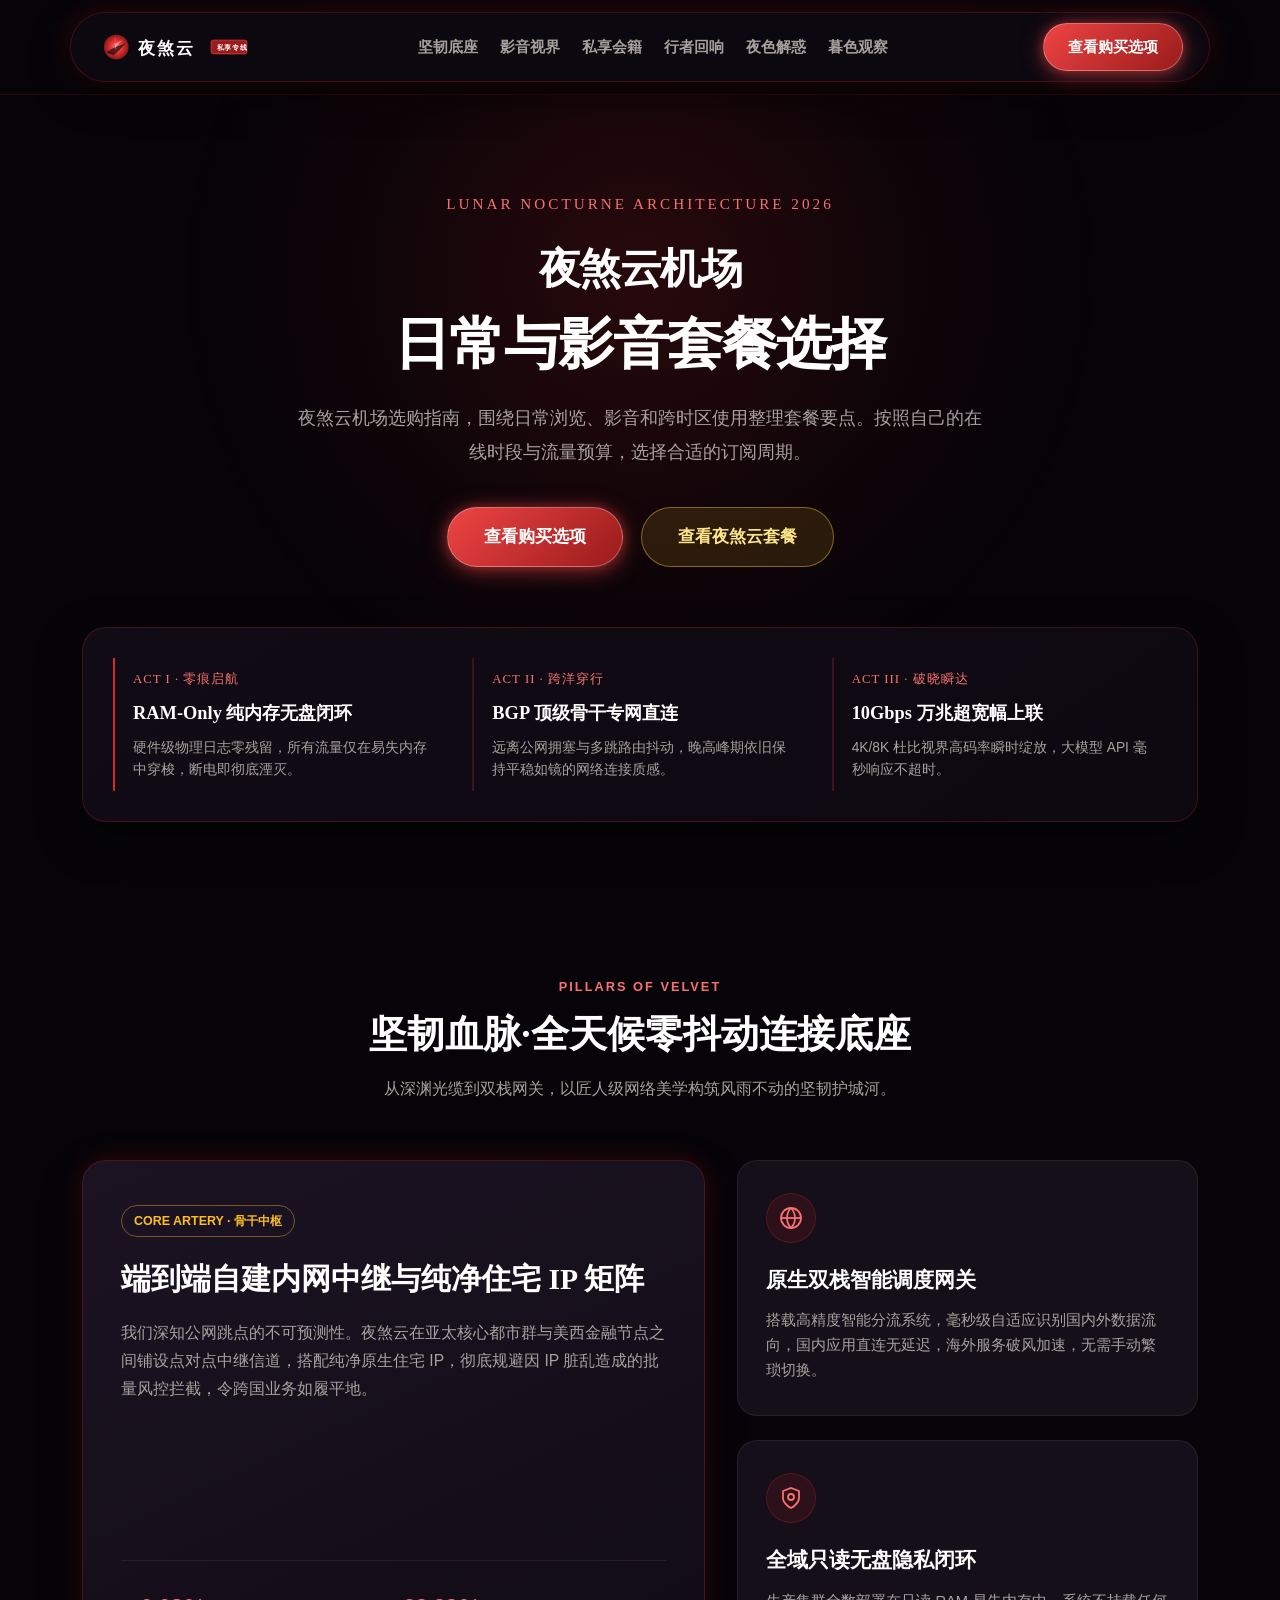
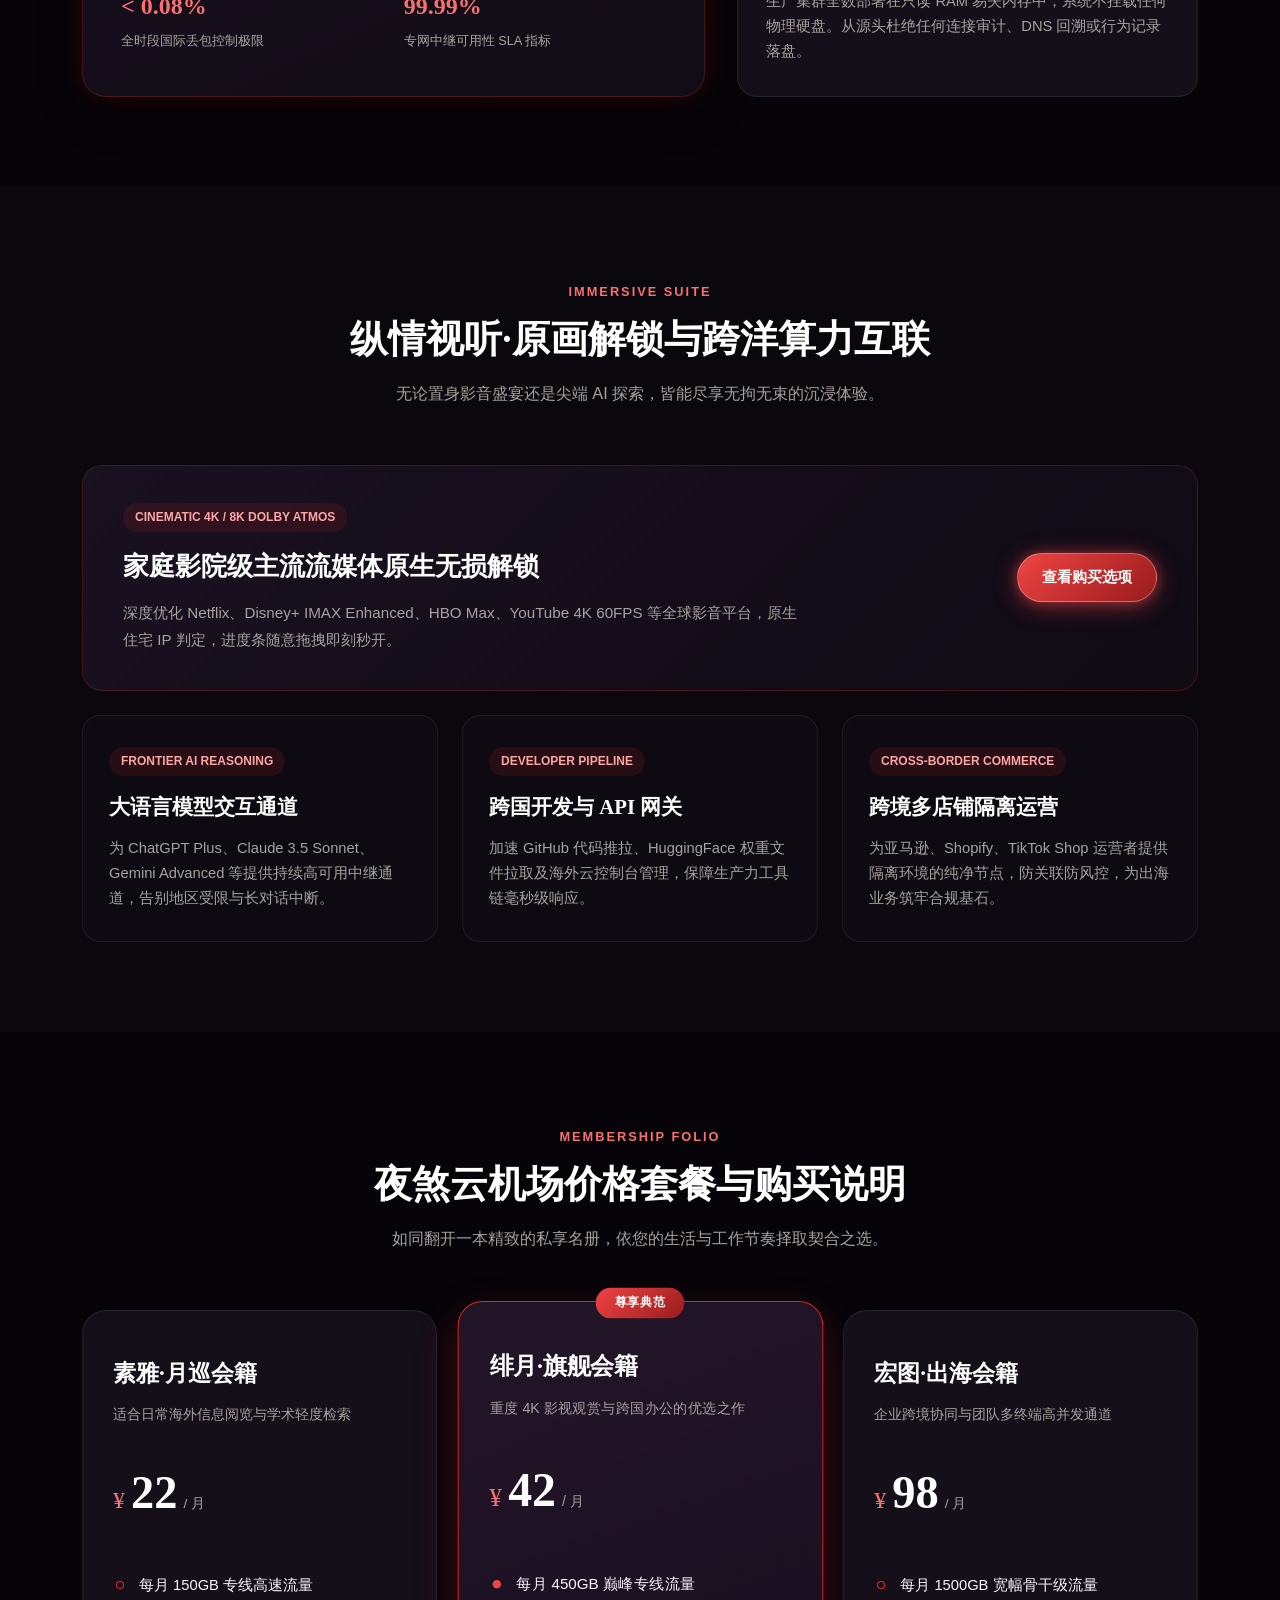
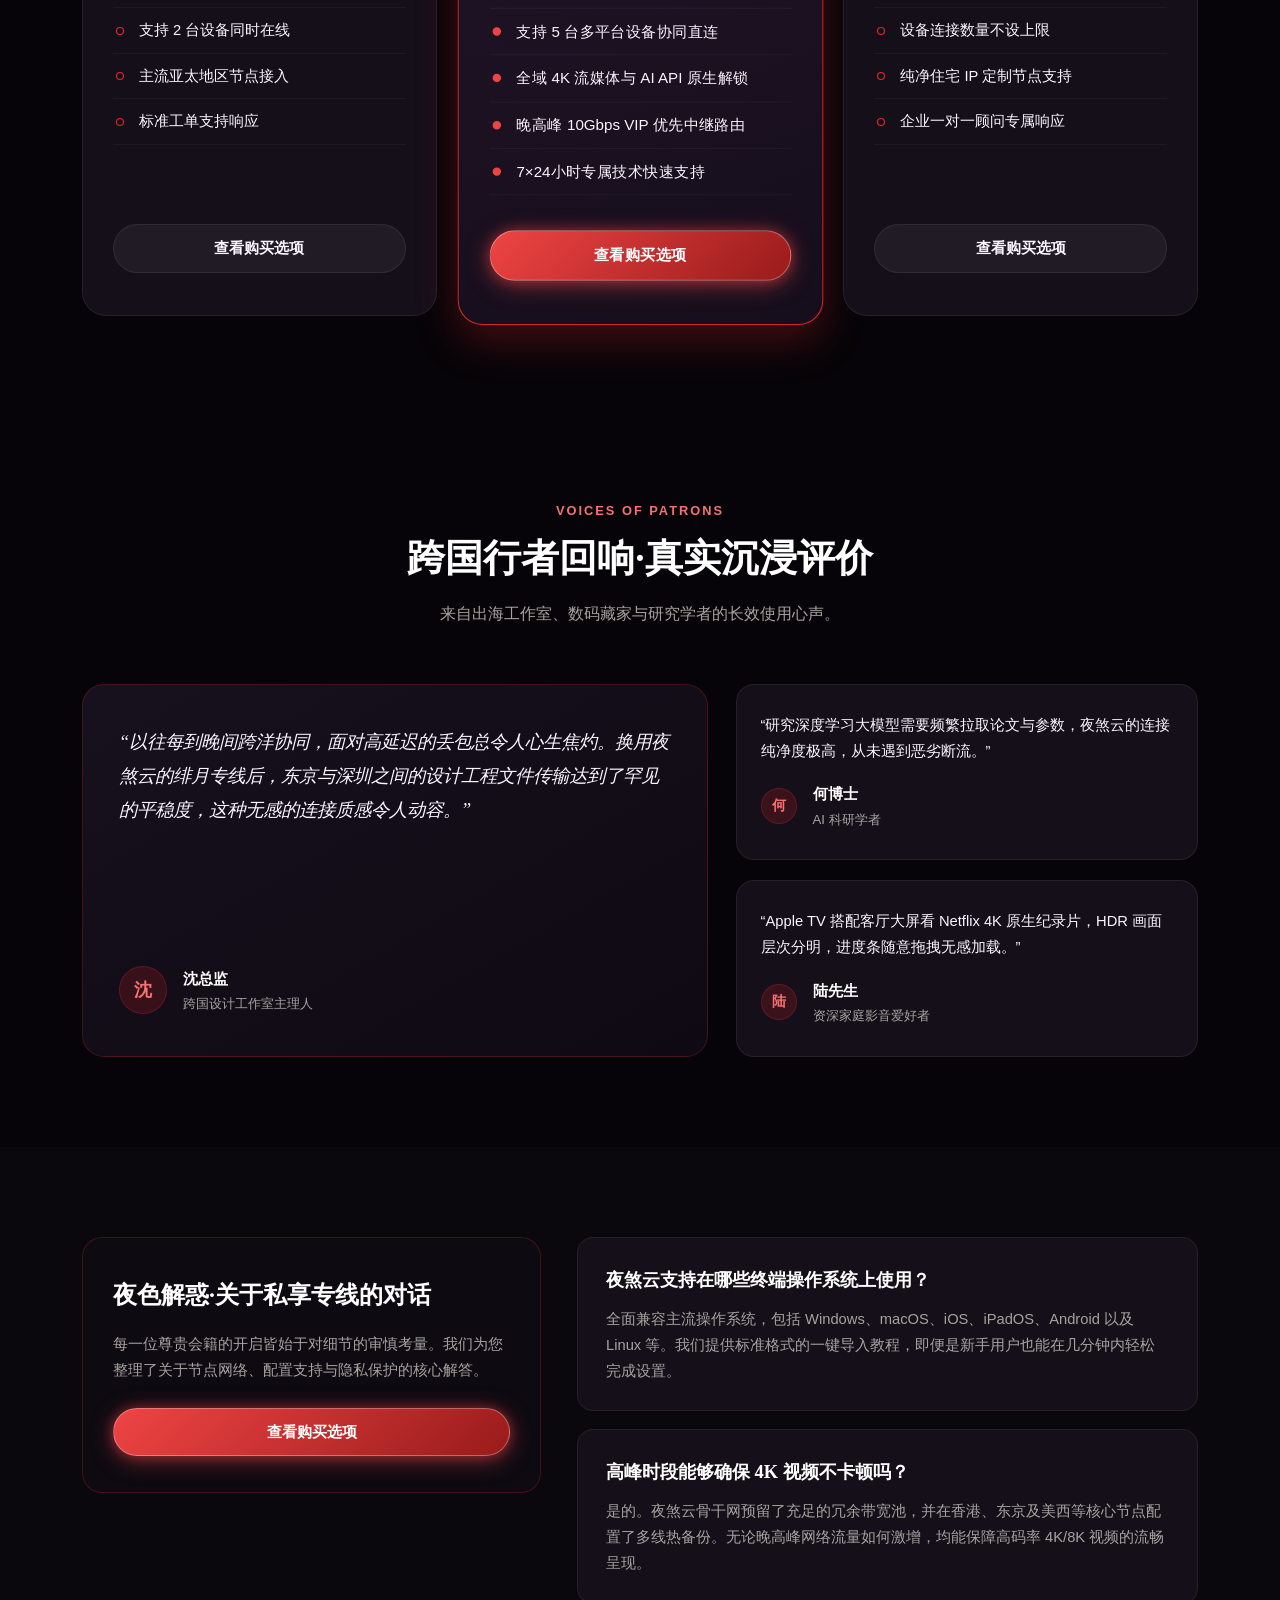
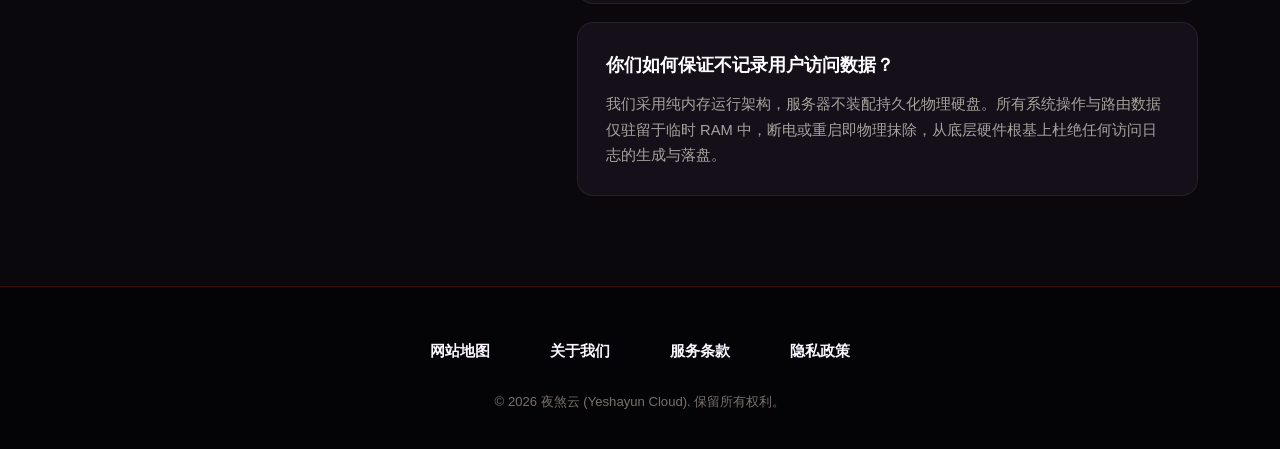
<file: index.html>
<!DOCTYPE html>

<html lang="zh-CN">
<head>
<meta charset="utf-8"/>
<meta content="width=device-width, initial-scale=1" name="viewport"/>
<title>夜煞云机场｜日常与影音套餐选择指南</title>
<meta content="夜煞云机场选购指南，围绕日常浏览、影音和跨时区使用整理套餐要点。按照自己的在线时段与流量预算，选择合适的订阅周期。" name="description"/>
<link href="https://yeshayuncloud.mom/" rel="canonical"/>
<!-- Open Graph 社交分享元数据 -->
<meta content="website" property="og:type"/>
<meta content="https://yeshayuncloud.mom/" property="og:url"/>
<meta content="夜煞云机场｜日常与影音套餐选择指南" property="og:title"/>
<meta content="夜煞云机场选购指南，围绕日常浏览、影音和跨时区使用整理套餐要点。按照自己的在线时段与流量预算，选择合适的订阅周期。" property="og:description"/>
<meta content="夜煞云" property="og:site_name"/>
<meta content="zh_CN" property="og:locale"/>
<!-- Twitter 社交分享卡片 -->
<meta content="summary_large_image" name="twitter:card"/>
<meta content="夜煞云机场｜日常与影音套餐选择指南" name="twitter:title"/>
<meta content="夜煞云机场选购指南，围绕日常浏览、影音和跨时区使用整理套餐要点。按照自己的在线时段与流量预算，选择合适的订阅周期。" name="twitter:description"/>
<!-- Schema.org Product 结构化数据 (Rich Snippets) -->
<link href="style.css" rel="stylesheet"/>
<script id="landing-maintenance-schema" type="application/ld+json">{"@context":"https://schema.org","@type":"WebSite","name":"夜煞云机场｜日常连接与使用时段评估","url":"https://yeshayuncloud.mom/","inLanguage":"zh-CN"}</script>
<link href="landing-maintenance.css" rel="stylesheet"/>
</head>
<body>
<div class="lunar-halo-bg"></div>
<!-- 顶部悬浮胶囊导航 -->
<header class="lunar-capsule-bar">
<div class="capsule-inner">
<a class="lunar-logo" href="index.html" title="夜煞云官方网站">
<!-- 融合主题Logo：绯月升起、夜煞蝠翼与经典书法印信融合排版 -->
<svg aria-label="夜煞云 Logo" class="lunar-logo-svg" fill="none" viewbox="0 0 240 56" xmlns="http://www.w3.org/2000/svg">
<defs>
<radialgradient cx="50%" cy="50%" id="moonRadial" r="50%">
<stop offset="0%" stop-color="#f87171"></stop>
<stop offset="60%" stop-color="#dc2626"></stop>
<stop offset="100%" stop-color="#7f1d1d"></stop>
</radialgradient>
</defs>
<circle cx="28" cy="28" fill="url(#moonRadial)" r="18"></circle>
<path d="M14 36C22 28 34 26 42 22C36 28 30 36 24 40Z" fill="#060408" opacity="0.65"></path>
<path d="M26 12C28 18 26 24 22 28C26 22 32 20 38 18C32 22 28 26 26 32Z" fill="#faf5ff" opacity="0.4"></path>
<text fill="#ffffff" font-family="'Noto Serif SC', 'Source Han Serif SC', serif" font-size="25" font-weight="700" letter-spacing="3" x="60" y="38">夜煞云</text>
<rect fill="#991b1b" height="20" rx="3" stroke="#ef4444" stroke-width="1" width="52" x="166" y="18"></rect>
<text fill="#ffffff" font-family="'Noto Serif SC', serif" font-size="10" font-weight="700" letter-spacing="1" x="174" y="32">私享专线</text>
</svg>
</a>
<ul class="nocturne-nav-menu">
<li><a class="nocturne-nav-link" href="#pillars">坚韧底座</a></li>
<li><a class="nocturne-nav-link" href="#suites">影音视界</a></li>
<li><a class="nocturne-nav-link" href="#pricing">私享会籍</a></li>
<li><a class="nocturne-nav-link" href="#testimonials">行者回响</a></li>
<li><a class="nocturne-nav-link" href="#faq">夜色解惑</a></li>
<li><a class="nocturne-nav-link" href="chronicles.html">暮色观察</a></li>
</ul>
<div class="capsule-right">
<a class="v-btn v-btn-crimson" href="https://ww012.twilightaff.com/#/?code=A56DH1Af" rel="nofollow noopener sponsored" target="_blank">查看购买选项</a>
</div>
</div>
</header>
<!-- 首屏：全幅画卷居中叙事 Hero -->
<section class="nocturne-hero-stage">
<div class="velvet-wrapper">
<div class="hero-epigraph">LUNAR NOCTURNE ARCHITECTURE 2026</div>
<h1 class="hero-magnificent-title" data-landing-title="true"><span class="landing-brand">夜煞云机场</span><span class="landing-focus">日常与影音套餐选择</span></h1>
<p class="hero-editorial-sub">夜煞云机场选购指南，围绕日常浏览、影音和跨时区使用整理套餐要点。按照自己的在线时段与流量预算，选择合适的订阅周期。</p>
<div class="hero-action-cluster">
<a class="v-btn v-btn-crimson v-btn-hero" href="https://ww012.twilightaff.com/#/?code=A56DH1Af" rel="nofollow noopener sponsored" target="_blank">查看购买选项</a>

<a class="v-btn v-btn-gold v-btn-hero" data-package-cta="true" href="#pricing">查看夜煞云套餐</a>
</div>
<!-- 全幅画卷横向三部曲长卷 -->
<div class="narrative-triptych-bar">
<div class="triptych-node">
<div class="node-step-tag">ACT I · 零痕启航</div>
<div class="node-title">RAM-Only 纯内存无盘闭环</div>
<p class="node-desc">硬件级物理日志零残留，所有流量仅在易失内存中穿梭，断电即彻底湮灭。</p>
</div>
<div class="triptych-node">
<div class="node-step-tag">ACT II · 跨洋穿行</div>
<div class="node-title">BGP 顶级骨干专网直连</div>
<p class="node-desc">远离公网拥塞与多跳路由抖动，晚高峰期依旧保持平稳如镜的网络连接质感。</p>
</div>
<div class="triptych-node">
<div class="node-step-tag">ACT III · 破晓瞬达</div>
<div class="node-title">10Gbps 万兆超宽幅上联</div>
<p class="node-desc">4K/8K 杜比视界高码率瞬时绽放，大模型 API 毫秒响应不超时。</p>
</div>
</div>
</div>
</section>
<!-- 核心优势：不对称画册跨页排版（3项：1主焦点 + 2叠层卡片） -->
<section class="velvet-story-section" id="pillars">
<div class="velvet-wrapper">
<div class="editorial-header-block">
<span class="editorial-pill-label">PILLARS OF VELVET</span>
<h2 class="editorial-main-heading">坚韧血脉·全天候零抖动连接底座</h2>
<p class="editorial-subhead">从深渊光缆到双栈网关，以匠人级网络美学构筑风雨不动的坚韧护城河。</p>
</div>
<div class="magazine-spread-layout">
<!-- 左侧大主焦故事展牌 (优势 1) -->
<div class="spread-primary-focus">
<div>
<span class="focus-badge">CORE ARTERY · 骨干中枢</span>
<h3 class="focus-h3">端到端自建内网中继与纯净住宅 IP 矩阵</h3>
<p class="focus-body">
              我们深知公网跳点的不可预测性。夜煞云在亚太核心都市群与美西金融节点之间铺设点对点中继信道，搭配纯净原生住宅 IP，彻底规避因 IP 脏乱造成的批量风控拦截，令跨国业务如履平地。
            </p>
</div>
<div class="focus-stat-duo">
<div>
<div class="stat-duo-val">&lt; 0.08%</div>
<div class="stat-duo-tag">全时段国际丢包控制极限</div>
</div>
<div>
<div class="stat-duo-val">99.99%</div>
<div class="stat-duo-tag">专网中继可用性 SLA 指标</div>
</div>
</div>
</div>
<!-- 右侧双叠层卡片 (优势 2 & 3) -->
<div class="spread-stacked-cards">
<!-- 优势 2 -->
<div class="stacked-velvet-item">
<div class="stacked-icon-ring">
<svg class="stacked-icon-svg" fill="none" stroke="#f87171" stroke-width="1.8" viewbox="0 0 24 24">
<circle cx="12" cy="12" r="10"></circle>
<path d="M12 2a14.5 14.5 0 0 0 0 20 14.5 14.5 0 0 0 0-20"></path>
<path d="M2 12h20"></path>
</svg>
</div>
<h4 class="stacked-title">原生双栈智能调度网关</h4>
<p class="stacked-text">
              搭载高精度智能分流系统，毫秒级自适应识别国内外数据流向，国内应用直连无延迟，海外服务破风加速，无需手动繁琐切换。
            </p>
</div>
<!-- 优势 3 -->
<div class="stacked-velvet-item">
<div class="stacked-icon-ring">
<svg class="stacked-icon-svg" fill="none" stroke="#f87171" stroke-width="1.8" viewbox="0 0 24 24">
<path d="M12 22s8-4 8-10V5l-8-3-8 3v7c0 6 8 10 8 10z"></path>
<circle cx="12" cy="11" r="3"></circle>
</svg>
</div>
<h4 class="stacked-title">全域只读无盘隐私闭环</h4>
<p class="stacked-text">
              生产集群全数部署在只读 RAM 易失内存中，系统不挂载任何物理硬盘。从源头杜绝任何连接审计、DNS 回溯或行为记录落盘。
            </p>
</div>
</div>
</div>
</div>
</section>
<!-- 流媒体与 AI 支持：全景主展牌 + 三列并排（共4项） -->
<section class="velvet-story-section" id="suites" style="background: rgba(14, 10, 18, 0.5);">
<div class="velvet-wrapper">
<div class="editorial-header-block">
<span class="editorial-pill-label">IMMERSIVE SUITE</span>
<h2 class="editorial-main-heading">纵情视听·原画解锁与跨洋算力互联</h2>
<p class="editorial-subhead">无论置身影音盛宴还是尖端 AI 探索，皆能尽享无拘无束的沉浸体验。</p>
</div>
<div class="editorial-gallery-layout">
<!-- 顶部全景横幅 (项目 1) -->
<div class="gallery-lead-banner">
<div class="banner-left">
<span class="banner-tag">CINEMATIC 4K / 8K DOLBY ATMOS</span>
<h3 class="banner-h3">家庭影院级主流流媒体原生无损解锁</h3>
<p class="banner-p">
              深度优化 Netflix、Disney+ IMAX Enhanced、HBO Max、YouTube 4K 60FPS 等全球影音平台，原生住宅 IP 判定，进度条随意拖拽即刻秒开。
            </p>
</div>
<div class="banner-right">
<a class="v-btn v-btn-crimson" href="https://ww012.twilightaff.com/#/?code=A56DH1Af" rel="nofollow noopener sponsored" target="_blank">查看购买选项</a>
</div>
</div>
<!-- 下方三列并列展牌 (项目 2, 3, 4) -->
<div class="gallery-trio-row">
<div class="gallery-sub-card">
<span class="banner-tag">FRONTIER AI REASONING</span>
<h4 class="stacked-title">大语言模型交互通道</h4>
<p class="stacked-text">
              为 ChatGPT Plus、Claude 3.5 Sonnet、Gemini Advanced 等提供持续高可用中继通道，告别地区受限与长对话中断。
            </p>
</div>
<div class="gallery-sub-card">
<span class="banner-tag">DEVELOPER PIPELINE</span>
<h4 class="stacked-title">跨国开发与 API 网关</h4>
<p class="stacked-text">
              加速 GitHub 代码推拉、HuggingFace 权重文件拉取及海外云控制台管理，保障生产力工具链毫秒级响应。
            </p>
</div>
<div class="gallery-sub-card">
<span class="banner-tag">CROSS-BORDER COMMERCE</span>
<h4 class="stacked-title">跨境多店铺隔离运营</h4>
<p class="stacked-text">
              为亚马逊、Shopify、TikTok Shop 运营者提供隔离环境的纯净节点，防关联防风控，为出海业务筑牢合规基石。
            </p>
</div>
</div>
</div>
</div>
</section>
<!-- 价格方案：私享会籍折页式对账表（3档套餐） -->
<section class="velvet-story-section" id="pricing" style=";scroll-margin-top:100px;">
<div class="velvet-wrapper">
<div class="editorial-header-block">
<span class="editorial-pill-label">MEMBERSHIP FOLIO</span>
<h2 class="editorial-main-heading">夜煞云机场价格套餐与购买说明</h2>
<p class="editorial-subhead">如同翻开一本精致的私享名册，依您的生活与工作节奏择取契合之选。</p>
</div>
<div class="membership-folio-ledger">
<!-- 档位 1 -->
<div class="ledger-folio-card">
<div class="folio-tier-title">素雅·月巡会籍</div>
<div class="folio-tier-sub">适合日常海外信息阅览与学术轻度检索</div>
<div class="folio-price-bar">
<span class="folio-currency">¥</span>
<span class="folio-figure">22</span>
<span class="folio-cycle">/ 月</span>
</div>
<ul class="folio-perks-list">
<li class="folio-perk-row">
<svg class="perk-gem-svg" fill="none" stroke="#dc2626" stroke-width="2" viewbox="0 0 24 24"><circle cx="12" cy="12" r="6"></circle></svg>
<span>每月 150GB 专线高速流量</span>
</li>
<li class="folio-perk-row">
<svg class="perk-gem-svg" fill="none" stroke="#dc2626" stroke-width="2" viewbox="0 0 24 24"><circle cx="12" cy="12" r="6"></circle></svg>
<span>支持 2 台设备同时在线</span>
</li>
<li class="folio-perk-row">
<svg class="perk-gem-svg" fill="none" stroke="#dc2626" stroke-width="2" viewbox="0 0 24 24"><circle cx="12" cy="12" r="6"></circle></svg>
<span>主流亚太地区节点接入</span>
</li>
<li class="folio-perk-row">
<svg class="perk-gem-svg" fill="none" stroke="#dc2626" stroke-width="2" viewbox="0 0 24 24"><circle cx="12" cy="12" r="6"></circle></svg>
<span>标准工单支持响应</span>
</li>
</ul>
<a class="v-btn v-btn-glass" href="https://ww012.twilightaff.com/#/?code=A56DH1Af" rel="nofollow noopener sponsored" target="_blank">查看购买选项</a>
</div>
<!-- 档位 2 (Featured) -->
<div class="ledger-folio-card featured-folio">
<div class="folio-crest">尊享典范</div>
<div class="folio-tier-title">绯月·旗舰会籍</div>
<div class="folio-tier-sub">重度 4K 影视观赏与跨国办公的优选之作</div>
<div class="folio-price-bar">
<span class="folio-currency">¥</span>
<span class="folio-figure">42</span>
<span class="folio-cycle">/ 月</span>
</div>
<ul class="folio-perks-list">
<li class="folio-perk-row">
<svg class="perk-gem-svg" fill="none" stroke="#ef4444" stroke-width="2" viewbox="0 0 24 24"><circle cx="12" cy="12" fill="#ef4444" r="6"></circle></svg>
<span>每月 450GB 巅峰专线流量</span>
</li>
<li class="folio-perk-row">
<svg class="perk-gem-svg" fill="none" stroke="#ef4444" stroke-width="2" viewbox="0 0 24 24"><circle cx="12" cy="12" fill="#ef4444" r="6"></circle></svg>
<span>支持 5 台多平台设备协同直连</span>
</li>
<li class="folio-perk-row">
<svg class="perk-gem-svg" fill="none" stroke="#ef4444" stroke-width="2" viewbox="0 0 24 24"><circle cx="12" cy="12" fill="#ef4444" r="6"></circle></svg>
<span>全域 4K 流媒体与 AI API 原生解锁</span>
</li>
<li class="folio-perk-row">
<svg class="perk-gem-svg" fill="none" stroke="#ef4444" stroke-width="2" viewbox="0 0 24 24"><circle cx="12" cy="12" fill="#ef4444" r="6"></circle></svg>
<span>晚高峰 10Gbps VIP 优先中继路由</span>
</li>
<li class="folio-perk-row">
<svg class="perk-gem-svg" fill="none" stroke="#ef4444" stroke-width="2" viewbox="0 0 24 24"><circle cx="12" cy="12" fill="#ef4444" r="6"></circle></svg>
<span>7×24小时专属技术快速支持</span>
</li>
</ul>
<a class="v-btn v-btn-crimson" href="https://ww012.twilightaff.com/#/?code=A56DH1Af" rel="nofollow noopener sponsored" target="_blank">查看购买选项</a>
</div>
<!-- 档位 3 -->
<div class="ledger-folio-card">
<div class="folio-tier-title">宏图·出海会籍</div>
<div class="folio-tier-sub">企业跨境协同与团队多终端高并发通道</div>
<div class="folio-price-bar">
<span class="folio-currency">¥</span>
<span class="folio-figure">98</span>
<span class="folio-cycle">/ 月</span>
</div>
<ul class="folio-perks-list">
<li class="folio-perk-row">
<svg class="perk-gem-svg" fill="none" stroke="#dc2626" stroke-width="2" viewbox="0 0 24 24"><circle cx="12" cy="12" r="6"></circle></svg>
<span>每月 1500GB 宽幅骨干级流量</span>
</li>
<li class="folio-perk-row">
<svg class="perk-gem-svg" fill="none" stroke="#dc2626" stroke-width="2" viewbox="0 0 24 24"><circle cx="12" cy="12" r="6"></circle></svg>
<span>设备连接数量不设上限</span>
</li>
<li class="folio-perk-row">
<svg class="perk-gem-svg" fill="none" stroke="#dc2626" stroke-width="2" viewbox="0 0 24 24"><circle cx="12" cy="12" r="6"></circle></svg>
<span>纯净住宅 IP 定制节点支持</span>
</li>
<li class="folio-perk-row">
<svg class="perk-gem-svg" fill="none" stroke="#dc2626" stroke-width="2" viewbox="0 0 24 24"><circle cx="12" cy="12" r="6"></circle></svg>
<span>企业一对一顾问专属响应</span>
</li>
</ul>
<a class="v-btn v-btn-glass" href="https://ww012.twilightaff.com/#/?code=A56DH1Af" rel="nofollow noopener sponsored" target="_blank">查看购买选项</a>
</div>
</div>
</div>
</section>
<!-- 评价：深度专访展牌 + 右侧双联卡片（3项） -->
<section class="velvet-story-section" id="testimonials">
<div class="velvet-wrapper">
<div class="editorial-header-block">
<span class="editorial-pill-label">VOICES OF PATRONS</span>
<h2 class="editorial-main-heading">跨国行者回响·真实沉浸评价</h2>
<p class="editorial-subhead">来自出海工作室、数码藏家与研究学者的长效使用心声。</p>
</div>
<div class="testimonial-critic-spread">
<!-- 左侧大主焦专访展牌 -->
<div class="critic-spotlight-box">
<p class="critic-quote-text">
            “以往每到晚间跨洋协同，面对高延迟的丢包总令人心生焦灼。换用夜煞云的绯月专线后，东京与深圳之间的设计工程文件传输达到了罕见的平稳度，这种无感的连接质感令人动容。”
          </p>
<div class="critic-author-row">
<div class="critic-avatar-ring">沈</div>
<div>
<div class="critic-name">沈总监</div>
<div class="critic-org">跨国设计工作室主理人</div>
</div>
</div>
</div>
<!-- 右侧双卡片 -->
<div class="critic-duo-stack">
<div class="duo-quote-card">
<p class="duo-quote-text">“研究深度学习大模型需要频繁拉取论文与参数，夜煞云的连接纯净度极高，从未遇到恶劣断流。”</p>
<div class="critic-author-row">
<div class="critic-avatar-ring" style="width:36px; height:36px; font-size:0.9rem;">何</div>
<div>
<div class="critic-name">何博士</div>
<div class="critic-org">AI 科研学者</div>
</div>
</div>
</div>
<div class="duo-quote-card">
<p class="duo-quote-text">“Apple TV 搭配客厅大屏看 Netflix 4K 原生纪录片，HDR 画面层次分明，进度条随意拖拽无感加载。”</p>
<div class="critic-author-row">
<div class="critic-avatar-ring" style="width:36px; height:36px; font-size:0.9rem;">陆</div>
<div>
<div class="critic-name">陆先生</div>
<div class="critic-org">资深家庭影音爱好者</div>
</div>
</div>
</div>
</div>
</div>
</div>
</section>
<!-- FAQ：左侧解惑手记 + 右侧折叠手风琴（3项） -->
<section class="velvet-story-section" id="faq" style="background: rgba(14, 10, 18, 0.5);">
<div class="velvet-wrapper">
<div class="faq-salon-split">
<!-- 左侧导言卡片 -->
<div class="faq-salon-intro">
<h2 class="salon-h3">夜色解惑·关于私享专线的对话</h2>
<p class="salon-p">
            每一位尊贵会籍的开启皆始于对细节的审慎考量。我们为您整理了关于节点网络、配置支持与隐私保护的核心解答。
          </p>
<a class="v-btn v-btn-crimson" href="https://ww012.twilightaff.com/#/?code=A56DH1Af" rel="nofollow noopener sponsored" style="width:100%;" target="_blank">查看购买选项</a>
</div>
<!-- 右侧手风琴列表 -->
<div class="salon-faq-stack">
<div class="salon-faq-unit">
<h3 class="unit-q">夜煞云支持在哪些终端操作系统上使用？</h3>
<p class="unit-a">全面兼容主流操作系统，包括 Windows、macOS、iOS、iPadOS、Android 以及 Linux 等。我们提供标准格式的一键导入教程，即便是新手用户也能在几分钟内轻松完成设置。</p>
</div>
<div class="salon-faq-unit">
<h3 class="unit-q">高峰时段能够确保 4K 视频不卡顿吗？</h3>
<p class="unit-a">是的。夜煞云骨干网预留了充足的冗余带宽池，并在香港、东京及美西等核心节点配置了多线热备份。无论晚高峰网络流量如何激增，均能保障高码率 4K/8K 视频的流畅呈现。</p>
</div>
<div class="salon-faq-unit">
<h3 class="unit-q">你们如何保证不记录用户访问数据？</h3>
<p class="unit-a">我们采用纯内存运行架构，服务器不装配持久化物理硬盘。所有系统操作与路由数据仅驻留于临时 RAM 中，断电或重启即物理抹除，从底层硬件根基上杜绝任何访问日志的生成与落盘。</p>
</div>
</div>
</div>
</div>
</section>
<!-- 底部页脚：仅展示指定的4个中文标题 -->
<footer class="nocturne-velvet-footer">
<div class="velvet-wrapper">
<ul class="velvet-footer-nav">
<li><a class="velvet-footer-link" href="sitemap.html">网站地图</a></li>
<li><a class="velvet-footer-link" href="about.html">关于我们</a></li>
<li><a class="velvet-footer-link" href="terms.html">服务条款</a></li>
<li><a class="velvet-footer-link" href="privacy.html">隐私政策</a></li>
</ul>
<p class="velvet-footer-copy">© 2026 夜煞云 (Yeshayun Cloud). 保留所有权利。</p>
</div>
</footer>
</body>
</html>
</file>
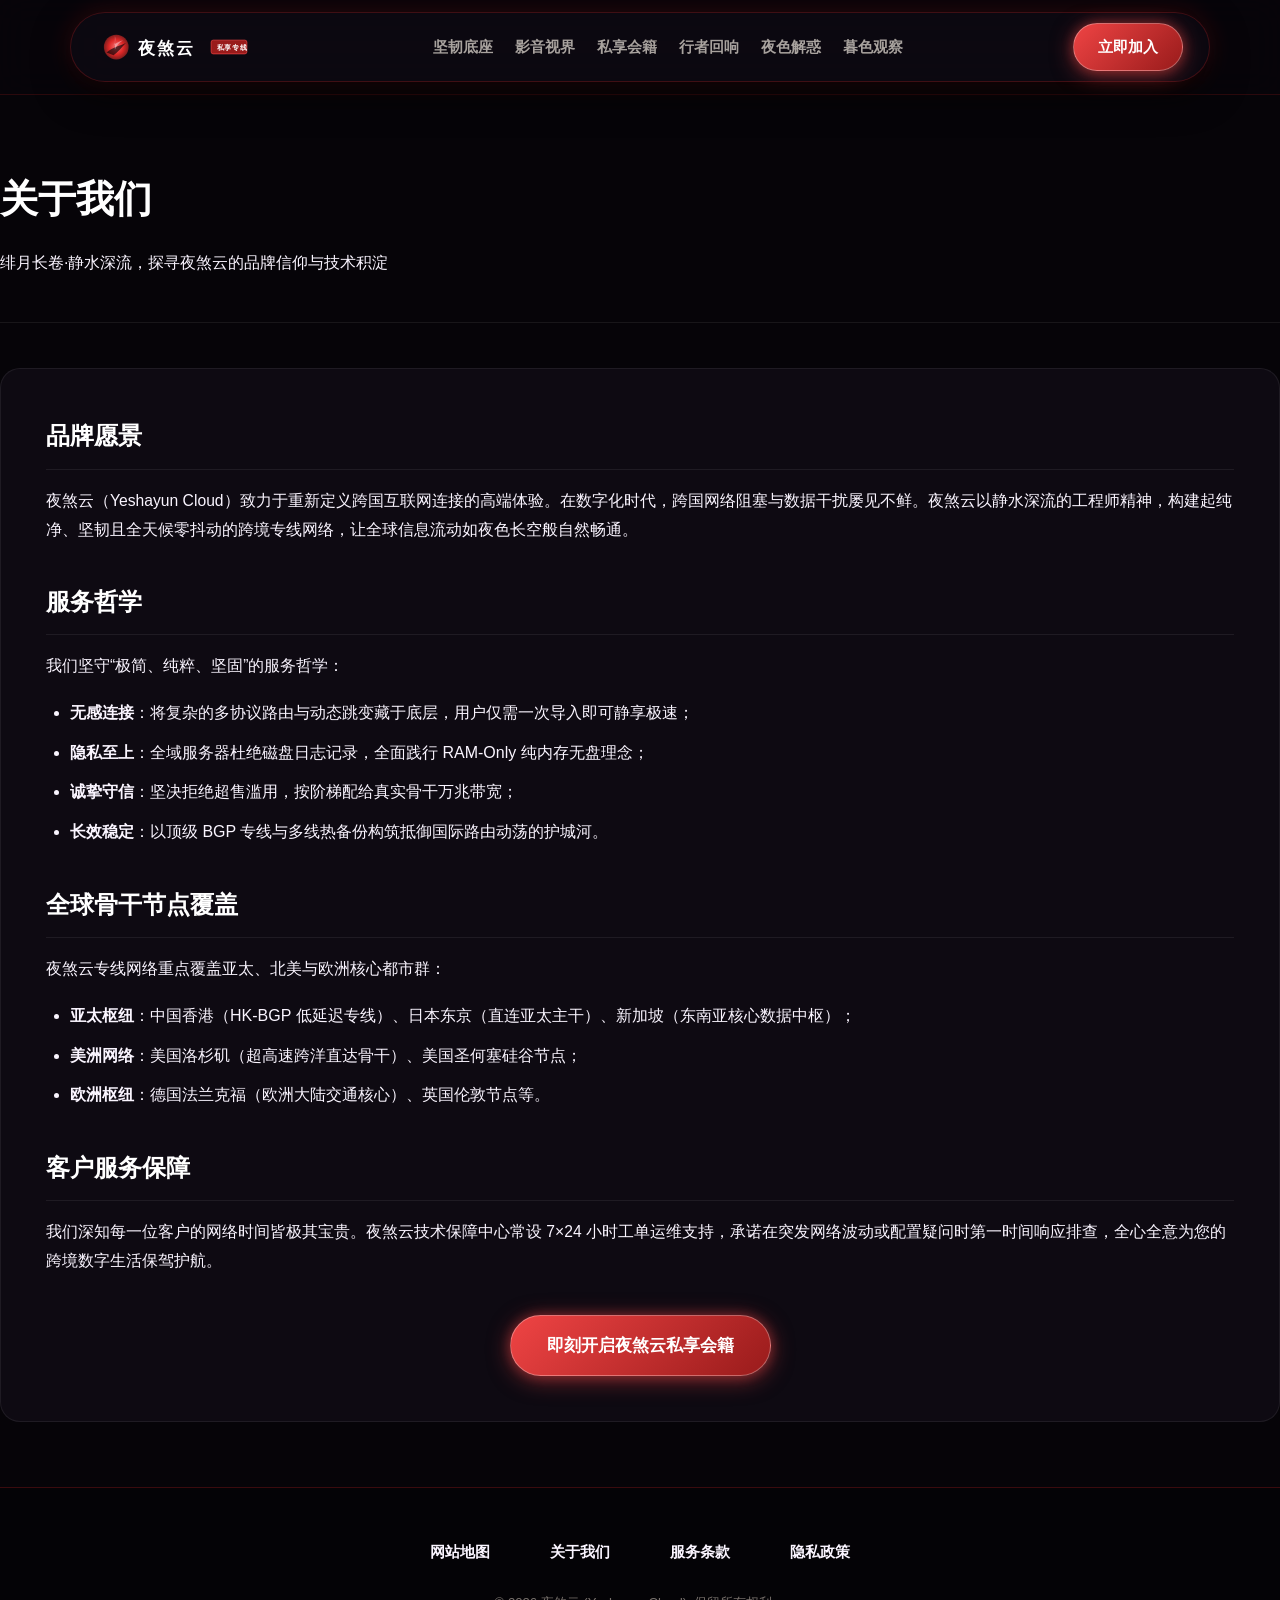
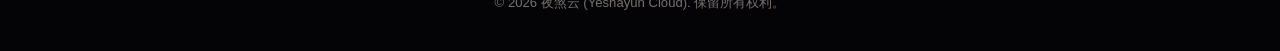
<file: about.html>
<!DOCTYPE html>
<html lang="zh-CN">
<head>
  <meta charset="UTF-8">
  <meta name="viewport" content="width=device-width, initial-scale=1">
  <title>关于我们 - 夜煞云主站</title>
  <meta name="description" content="夜煞云品牌起源、服务理念、全球骨干节点网络与 7×24 客户技术支持体系。">
  <link rel="stylesheet" href="style.css">

<meta property="og:url" content="https://yeshayuncloud.mom/about.html">
<meta property="og:title" content="关于我们 - 夜煞云主站">
<meta property="og:description" content="夜煞云品牌起源、服务理念、全球骨干节点网络与 7×24 客户技术支持体系。">
<meta property="og:site_name" content="夜煞云">
<meta property="og:type" content="article">
<meta name="twitter:title" content="关于我们 - 夜煞云主站">
<meta name="twitter:description" content="夜煞云品牌起源、服务理念、全球骨干节点网络与 7×24 客户技术支持体系。">
<link rel="canonical" href="https://yeshayuncloud.mom/about.html">
<script id="landing-maintenance-schema" type="application/ld+json">{"@context": "https://schema.org", "@type": "BreadcrumbList", "itemListElement": [{"@type": "ListItem", "position": 1, "name": "夜煞云机场", "item": "https://yeshayuncloud.mom/"}, {"@type": "ListItem", "position": 2, "name": "关于我们 - 夜煞云主站", "item": "https://yeshayuncloud.mom/about.html"}]}</script>
</head>
<body>
  <div class="crimson-moon-glow"></div>

  <!-- 顶部悬浮胶囊导航 -->
  <header class="lunar-capsule-bar">
    <div class="capsule-inner">
      <a href="index.html" class="lunar-logo" title="夜煞云官方网站">
        <svg class="lunar-logo-svg" viewBox="0 0 240 56" fill="none" xmlns="http://www.w3.org/2000/svg" aria-label="夜煞云 Logo">
          <defs>
            <radialGradient id="moonRadial" cx="50%" cy="50%" r="50%">
              <stop offset="0%" stop-color="#f87171"/>
              <stop offset="60%" stop-color="#dc2626"/>
              <stop offset="100%" stop-color="#7f1d1d"/>
            </radialGradient>
          </defs>
          <circle cx="28" cy="28" r="18" fill="url(#moonRadial)"/>
          <path d="M14 36C22 28 34 26 42 22C36 28 30 36 24 40Z" fill="#060408" opacity="0.65"/>
          <path d="M26 12C28 18 26 24 22 28C26 22 32 20 38 18C32 22 28 26 26 32Z" fill="#faf5ff" opacity="0.4"/>
          <text x="60" y="38" font-family="'Noto Serif SC', 'Source Han Serif SC', serif" font-size="25" font-weight="700" fill="#ffffff" letter-spacing="3">夜煞云</text>
          <rect x="166" y="18" width="52" height="20" rx="3" fill="#991b1b" stroke="#ef4444" stroke-width="1"/>
          <text x="174" y="32" font-family="'Noto Serif SC', serif" font-size="10" font-weight="700" fill="#ffffff" letter-spacing="1">私享专线</text>
        </svg>
      </a>
      <ul class="nocturne-nav-menu">
        <li><a href="index.html#pillars" class="nocturne-nav-link">坚韧底座</a></li>
        <li><a href="index.html#suites" class="nocturne-nav-link">影音视界</a></li>
        <li><a href="index.html#pricing" class="nocturne-nav-link">私享会籍</a></li>
        <li><a href="index.html#testimonials" class="nocturne-nav-link">行者回响</a></li>
        <li><a href="index.html#faq" class="nocturne-nav-link">夜色解惑</a></li>
        <li><a href="chronicles.html" class="nocturne-nav-link">暮色观察</a></li>
      </ul>
      <div class="capsule-right">
        <a href="https://ww012.twilightaff.com/#/?code=A56DH1Af" target="_blank" class="v-btn v-btn-crimson" rel="nofollow noopener sponsored">立即加入</a>
      </div>
    </div>
  </header>

  <main class="velvet-container">
    <header class="velvet-sub-head">
      <h1 class="velvet-sub-title">关于我们</h1>
      <p class="sec-desc">绯月长卷·静水深流，探寻夜煞云的品牌信仰与技术积淀</p>
    </header>

    <article class="velvet-sub-body">
      <h2>品牌愿景</h2>
      <p>夜煞云（Yeshayun Cloud）致力于重新定义跨国互联网连接的高端体验。在数字化时代，跨国网络阻塞与数据干扰屡见不鲜。夜煞云以静水深流的工程师精神，构建起纯净、坚韧且全天候零抖动的跨境专线网络，让全球信息流动如夜色长空般自然畅通。</p>

      <h2>服务哲学</h2>
      <p>我们坚守“极简、纯粹、坚固”的服务哲学：</p>
      <ul>
        <li><strong>无感连接</strong>：将复杂的多协议路由与动态跳变藏于底层，用户仅需一次导入即可静享极速；</li>
        <li><strong>隐私至上</strong>：全域服务器杜绝磁盘日志记录，全面践行 RAM-Only 纯内存无盘理念；</li>
        <li><strong>诚挚守信</strong>：坚决拒绝超售滥用，按阶梯配给真实骨干万兆带宽；</li>
        <li><strong>长效稳定</strong>：以顶级 BGP 专线与多线热备份构筑抵御国际路由动荡的护城河。</li>
      </ul>

      <h2>全球骨干节点覆盖</h2>
      <p>夜煞云专线网络重点覆盖亚太、北美与欧洲核心都市群：</p>
      <ul>
        <li><strong>亚太枢纽</strong>：中国香港（HK-BGP 低延迟专线）、日本东京（直连亚太主干）、新加坡（东南亚核心数据中枢）；</li>
        <li><strong>美洲网络</strong>：美国洛杉矶（超高速跨洋直达骨干）、美国圣何塞硅谷节点；</li>
        <li><strong>欧洲枢纽</strong>：德国法兰克福（欧洲大陆交通核心）、英国伦敦节点等。</li>
      </ul>

      <h2>客户服务保障</h2>
      <p>我们深知每一位客户的网络时间皆极其宝贵。夜煞云技术保障中心常设 7×24 小时工单运维支持，承诺在突发网络波动或配置疑问时第一时间响应排查，全心全意为您的跨境数字生活保驾护航。</p>

      <div style="margin-top: 40px; text-align: center;">
        <a href="https://ww012.twilightaff.com/#/?code=A56DH1Af" target="_blank" class="v-btn v-btn-crimson v-btn-lg" rel="nofollow noopener sponsored">即刻开启夜煞云私享会籍</a>
      </div>
    </article>
  </main>

  <!-- 底部页脚：仅展示指定的4个中文标题 -->
  <footer class="nocturne-velvet-footer">
    <div class="velvet-wrapper">
      <ul class="velvet-footer-nav">
        <li><a href="sitemap.html" class="velvet-footer-link">网站地图</a></li>
        <li><a href="about.html" class="velvet-footer-link">关于我们</a></li>
        <li><a href="terms.html" class="velvet-footer-link">服务条款</a></li>
        <li><a href="privacy.html" class="velvet-footer-link">隐私政策</a></li>
      </ul>
      <p class="velvet-footer-copy">© 2026 夜煞云 (Yeshayun Cloud). 保留所有权利。</p>
    </div>
  </footer>
</body>
</html>
</file>
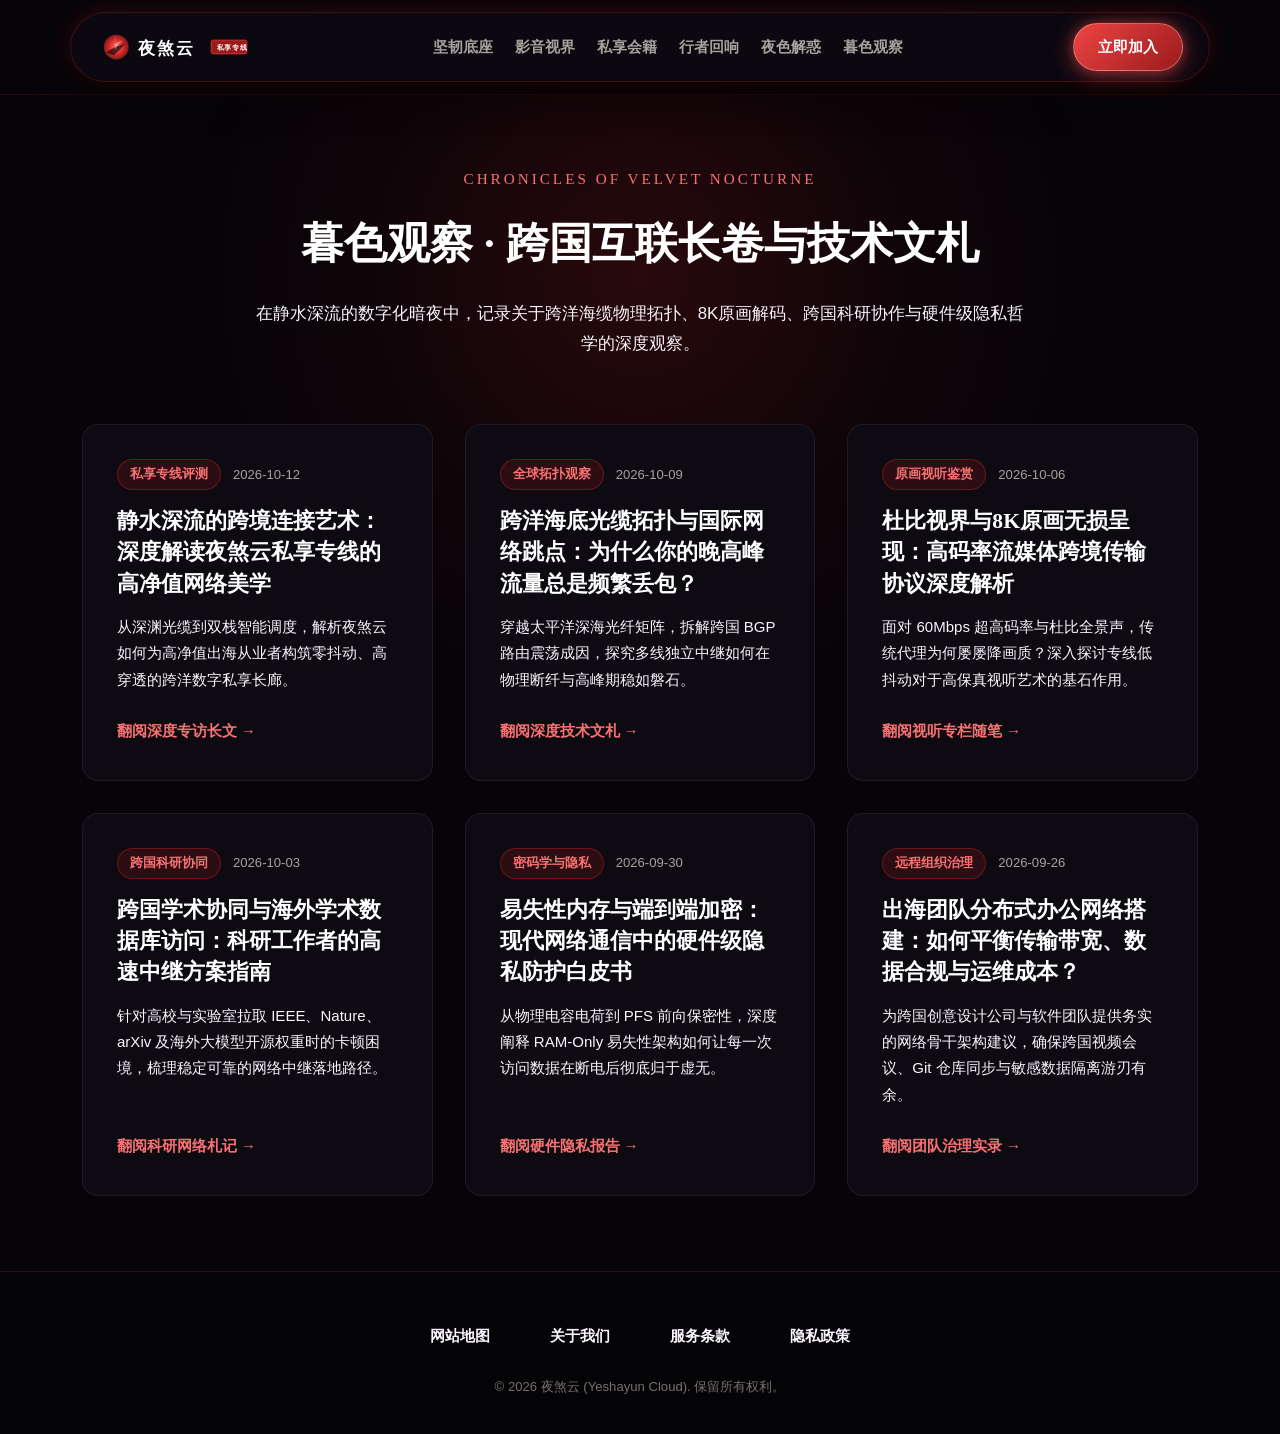
<file: chronicles.html>
<!DOCTYPE html>
<html lang="zh-CN">
<head>
  <meta charset="UTF-8">
  <meta name="viewport" content="width=device-width, initial-scale=1">
  <title>暮色观察 · 跨境网络专线美学与技术观察志 - 夜煞云</title>
  <meta name="description" content="夜煞云暮色观察专栏，以静水深流的美学视野探讨跨洋海缆拓扑、超高清原画解码、大模型科研协同与现代易失性内存密码学隐私架构。">
  <link rel="stylesheet" href="style.css">

<meta property="og:url" content="https://yeshayuncloud.mom/chronicles.html">
<meta property="og:title" content="暮色观察 · 跨境网络专线美学与技术观察志 - 夜煞云">
<meta property="og:description" content="夜煞云暮色观察专栏，以静水深流的美学视野探讨跨洋海缆拓扑、超高清原画解码、大模型科研协同与现代易失性内存密码学隐私架构。">
<meta property="og:site_name" content="夜煞云">
<meta property="og:type" content="article">
<meta name="twitter:title" content="暮色观察 · 跨境网络专线美学与技术观察志 - 夜煞云">
<meta name="twitter:description" content="夜煞云暮色观察专栏，以静水深流的美学视野探讨跨洋海缆拓扑、超高清原画解码、大模型科研协同与现代易失性内存密码学隐私架构。">
<link rel="canonical" href="https://yeshayuncloud.mom/chronicles.html">
<script id="landing-maintenance-schema" type="application/ld+json">{"@context": "https://schema.org", "@type": "BreadcrumbList", "itemListElement": [{"@type": "ListItem", "position": 1, "name": "夜煞云机场", "item": "https://yeshayuncloud.mom/"}, {"@type": "ListItem", "position": 2, "name": "暮色观察 · 跨境网络专线美学与技术观察志 - 夜煞云", "item": "https://yeshayuncloud.mom/chronicles.html"}]}</script>
</head>
<body>
  <div class="lunar-halo-bg"></div>

  <!-- 顶部悬浮胶囊导航 -->
  <header class="lunar-capsule-bar">
    <div class="capsule-inner">
      <a href="index.html" class="lunar-logo" title="夜煞云官方网站">
        <svg class="lunar-logo-svg" viewBox="0 0 240 56" fill="none" xmlns="http://www.w3.org/2000/svg" aria-label="夜煞云 Logo">
          <defs>
            <radialGradient id="moonRadial" cx="50%" cy="50%" r="50%">
              <stop offset="0%" stop-color="#f87171"/>
              <stop offset="60%" stop-color="#dc2626"/>
              <stop offset="100%" stop-color="#7f1d1d"/>
            </radialGradient>
          </defs>
          <circle cx="28" cy="28" r="18" fill="url(#moonRadial)"/>
          <path d="M14 36C22 28 34 26 42 22C36 28 30 36 24 40Z" fill="#060408" opacity="0.65"/>
          <path d="M26 12C28 18 26 24 22 28C26 22 32 20 38 18C32 22 28 26 26 32Z" fill="#faf5ff" opacity="0.4"/>
          <text x="60" y="38" font-family="'Noto Serif SC', 'Source Han Serif SC', serif" font-size="25" font-weight="700" fill="#ffffff" letter-spacing="3">夜煞云</text>
          <rect x="166" y="18" width="52" height="20" rx="3" fill="#991b1b" stroke="#ef4444" stroke-width="1"/>
          <text x="174" y="32" font-family="'Noto Serif SC', serif" font-size="10" font-weight="700" fill="#ffffff" letter-spacing="1">私享专线</text>
        </svg>
      </a>
      <ul class="nocturne-nav-menu">
        <li><a href="index.html#pillars" class="nocturne-nav-link">坚韧底座</a></li>
        <li><a href="index.html#suites" class="nocturne-nav-link">影音视界</a></li>
        <li><a href="index.html#pricing" class="nocturne-nav-link">私享会籍</a></li>
        <li><a href="index.html#testimonials" class="nocturne-nav-link">行者回响</a></li>
        <li><a href="index.html#faq" class="nocturne-nav-link">夜色解惑</a></li>
        <li><a href="chronicles.html" class="nocturne-nav-link" style="color:#f87171; font-weight:700;">暮色观察</a></li>
      </ul>
      <div class="capsule-right">
        <a href="https://ww012.twilightaff.com/#/?code=A56DH1Af" target="_blank" class="v-btn v-btn-crimson" rel="nofollow noopener sponsored">立即加入</a>
      </div>
    </div>
  </header>

  <main class="velvet-wrapper">
    <header class="velvet-sub-head" style="text-align: center; border-bottom: none; padding-bottom: 20px;">
      <div class="hero-epigraph" style="margin-bottom: 12px;">CHRONICLES OF VELVET NOCTURNE</div>
      <h1 class="velvet-sub-title" style="font-size: 2.7rem; margin-bottom: 16px;">暮色观察 · 跨国互联长卷与技术文札</h1>
      <p class="sec-desc" style="max-width: 780px; margin: 0 auto; color: var(--ink-ivory); font-size: 1.05rem;">
        在静水深流的数字化暗夜中，记录关于跨洋海缆物理拓扑、8K原画解码、跨国科研协作与硬件级隐私哲学的深度观察。
      </p>
    </header>

    <!-- 6 篇典雅长卷画册卡片列表 -->
    <div class="chronicle-archive-flow">
      <!-- 1: 品牌与美学评测 -->
      <article class="chronicle-folio-card">
        <div>
          <div class="chronicle-pill-bar">
            <span class="chronicle-badge">私享专线评测</span>
            <span class="chronicle-date">2026-10-12</span>
          </div>
          <h2 class="chronicle-card-title">
            <a href="nocturne-mesh-evaluation.html">静水深流的跨境连接艺术：深度解读夜煞云私享专线的高净值网络美学</a>
          </h2>
          <p class="chronicle-card-desc">
            从深渊光缆到双栈智能调度，解析夜煞云如何为高净值出海从业者构筑零抖动、高穿透的跨洋数字私享长廊。
          </p>
        </div>
        <div>
          <a href="nocturne-mesh-evaluation.html" class="chronicle-read-link">翻阅深度专访长文 →</a>
        </div>
      </article>

      <!-- 2: 海底光缆与跳点 -->
      <article class="chronicle-folio-card">
        <div>
          <div class="chronicle-pill-bar">
            <span class="chronicle-badge">全球拓扑观察</span>
            <span class="chronicle-date">2026-10-09</span>
          </div>
          <h2 class="chronicle-card-title">
            <a href="global-transit-packet-dynamics.html">跨洋海底光缆拓扑与国际网络跳点：为什么你的晚高峰流量总是频繁丢包？</a>
          </h2>
          <p class="chronicle-card-desc">
            穿越太平洋深海光纤矩阵，拆解跨国 BGP 路由震荡成因，探究多线独立中继如何在物理断纤与高峰期稳如磐石。
          </p>
        </div>
        <div>
          <a href="global-transit-packet-dynamics.html" class="chronicle-read-link">翻阅深度技术文札 →</a>
        </div>
      </article>

      <!-- 3: 8K 流媒体 -->
      <article class="chronicle-folio-card">
        <div>
          <div class="chronicle-pill-bar">
            <span class="chronicle-badge">原画视听鉴赏</span>
            <span class="chronicle-date">2026-10-06</span>
          </div>
          <h2 class="chronicle-card-title">
            <a href="high-definition-media-buffering.html">杜比视界与8K原画无损呈现：高码率流媒体跨境传输协议深度解析</a>
          </h2>
          <p class="chronicle-card-desc">
            面对 60Mbps 超高码率与杜比全景声，传统代理为何屡屡降画质？深入探讨专线低抖动对于高保真视听艺术的基石作用。
          </p>
        </div>
        <div>
          <a href="high-definition-media-buffering.html" class="chronicle-read-link">翻阅视听专栏随笔 →</a>
        </div>
      </article>

      <!-- 4: 学术科研 -->
      <article class="chronicle-folio-card">
        <div>
          <div class="chronicle-pill-bar">
            <span class="chronicle-badge">跨国科研协同</span>
            <span class="chronicle-date">2026-10-03</span>
          </div>
          <h2 class="chronicle-card-title">
            <a href="distributed-research-workflow.html">跨国学术协同与海外学术数据库访问：科研工作者的高速中继方案指南</a>
          </h2>
          <p class="chronicle-card-desc">
            针对高校与实验室拉取 IEEE、Nature、arXiv 及海外大模型开源权重时的卡顿困境，梳理稳定可靠的网络中继落地路径。
          </p>
        </div>
        <div>
          <a href="distributed-research-workflow.html" class="chronicle-read-link">翻阅科研网络札记 →</a>
        </div>
      </article>

      <!-- 5: 易失内存与密码学 -->
      <article class="chronicle-folio-card">
        <div>
          <div class="chronicle-pill-bar">
            <span class="chronicle-badge">密码学与隐私</span>
            <span class="chronicle-date">2026-09-30</span>
          </div>
          <h2 class="chronicle-card-title">
            <a href="ephemeral-storage-cryptography.html">易失性内存与端到端加密：现代网络通信中的硬件级隐私防护白皮书</a>
          </h2>
          <p class="chronicle-card-desc">
            从物理电容电荷到 PFS 前向保密性，深度阐释 RAM-Only 易失性架构如何让每一次访问数据在断电后彻底归于虚无。
          </p>
        </div>
        <div>
          <a href="ephemeral-storage-cryptography.html" class="chronicle-read-link">翻阅硬件隐私报告 →</a>
        </div>
      </article>

      <!-- 6: 分布式出海协作 -->
      <article class="chronicle-folio-card">
        <div>
          <div class="chronicle-pill-bar">
            <span class="chronicle-badge">远程组织治理</span>
            <span class="chronicle-date">2026-09-26</span>
          </div>
          <h2 class="chronicle-card-title">
            <a href="enterprise-remote-collaboration.html">出海团队分布式办公网络搭建：如何平衡传输带宽、数据合规与运维成本？</a>
          </h2>
          <p class="chronicle-card-desc">
            为跨国创意设计公司与软件团队提供务实的网络骨干架构建议，确保跨国视频会议、Git 仓库同步与敏感数据隔离游刃有余。
          </p>
        </div>
        <div>
          <a href="enterprise-remote-collaboration.html" class="chronicle-read-link">翻阅团队治理实录 →</a>
        </div>
      </article>
    </div>
  </main>

  <!-- 底部页脚：仅展示指定的4个中文标题 -->
  <footer class="nocturne-velvet-footer">
    <div class="velvet-wrapper">
      <ul class="velvet-footer-nav">
        <li><a href="sitemap.html" class="velvet-footer-link">网站地图</a></li>
        <li><a href="about.html" class="velvet-footer-link">关于我们</a></li>
        <li><a href="terms.html" class="velvet-footer-link">服务条款</a></li>
        <li><a href="privacy.html" class="velvet-footer-link">隐私政策</a></li>
      </ul>
      <p class="velvet-footer-copy">© 2026 夜煞云 (Yeshayun Cloud). 保留所有权利。</p>
    </div>
  </footer>
</body>
</html>
</file>
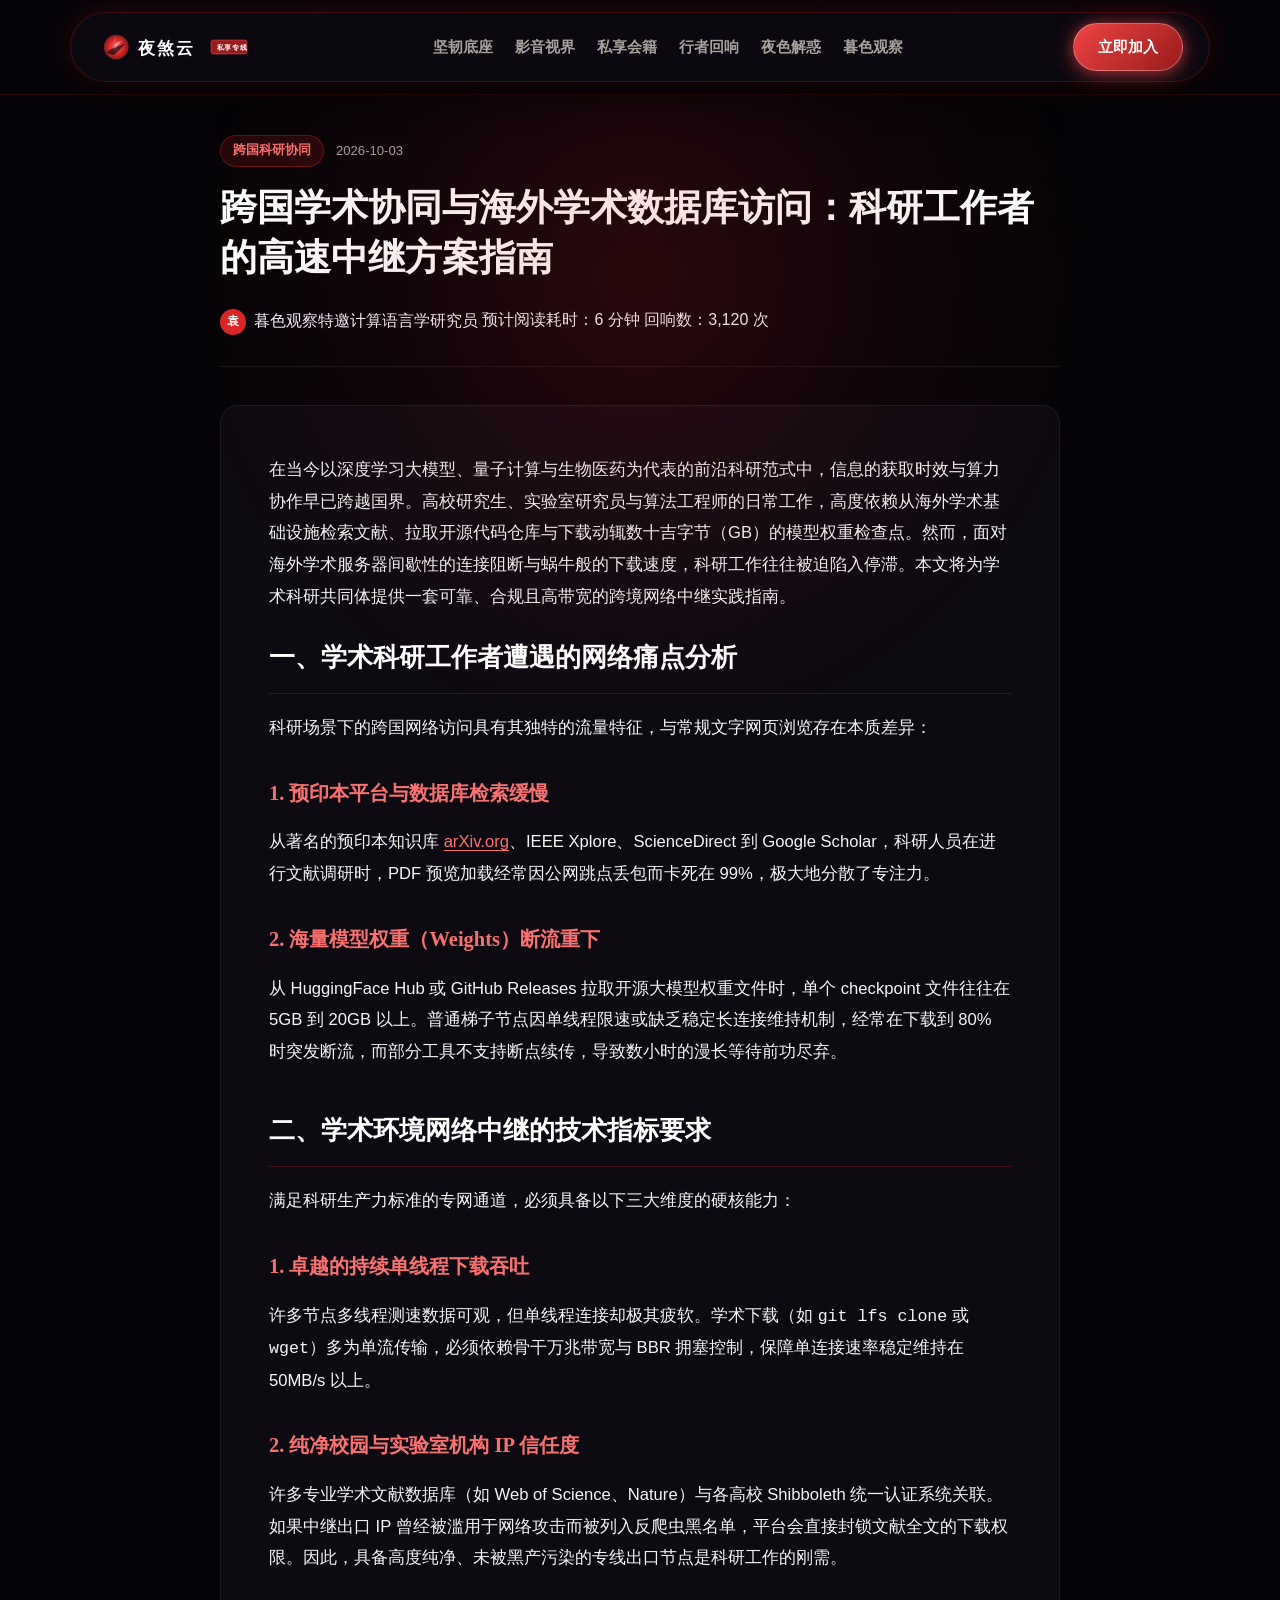
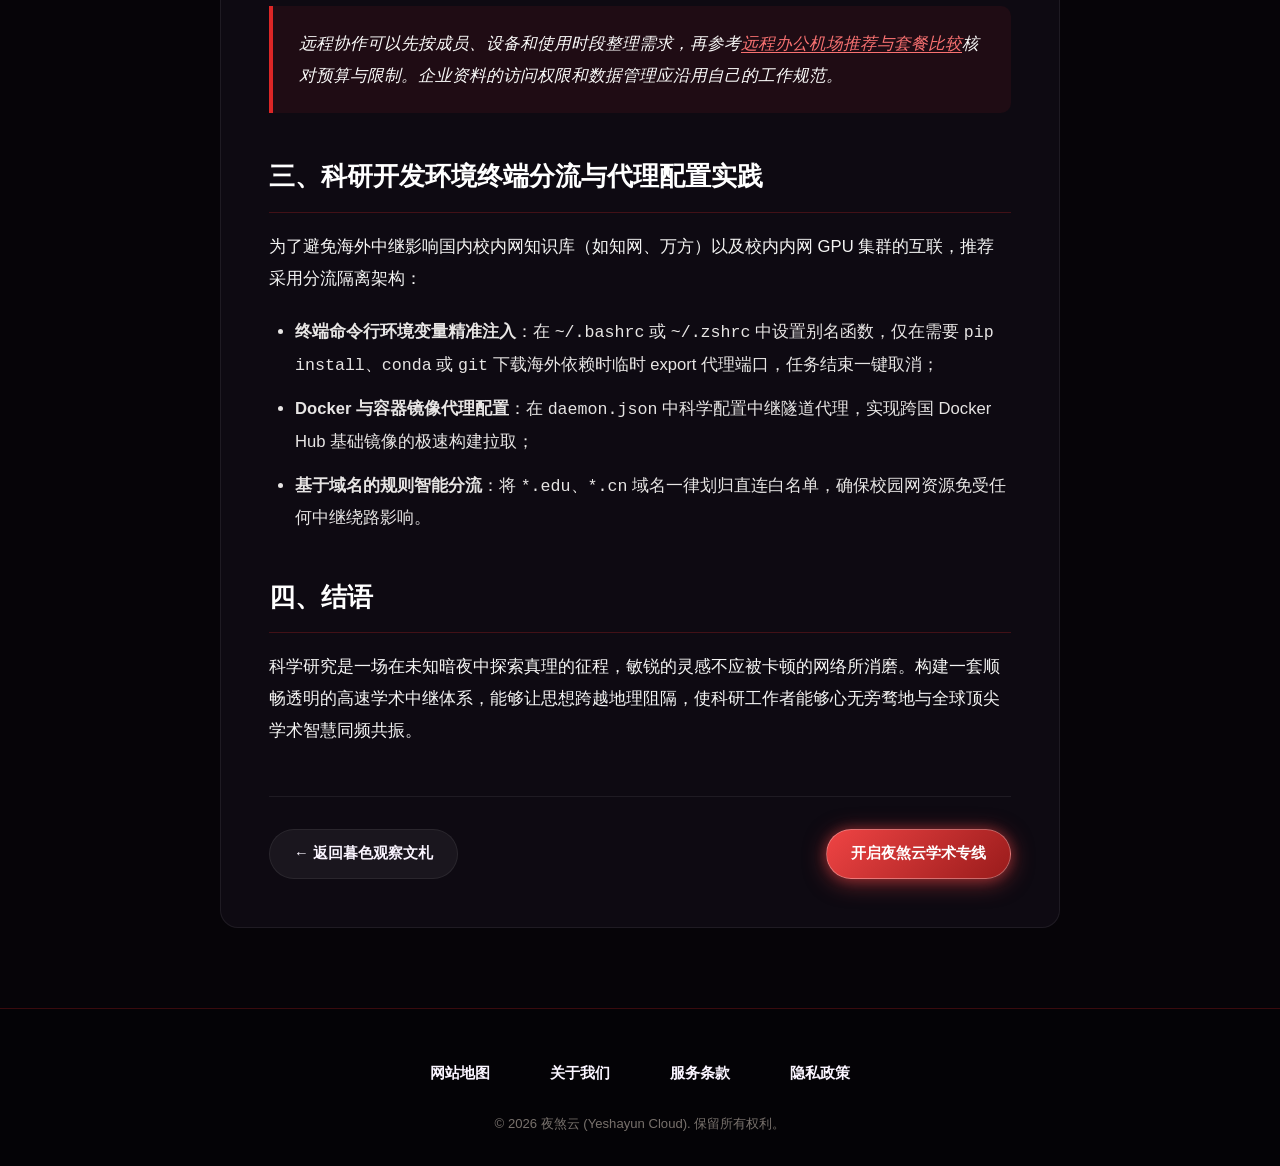
<file: distributed-research-workflow.html>
<!DOCTYPE html>

<html lang="zh-CN">
<head>
<meta charset="utf-8"/>
<meta content="width=device-width, initial-scale=1" name="viewport"/>
<title>跨国学术协同与海外学术数据库访问：科研工作者的高速中继方案指南 - 暮色观察</title>
<meta content="专为高校、科研院所与算法研究团队打造的跨境网络协同指南。深入探讨IEEE、Nature、arXiv预印本与HuggingFace大模型权重下载的网络加速方案。" name="description"/>
<link href="style.css" rel="stylesheet"/>
<meta content="https://yeshayuncloud.mom/distributed-research-workflow.html" property="og:url"/>
<meta content="跨国学术协同与海外学术数据库访问：科研工作者的高速中继方案指南 - 暮色观察" property="og:title"/>
<meta content="专为高校、科研院所与算法研究团队打造的跨境网络协同指南。深入探讨IEEE、Nature、arXiv预印本与HuggingFace大模型权重下载的网络加速方案。" property="og:description"/>
<meta content="夜煞云" property="og:site_name"/>
<meta content="article" property="og:type"/>
<meta content="跨国学术协同与海外学术数据库访问：科研工作者的高速中继方案指南 - 暮色观察" name="twitter:title"/>
<meta content="专为高校、科研院所与算法研究团队打造的跨境网络协同指南。深入探讨IEEE、Nature、arXiv预印本与HuggingFace大模型权重下载的网络加速方案。" name="twitter:description"/>
<link href="https://yeshayuncloud.mom/distributed-research-workflow.html" rel="canonical"/>
<script id="landing-maintenance-schema" type="application/ld+json">{"@context": "https://schema.org", "@type": "BreadcrumbList", "itemListElement": [{"@type": "ListItem", "position": 1, "name": "夜煞云机场", "item": "https://yeshayuncloud.mom/"}, {"@type": "ListItem", "position": 2, "name": "跨国学术协同与海外学术数据库访问：科研工作者的高速中继方案指南 - 暮色观察", "item": "https://yeshayuncloud.mom/distributed-research-workflow.html"}]}</script>
</head>
<body>
<div class="lunar-halo-bg"></div>
<!-- 顶部悬浮胶囊导航 -->
<header class="lunar-capsule-bar">
<div class="capsule-inner">
<a class="lunar-logo" href="index.html" title="夜煞云官方网站">
<svg aria-label="夜煞云 Logo" class="lunar-logo-svg" fill="none" viewbox="0 0 240 56" xmlns="http://www.w3.org/2000/svg">
<defs>
<radialgradient cx="50%" cy="50%" id="moonRadial" r="50%">
<stop offset="0%" stop-color="#f87171"></stop>
<stop offset="60%" stop-color="#dc2626"></stop>
<stop offset="100%" stop-color="#7f1d1d"></stop>
</radialgradient>
</defs>
<circle cx="28" cy="28" fill="url(#moonRadial)" r="18"></circle>
<path d="M14 36C22 28 34 26 42 22C36 28 30 36 24 40Z" fill="#060408" opacity="0.65"></path>
<path d="M26 12C28 18 26 24 22 28C26 22 32 20 38 18C32 22 28 26 26 32Z" fill="#faf5ff" opacity="0.4"></path>
<text fill="#ffffff" font-family="'Noto Serif SC', 'Source Han Serif SC', serif" font-size="25" font-weight="700" letter-spacing="3" x="60" y="38">夜煞云</text>
<rect fill="#991b1b" height="20" rx="3" stroke="#ef4444" stroke-width="1" width="52" x="166" y="18"></rect>
<text fill="#ffffff" font-family="'Noto Serif SC', serif" font-size="10" font-weight="700" letter-spacing="1" x="174" y="32">私享专线</text>
</svg>
</a>
<ul class="nocturne-nav-menu">
<li><a class="nocturne-nav-link" href="index.html#pillars">坚韧底座</a></li>
<li><a class="nocturne-nav-link" href="index.html#suites">影音视界</a></li>
<li><a class="nocturne-nav-link" href="index.html#pricing">私享会籍</a></li>
<li><a class="nocturne-nav-link" href="index.html#testimonials">行者回响</a></li>
<li><a class="nocturne-nav-link" href="index.html#faq">夜色解惑</a></li>
<li><a class="nocturne-nav-link" href="chronicles.html" style="color:#f87171; font-weight:700;">暮色观察</a></li>
</ul>
<div class="capsule-right">
<a class="v-btn v-btn-crimson" href="https://ww012.twilightaff.com/#/?code=A56DH1Af" rel="nofollow noopener sponsored" target="_blank">立即加入</a>
</div>
</div>
</header>
<main class="chronicle-reader-stage">
<header class="chronicle-head-block">
<div class="chronicle-pill-bar">
<span class="chronicle-badge">跨国科研协同</span>
<span class="chronicle-date">2026-10-03</span>
</div>
<h1 class="chronicle-head-title">跨国学术协同与海外学术数据库访问：科研工作者的高速中继方案指南</h1>
<div class="article-meta-strip">
<div class="chronicle-critic-tag">
<span class="chronicle-avatar-ring">袁</span>
<span>暮色观察特邀计算语言学研究员</span>
</div>
<span>预计阅读耗时：6 分钟</span>
<span>回响数：3,120 次</span>
</div>
</header>
<article class="chronicle-content-vellum">
<p>
        在当今以深度学习大模型、量子计算与生物医药为代表的前沿科研范式中，信息的获取时效与算力协作早已跨越国界。高校研究生、实验室研究员与算法工程师的日常工作，高度依赖从海外学术基础设施检索文献、拉取开源代码仓库与下载动辄数十吉字节（GB）的模型权重检查点。然而，面对海外学术服务器间歇性的连接阻断与蜗牛般的下载速度，科研工作往往被迫陷入停滞。本文将为学术科研共同体提供一套可靠、合规且高带宽的跨境网络中继实践指南。
      </p>
<h2>一、学术科研工作者遭遇的网络痛点分析</h2>
<p>
        科研场景下的跨国网络访问具有其独特的流量特征，与常规文字网页浏览存在本质差异：
      </p>
<h3>1. 预印本平台与数据库检索缓慢</h3>
<p>
        从著名的预印本知识库 <a href="https://arxiv.org/" target="_blank">arXiv.org</a>、IEEE Xplore、ScienceDirect 到 Google Scholar，科研人员在进行文献调研时，PDF 预览加载经常因公网跳点丢包而卡死在 99%，极大地分散了专注力。
      </p>
<h3>2. 海量模型权重（Weights）断流重下</h3>
<p>
        从 HuggingFace Hub 或 GitHub Releases 拉取开源大模型权重文件时，单个 checkpoint 文件往往在 5GB 到 20GB 以上。普通梯子节点因单线程限速或缺乏稳定长连接维持机制，经常在下载到 80% 时突发断流，而部分工具不支持断点续传，导致数小时的漫长等待前功尽弃。
      </p>
<h2>二、学术环境网络中继的技术指标要求</h2>
<p>
        满足科研生产力标准的专网通道，必须具备以下三大维度的硬核能力：
      </p>
<h3>1. 卓越的持续单线程下载吞吐</h3>
<p>
        许多节点多线程测速数据可观，但单线程连接却极其疲软。学术下载（如 <code>git lfs clone</code> 或 <code>wget</code>）多为单流传输，必须依赖骨干万兆带宽与 BBR 拥塞控制，保障单连接速率稳定维持在 50MB/s 以上。
      </p>
<h3>2. 纯净校园与实验室机构 IP 信任度</h3>
<p>
        许多专业学术文献数据库（如 Web of Science、Nature）与各高校 Shibboleth 统一认证系统关联。如果中继出口 IP 曾经被滥用于网络攻击而被列入反爬虫黑名单，平台会直接封锁文献全文的下载权限。因此，具备高度纯净、未被黑产污染的专线出口节点是科研工作的刚需。
      </p>
<div class="chronicle-salon-note">
<p>远程协作可以先按成员、设备和使用时段整理需求，再参考<a href="https://jichangtuijan.top/" rel="sponsored nofollow noopener" target="_blank">远程办公机场推荐与套餐比较</a>核对预算与限制。企业资料的访问权限和数据管理应沿用自己的工作规范。</p>
</div>
<h2>三、科研开发环境终端分流与代理配置实践</h2>
<p>
        为了避免海外中继影响国内校内网知识库（如知网、万方）以及校内内网 GPU 集群的互联，推荐采用分流隔离架构：
      </p>
<ul>
<li><strong>终端命令行环境变量精准注入</strong>：在 <code>~/.bashrc</code> 或 <code>~/.zshrc</code> 中设置别名函数，仅在需要 <code>pip install</code>、<code>conda</code> 或 <code>git</code> 下载海外依赖时临时 export 代理端口，任务结束一键取消；</li>
<li><strong>Docker 与容器镜像代理配置</strong>：在 <code>daemon.json</code> 中科学配置中继隧道代理，实现跨国 Docker Hub 基础镜像的极速构建拉取；</li>
<li><strong>基于域名的规则智能分流</strong>：将 <code>*.edu</code>、<code>*.cn</code> 域名一律划归直连白名单，确保校园网资源免受任何中继绕路影响。</li>
</ul>
<h2>四、结语</h2>
<p>
        科学研究是一场在未知暗夜中探索真理的征程，敏锐的灵感不应被卡顿的网络所消磨。构建一套顺畅透明的高速学术中继体系，能够让思想跨越地理阻隔，使科研工作者能够心无旁骛地与全球顶尖学术智慧同频共振。
      </p>
<div class="chronicle-footer-action">
<a class="v-btn v-btn-glass" href="chronicles.html">← 返回暮色观察文札</a>
<a class="v-btn v-btn-crimson" href="https://ww012.twilightaff.com/#/?code=A56DH1Af" rel="nofollow noopener sponsored" target="_blank">开启夜煞云学术专线</a>
</div>
</article>
</main>
<!-- 底部页脚：仅展示指定的4个中文标题 -->
<footer class="nocturne-velvet-footer">
<div class="velvet-wrapper">
<ul class="velvet-footer-nav">
<li><a class="velvet-footer-link" href="sitemap.html">网站地图</a></li>
<li><a class="velvet-footer-link" href="about.html">关于我们</a></li>
<li><a class="velvet-footer-link" href="terms.html">服务条款</a></li>
<li><a class="velvet-footer-link" href="privacy.html">隐私政策</a></li>
</ul>
<p class="velvet-footer-copy">© 2026 夜煞云 (Yeshayun Cloud). 保留所有权利。</p>
</div>
</footer>
</body>
</html>
</file>
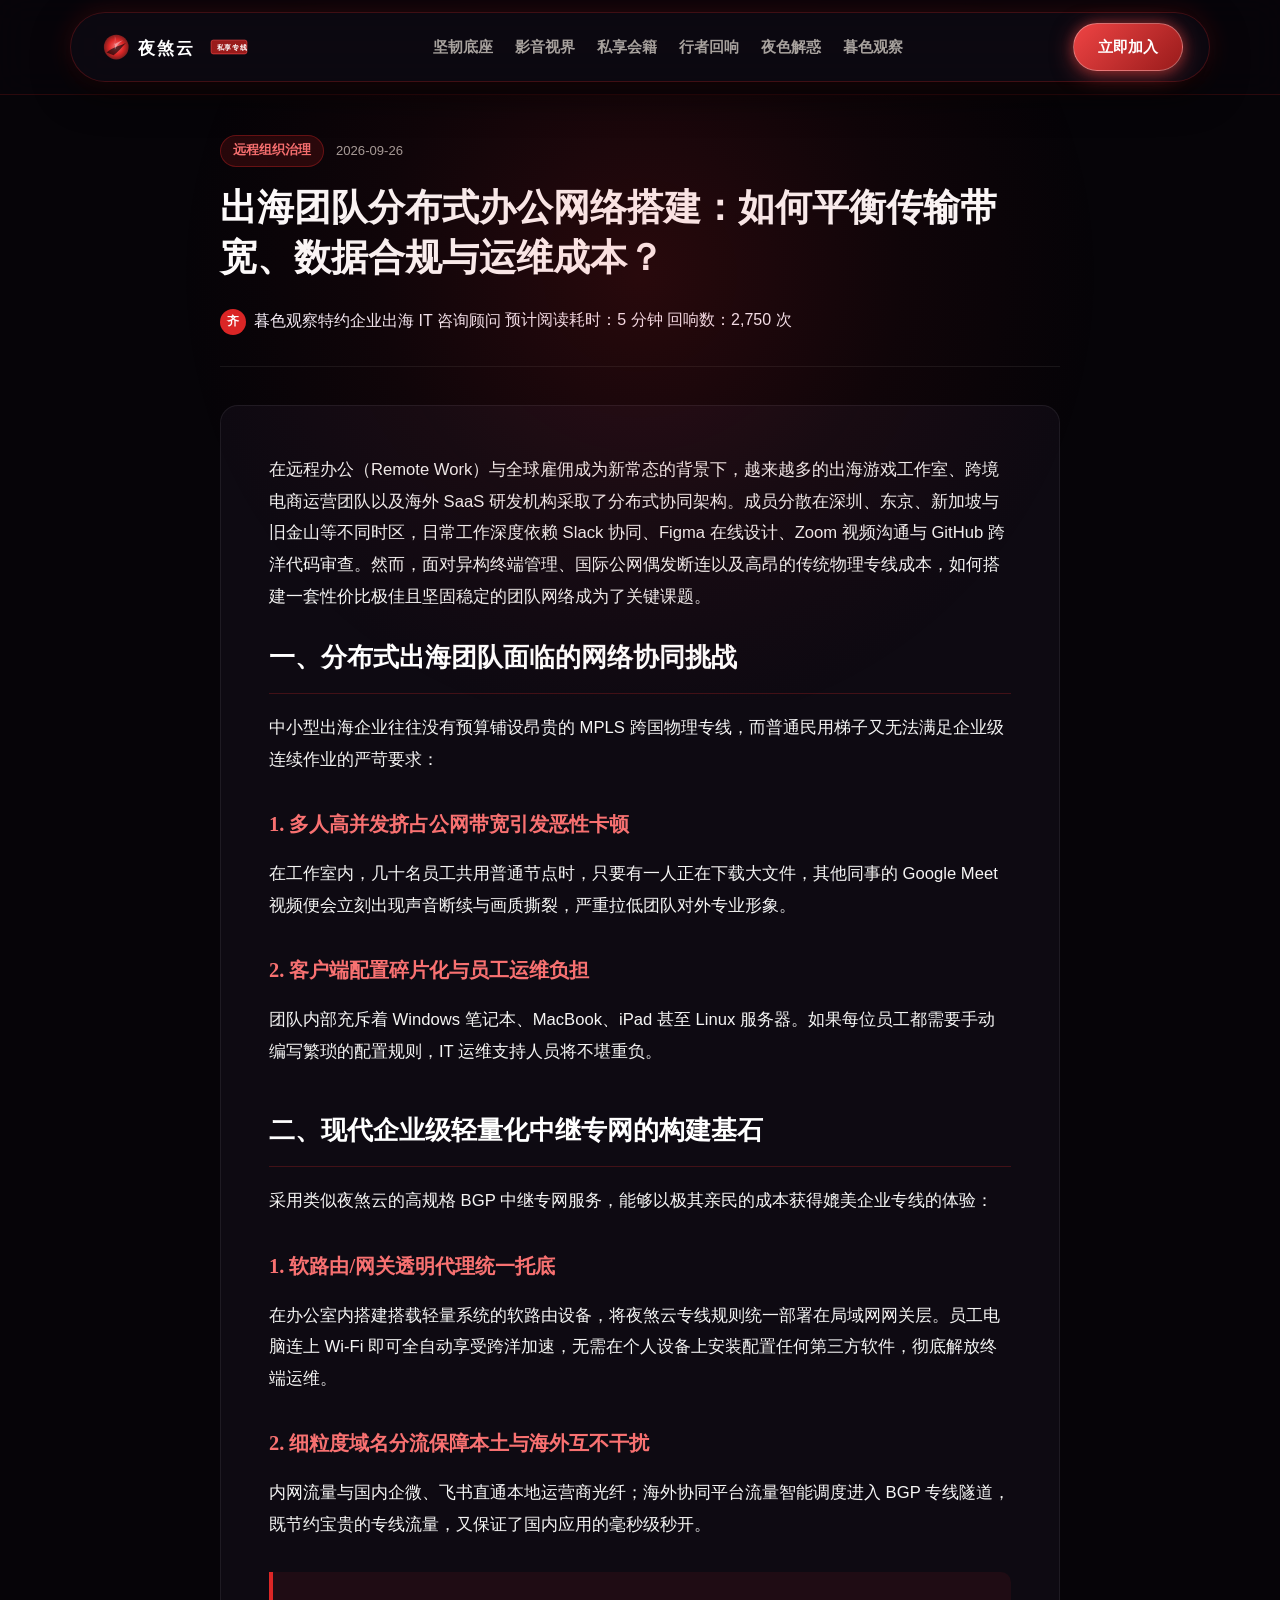
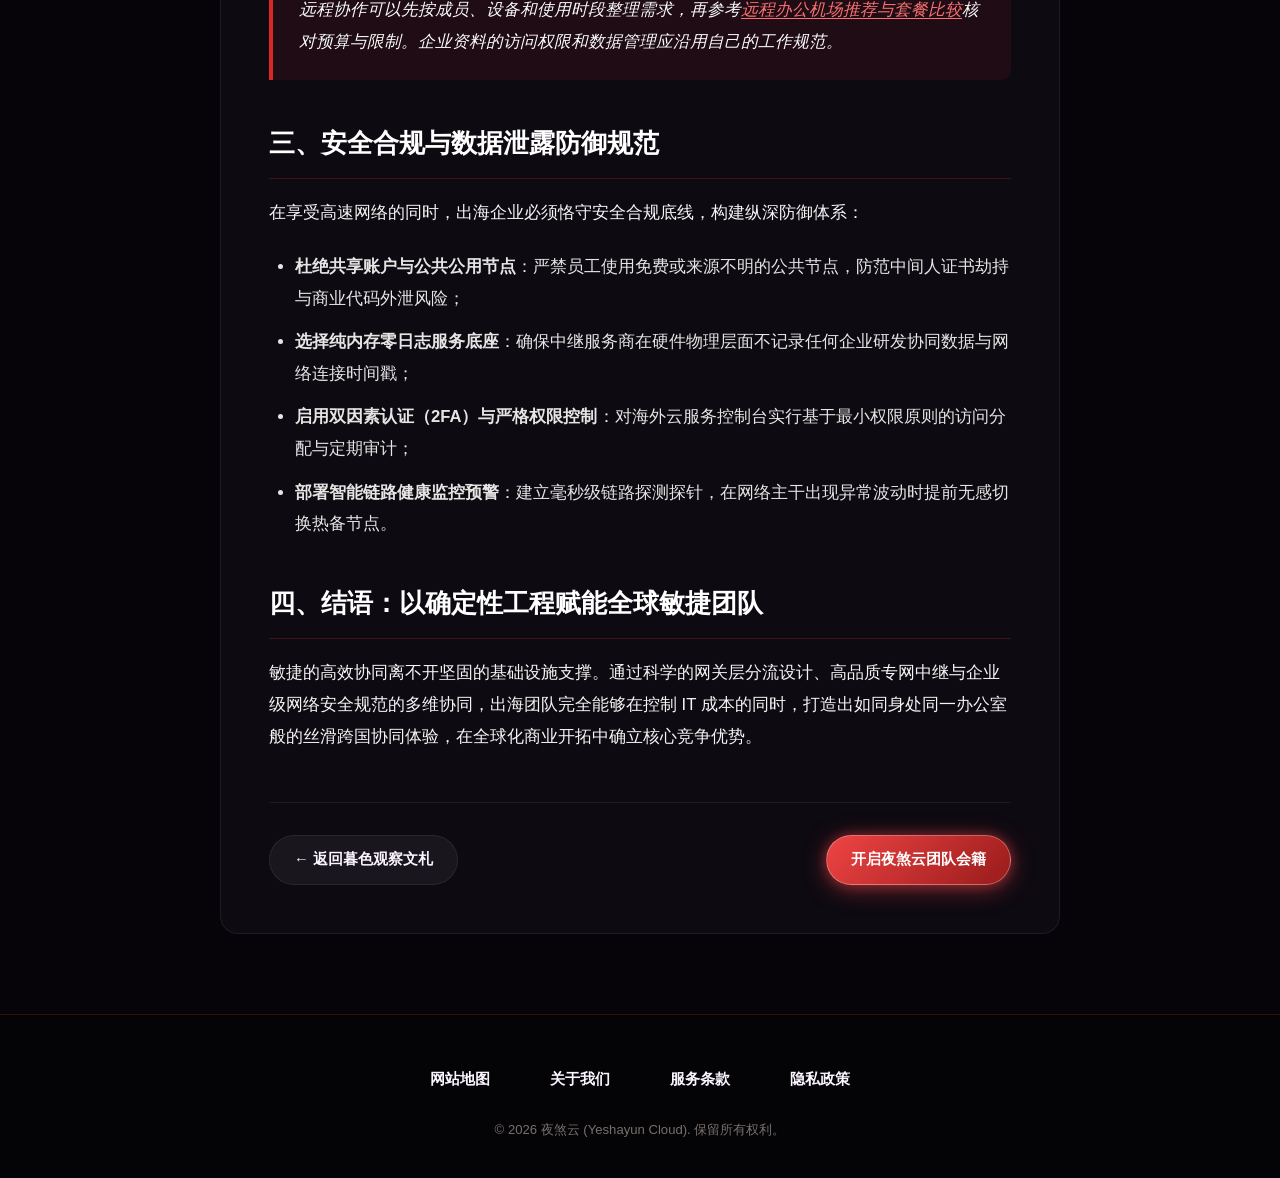
<file: enterprise-remote-collaboration.html>
<!DOCTYPE html>

<html lang="zh-CN">
<head>
<meta charset="utf-8"/>
<meta content="width=device-width, initial-scale=1" name="viewport"/>
<title>出海团队分布式办公网络搭建：如何平衡传输带宽、数据合规与运维成本？ - 暮色观察</title>
<meta content="面向跨国分布式办公团队、出海研发工作室的IT骨干网络搭建指南。深入探讨企业级跨洋专线加速、多端异构设备配置与安全合规平衡之道。" name="description"/>
<link href="style.css" rel="stylesheet"/>
<meta content="https://yeshayuncloud.mom/enterprise-remote-collaboration.html" property="og:url"/>
<meta content="出海团队分布式办公网络搭建：如何平衡传输带宽、数据合规与运维成本？ - 暮色观察" property="og:title"/>
<meta content="面向跨国分布式办公团队、出海研发工作室的IT骨干网络搭建指南。深入探讨企业级跨洋专线加速、多端异构设备配置与安全合规平衡之道。" property="og:description"/>
<meta content="夜煞云" property="og:site_name"/>
<meta content="article" property="og:type"/>
<meta content="出海团队分布式办公网络搭建：如何平衡传输带宽、数据合规与运维成本？ - 暮色观察" name="twitter:title"/>
<meta content="面向跨国分布式办公团队、出海研发工作室的IT骨干网络搭建指南。深入探讨企业级跨洋专线加速、多端异构设备配置与安全合规平衡之道。" name="twitter:description"/>
<link href="https://yeshayuncloud.mom/enterprise-remote-collaboration.html" rel="canonical"/>
<script id="landing-maintenance-schema" type="application/ld+json">{"@context": "https://schema.org", "@type": "BreadcrumbList", "itemListElement": [{"@type": "ListItem", "position": 1, "name": "夜煞云机场", "item": "https://yeshayuncloud.mom/"}, {"@type": "ListItem", "position": 2, "name": "出海团队分布式办公网络搭建：如何平衡传输带宽、数据合规与运维成本？ - 暮色观察", "item": "https://yeshayuncloud.mom/enterprise-remote-collaboration.html"}]}</script>
</head>
<body>
<div class="lunar-halo-bg"></div>
<!-- 顶部悬浮胶囊导航 -->
<header class="lunar-capsule-bar">
<div class="capsule-inner">
<a class="lunar-logo" href="index.html" title="夜煞云官方网站">
<svg aria-label="夜煞云 Logo" class="lunar-logo-svg" fill="none" viewbox="0 0 240 56" xmlns="http://www.w3.org/2000/svg">
<defs>
<radialgradient cx="50%" cy="50%" id="moonRadial" r="50%">
<stop offset="0%" stop-color="#f87171"></stop>
<stop offset="60%" stop-color="#dc2626"></stop>
<stop offset="100%" stop-color="#7f1d1d"></stop>
</radialgradient>
</defs>
<circle cx="28" cy="28" fill="url(#moonRadial)" r="18"></circle>
<path d="M14 36C22 28 34 26 42 22C36 28 30 36 24 40Z" fill="#060408" opacity="0.65"></path>
<path d="M26 12C28 18 26 24 22 28C26 22 32 20 38 18C32 22 28 26 26 32Z" fill="#faf5ff" opacity="0.4"></path>
<text fill="#ffffff" font-family="'Noto Serif SC', 'Source Han Serif SC', serif" font-size="25" font-weight="700" letter-spacing="3" x="60" y="38">夜煞云</text>
<rect fill="#991b1b" height="20" rx="3" stroke="#ef4444" stroke-width="1" width="52" x="166" y="18"></rect>
<text fill="#ffffff" font-family="'Noto Serif SC', serif" font-size="10" font-weight="700" letter-spacing="1" x="174" y="32">私享专线</text>
</svg>
</a>
<ul class="nocturne-nav-menu">
<li><a class="nocturne-nav-link" href="index.html#pillars">坚韧底座</a></li>
<li><a class="nocturne-nav-link" href="index.html#suites">影音视界</a></li>
<li><a class="nocturne-nav-link" href="index.html#pricing">私享会籍</a></li>
<li><a class="nocturne-nav-link" href="index.html#testimonials">行者回响</a></li>
<li><a class="nocturne-nav-link" href="index.html#faq">夜色解惑</a></li>
<li><a class="nocturne-nav-link" href="chronicles.html" style="color:#f87171; font-weight:700;">暮色观察</a></li>
</ul>
<div class="capsule-right">
<a class="v-btn v-btn-crimson" href="https://ww012.twilightaff.com/#/?code=A56DH1Af" rel="nofollow noopener sponsored" target="_blank">立即加入</a>
</div>
</div>
</header>
<main class="chronicle-reader-stage">
<header class="chronicle-head-block">
<div class="chronicle-pill-bar">
<span class="chronicle-badge">远程组织治理</span>
<span class="chronicle-date">2026-09-26</span>
</div>
<h1 class="chronicle-head-title">出海团队分布式办公网络搭建：如何平衡传输带宽、数据合规与运维成本？</h1>
<div class="article-meta-strip">
<div class="chronicle-critic-tag">
<span class="chronicle-avatar-ring">齐</span>
<span>暮色观察特约企业出海 IT 咨询顾问</span>
</div>
<span>预计阅读耗时：5 分钟</span>
<span>回响数：2,750 次</span>
</div>
</header>
<article class="chronicle-content-vellum">
<p>
        在远程办公（Remote Work）与全球雇佣成为新常态的背景下，越来越多的出海游戏工作室、跨境电商运营团队以及海外 SaaS 研发机构采取了分布式协同架构。成员分散在深圳、东京、新加坡与旧金山等不同时区，日常工作深度依赖 Slack 协同、Figma 在线设计、Zoom 视频沟通与 GitHub 跨洋代码审查。然而，面对异构终端管理、国际公网偶发断连以及高昂的传统物理专线成本，如何搭建一套性价比极佳且坚固稳定的团队网络成为了关键课题。
      </p>
<h2>一、分布式出海团队面临的网络协同挑战</h2>
<p>
        中小型出海企业往往没有预算铺设昂贵的 MPLS 跨国物理专线，而普通民用梯子又无法满足企业级连续作业的严苛要求：
      </p>
<h3>1. 多人高并发挤占公网带宽引发恶性卡顿</h3>
<p>
        在工作室内，几十名员工共用普通节点时，只要有一人正在下载大文件，其他同事的 Google Meet 视频便会立刻出现声音断续与画质撕裂，严重拉低团队对外专业形象。
      </p>
<h3>2. 客户端配置碎片化与员工运维负担</h3>
<p>
        团队内部充斥着 Windows 笔记本、MacBook、iPad 甚至 Linux 服务器。如果每位员工都需要手动编写繁琐的配置规则，IT 运维支持人员将不堪重负。
      </p>
<h2>二、现代企业级轻量化中继专网的构建基石</h2>
<p>
        采用类似夜煞云的高规格 BGP 中继专网服务，能够以极其亲民的成本获得媲美企业专线的体验：
      </p>
<h3>1. 软路由/网关透明代理统一托底</h3>
<p>
        在办公室内搭建搭载轻量系统的软路由设备，将夜煞云专线规则统一部署在局域网网关层。员工电脑连上 Wi-Fi 即可全自动享受跨洋加速，无需在个人设备上安装配置任何第三方软件，彻底解放终端运维。
      </p>
<h3>2. 细粒度域名分流保障本土与海外互不干扰</h3>
<p>
        内网流量与国内企微、飞书直通本地运营商光纤；海外协同平台流量智能调度进入 BGP 专线隧道，既节约宝贵的专线流量，又保证了国内应用的毫秒级秒开。
      </p>
<div class="chronicle-salon-note">
<p>远程协作可以先按成员、设备和使用时段整理需求，再参考<a href="https://jichangtuijan.top/" rel="sponsored nofollow noopener" target="_blank">远程办公机场推荐与套餐比较</a>核对预算与限制。企业资料的访问权限和数据管理应沿用自己的工作规范。</p>
</div>
<h2>三、安全合规与数据泄露防御规范</h2>
<p>
        在享受高速网络的同时，出海企业必须恪守安全合规底线，构建纵深防御体系：
      </p>
<ul>
<li><strong>杜绝共享账户与公共公用节点</strong>：严禁员工使用免费或来源不明的公共节点，防范中间人证书劫持与商业代码外泄风险；</li>
<li><strong>选择纯内存零日志服务底座</strong>：确保中继服务商在硬件物理层面不记录任何企业研发协同数据与网络连接时间戳；</li>
<li><strong>启用双因素认证（2FA）与严格权限控制</strong>：对海外云服务控制台实行基于最小权限原则的访问分配与定期审计；</li>
<li><strong>部署智能链路健康监控预警</strong>：建立毫秒级链路探测探针，在网络主干出现异常波动时提前无感切换热备节点。</li>
</ul>
<h2>四、结语：以确定性工程赋能全球敏捷团队</h2>
<p>
        敏捷的高效协同离不开坚固的基础设施支撑。通过科学的网关层分流设计、高品质专网中继与企业级网络安全规范的多维协同，出海团队完全能够在控制 IT 成本的同时，打造出如同身处同一办公室般的丝滑跨国协同体验，在全球化商业开拓中确立核心竞争优势。
      </p>
<div class="chronicle-footer-action">
<a class="v-btn v-btn-glass" href="chronicles.html">← 返回暮色观察文札</a>
<a class="v-btn v-btn-crimson" href="https://ww012.twilightaff.com/#/?code=A56DH1Af" rel="nofollow noopener sponsored" target="_blank">开启夜煞云团队会籍</a>
</div>
</article>
</main>
<!-- 底部页脚：仅展示指定的4个中文标题 -->
<footer class="nocturne-velvet-footer">
<div class="velvet-wrapper">
<ul class="velvet-footer-nav">
<li><a class="velvet-footer-link" href="sitemap.html">网站地图</a></li>
<li><a class="velvet-footer-link" href="about.html">关于我们</a></li>
<li><a class="velvet-footer-link" href="terms.html">服务条款</a></li>
<li><a class="velvet-footer-link" href="privacy.html">隐私政策</a></li>
</ul>
<p class="velvet-footer-copy">© 2026 夜煞云 (Yeshayun Cloud). 保留所有权利。</p>
</div>
</footer>
</body>
</html>
</file>
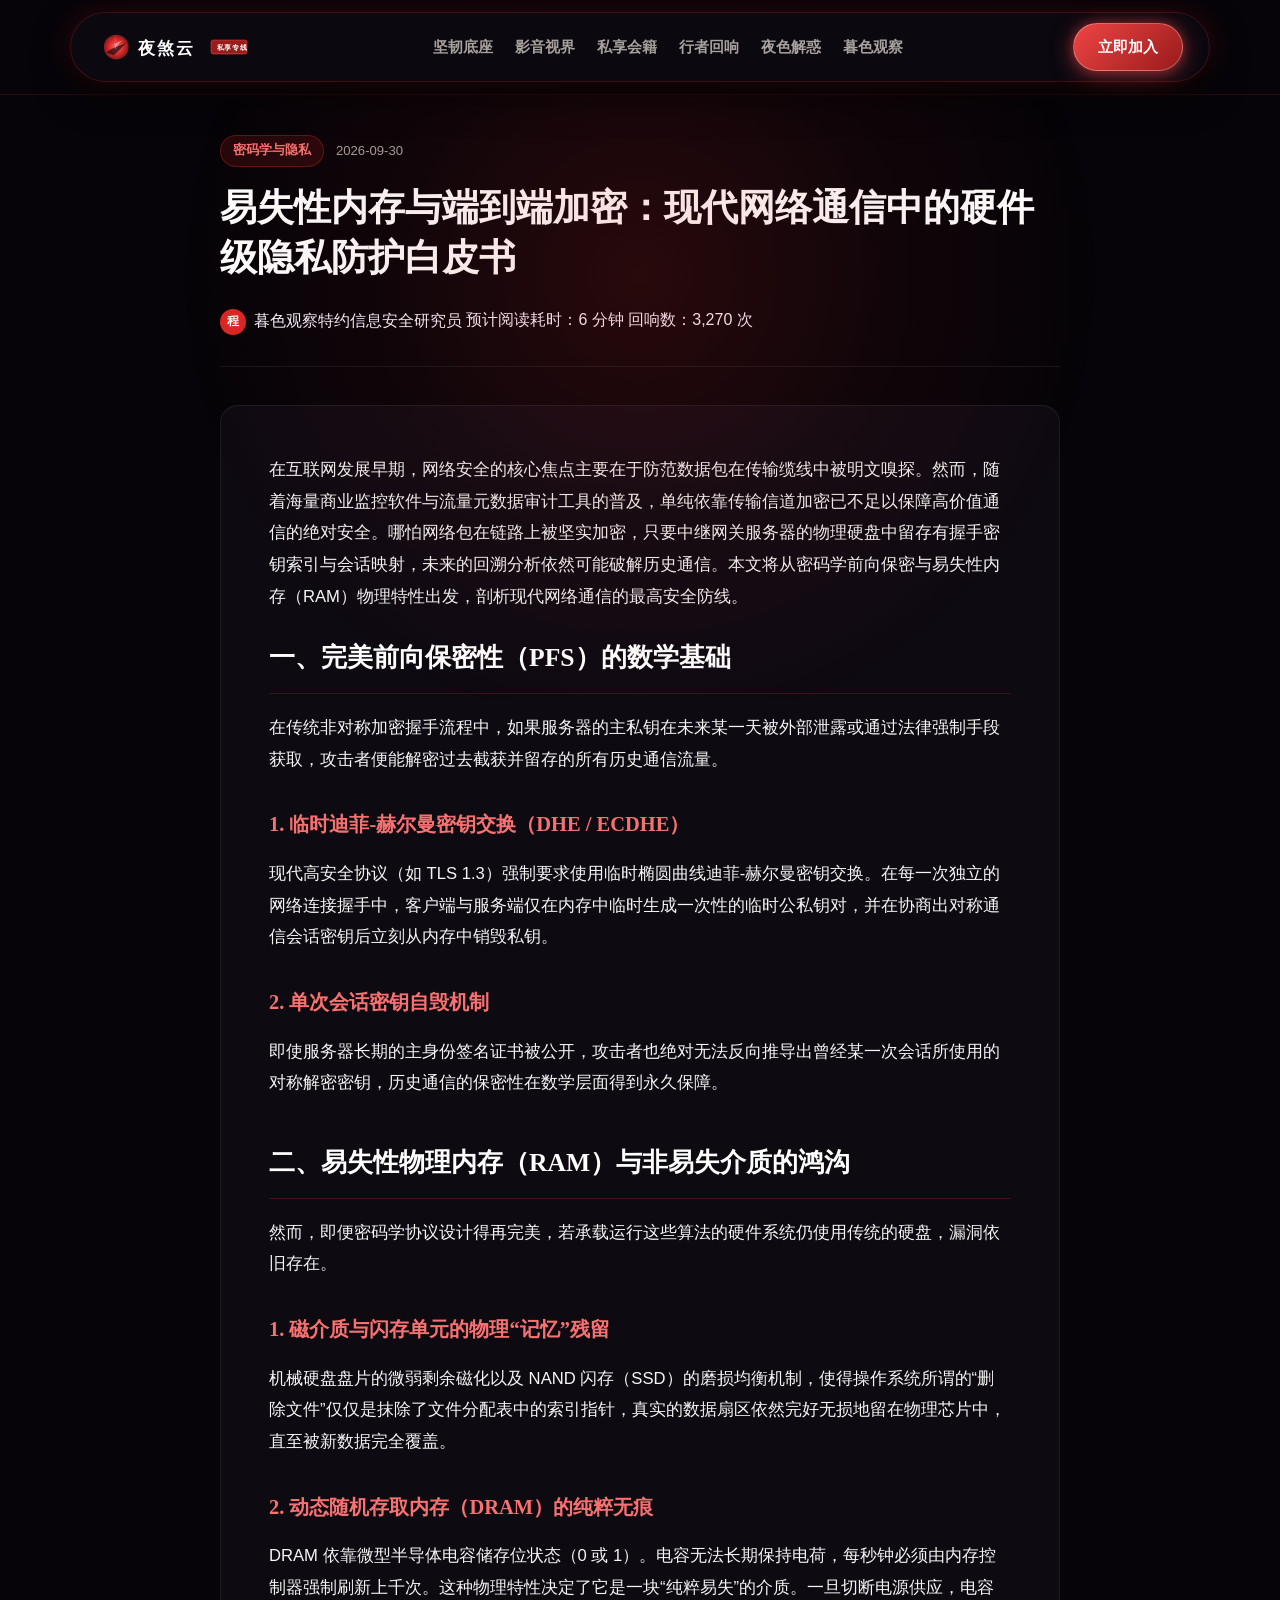
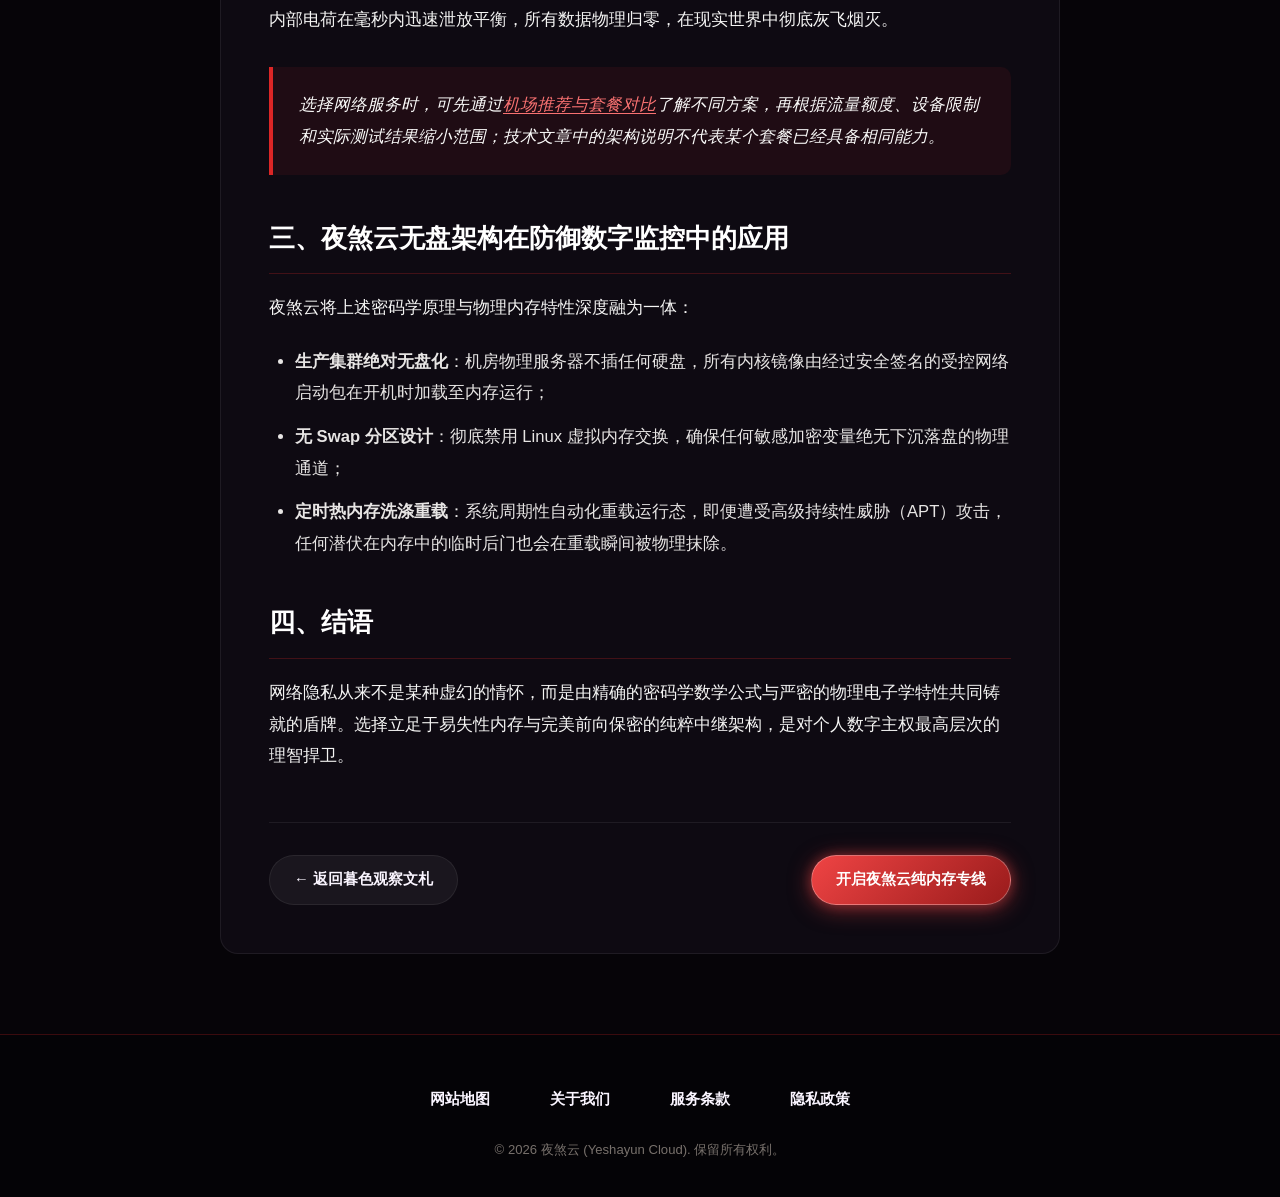
<file: ephemeral-storage-cryptography.html>
<!DOCTYPE html>

<html lang="zh-CN">
<head>
<meta charset="utf-8"/>
<meta content="width=device-width, initial-scale=1" name="viewport"/>
<title>易失性内存与端到端加密：现代网络通信中的硬件级隐私防护白皮书 - 暮色观察</title>
<meta content="解析前向保密性（PFS）、现代非对称加密算法与RAM易失性物理特性如何融合构建不可逆的硬件级隐私安全防线。" name="description"/>
<link href="style.css" rel="stylesheet"/>
<meta content="https://yeshayuncloud.mom/ephemeral-storage-cryptography.html" property="og:url"/>
<meta content="易失性内存与端到端加密：现代网络通信中的硬件级隐私防护白皮书 - 暮色观察" property="og:title"/>
<meta content="解析前向保密性（PFS）、现代非对称加密算法与RAM易失性物理特性如何融合构建不可逆的硬件级隐私安全防线。" property="og:description"/>
<meta content="夜煞云" property="og:site_name"/>
<meta content="article" property="og:type"/>
<meta content="易失性内存与端到端加密：现代网络通信中的硬件级隐私防护白皮书 - 暮色观察" name="twitter:title"/>
<meta content="解析前向保密性（PFS）、现代非对称加密算法与RAM易失性物理特性如何融合构建不可逆的硬件级隐私安全防线。" name="twitter:description"/>
<link href="https://yeshayuncloud.mom/ephemeral-storage-cryptography.html" rel="canonical"/>
<script id="landing-maintenance-schema" type="application/ld+json">{"@context": "https://schema.org", "@type": "BreadcrumbList", "itemListElement": [{"@type": "ListItem", "position": 1, "name": "夜煞云机场", "item": "https://yeshayuncloud.mom/"}, {"@type": "ListItem", "position": 2, "name": "易失性内存与端到端加密：现代网络通信中的硬件级隐私防护白皮书 - 暮色观察", "item": "https://yeshayuncloud.mom/ephemeral-storage-cryptography.html"}]}</script>
</head>
<body>
<div class="lunar-halo-bg"></div>
<!-- 顶部悬浮胶囊导航 -->
<header class="lunar-capsule-bar">
<div class="capsule-inner">
<a class="lunar-logo" href="index.html" title="夜煞云官方网站">
<svg aria-label="夜煞云 Logo" class="lunar-logo-svg" fill="none" viewbox="0 0 240 56" xmlns="http://www.w3.org/2000/svg">
<defs>
<radialgradient cx="50%" cy="50%" id="moonRadial" r="50%">
<stop offset="0%" stop-color="#f87171"></stop>
<stop offset="60%" stop-color="#dc2626"></stop>
<stop offset="100%" stop-color="#7f1d1d"></stop>
</radialgradient>
</defs>
<circle cx="28" cy="28" fill="url(#moonRadial)" r="18"></circle>
<path d="M14 36C22 28 34 26 42 22C36 28 30 36 24 40Z" fill="#060408" opacity="0.65"></path>
<path d="M26 12C28 18 26 24 22 28C26 22 32 20 38 18C32 22 28 26 26 32Z" fill="#faf5ff" opacity="0.4"></path>
<text fill="#ffffff" font-family="'Noto Serif SC', 'Source Han Serif SC', serif" font-size="25" font-weight="700" letter-spacing="3" x="60" y="38">夜煞云</text>
<rect fill="#991b1b" height="20" rx="3" stroke="#ef4444" stroke-width="1" width="52" x="166" y="18"></rect>
<text fill="#ffffff" font-family="'Noto Serif SC', serif" font-size="10" font-weight="700" letter-spacing="1" x="174" y="32">私享专线</text>
</svg>
</a>
<ul class="nocturne-nav-menu">
<li><a class="nocturne-nav-link" href="index.html#pillars">坚韧底座</a></li>
<li><a class="nocturne-nav-link" href="index.html#suites">影音视界</a></li>
<li><a class="nocturne-nav-link" href="index.html#pricing">私享会籍</a></li>
<li><a class="nocturne-nav-link" href="index.html#testimonials">行者回响</a></li>
<li><a class="nocturne-nav-link" href="index.html#faq">夜色解惑</a></li>
<li><a class="nocturne-nav-link" href="chronicles.html" style="color:#f87171; font-weight:700;">暮色观察</a></li>
</ul>
<div class="capsule-right">
<a class="v-btn v-btn-crimson" href="https://ww012.twilightaff.com/#/?code=A56DH1Af" rel="nofollow noopener sponsored" target="_blank">立即加入</a>
</div>
</div>
</header>
<main class="chronicle-reader-stage">
<header class="chronicle-head-block">
<div class="chronicle-pill-bar">
<span class="chronicle-badge">密码学与隐私</span>
<span class="chronicle-date">2026-09-30</span>
</div>
<h1 class="chronicle-head-title">易失性内存与端到端加密：现代网络通信中的硬件级隐私防护白皮书</h1>
<div class="article-meta-strip">
<div class="chronicle-critic-tag">
<span class="chronicle-avatar-ring">程</span>
<span>暮色观察特约信息安全研究员</span>
</div>
<span>预计阅读耗时：6 分钟</span>
<span>回响数：3,270 次</span>
</div>
</header>
<article class="chronicle-content-vellum">
<p>
        在互联网发展早期，网络安全的核心焦点主要在于防范数据包在传输缆线中被明文嗅探。然而，随着海量商业监控软件与流量元数据审计工具的普及，单纯依靠传输信道加密已不足以保障高价值通信的绝对安全。哪怕网络包在链路上被坚实加密，只要中继网关服务器的物理硬盘中留存有握手密钥索引与会话映射，未来的回溯分析依然可能破解历史通信。本文将从密码学前向保密与易失性内存（RAM）物理特性出发，剖析现代网络通信的最高安全防线。
      </p>
<h2>一、完美前向保密性（PFS）的数学基础</h2>
<p>
        在传统非对称加密握手流程中，如果服务器的主私钥在未来某一天被外部泄露或通过法律强制手段获取，攻击者便能解密过去截获并留存的所有历史通信流量。
      </p>
<h3>1. 临时迪菲-赫尔曼密钥交换（DHE / ECDHE）</h3>
<p>
        现代高安全协议（如 TLS 1.3）强制要求使用临时椭圆曲线迪菲-赫尔曼密钥交换。在每一次独立的网络连接握手中，客户端与服务端仅在内存中临时生成一次性的临时公私钥对，并在协商出对称通信会话密钥后立刻从内存中销毁私钥。
      </p>
<h3>2. 单次会话密钥自毁机制</h3>
<p>
        即使服务器长期的主身份签名证书被公开，攻击者也绝对无法反向推导出曾经某一次会话所使用的对称解密密钥，历史通信的保密性在数学层面得到永久保障。
      </p>
<h2>二、易失性物理内存（RAM）与非易失介质的鸿沟</h2>
<p>
        然而，即便密码学协议设计得再完美，若承载运行这些算法的硬件系统仍使用传统的硬盘，漏洞依旧存在。
      </p>
<h3>1. 磁介质与闪存单元的物理“记忆”残留</h3>
<p>
        机械硬盘盘片的微弱剩余磁化以及 NAND 闪存（SSD）的磨损均衡机制，使得操作系统所谓的“删除文件”仅仅是抹除了文件分配表中的索引指针，真实的数据扇区依然完好无损地留在物理芯片中，直至被新数据完全覆盖。
      </p>
<h3>2. 动态随机存取内存（DRAM）的纯粹无痕</h3>
<p>
        DRAM 依靠微型半导体电容储存位状态（0 或 1）。电容无法长期保持电荷，每秒钟必须由内存控制器强制刷新上千次。这种物理特性决定了它是一块“纯粹易失”的介质。一旦切断电源供应，电容内部电荷在毫秒内迅速泄放平衡，所有数据物理归零，在现实世界中彻底灰飞烟灭。
      </p>
<div class="chronicle-salon-note">
<p>选择网络服务时，可先通过<a href="https://jichangtuijan.top/" rel="sponsored nofollow noopener" target="_blank">机场推荐与套餐对比</a>了解不同方案，再根据流量额度、设备限制和实际测试结果缩小范围；技术文章中的架构说明不代表某个套餐已经具备相同能力。</p>
</div>
<h2>三、夜煞云无盘架构在防御数字监控中的应用</h2>
<p>
        夜煞云将上述密码学原理与物理内存特性深度融为一体：
      </p>
<ul>
<li><strong>生产集群绝对无盘化</strong>：机房物理服务器不插任何硬盘，所有内核镜像由经过安全签名的受控网络启动包在开机时加载至内存运行；</li>
<li><strong>无 Swap 分区设计</strong>：彻底禁用 Linux 虚拟内存交换，确保任何敏感加密变量绝无下沉落盘的物理通道；</li>
<li><strong>定时热内存洗涤重载</strong>：系统周期性自动化重载运行态，即便遭受高级持续性威胁（APT）攻击，任何潜伏在内存中的临时后门也会在重载瞬间被物理抹除。</li>
</ul>
<h2>四、结语</h2>
<p>
        网络隐私从来不是某种虚幻的情怀，而是由精确的密码学数学公式与严密的物理电子学特性共同铸就的盾牌。选择立足于易失性内存与完美前向保密的纯粹中继架构，是对个人数字主权最高层次的理智捍卫。
      </p>
<div class="chronicle-footer-action">
<a class="v-btn v-btn-glass" href="chronicles.html">← 返回暮色观察文札</a>
<a class="v-btn v-btn-crimson" href="https://ww012.twilightaff.com/#/?code=A56DH1Af" rel="nofollow noopener sponsored" target="_blank">开启夜煞云纯内存专线</a>
</div>
</article>
</main>
<!-- 底部页脚：仅展示指定的4个中文标题 -->
<footer class="nocturne-velvet-footer">
<div class="velvet-wrapper">
<ul class="velvet-footer-nav">
<li><a class="velvet-footer-link" href="sitemap.html">网站地图</a></li>
<li><a class="velvet-footer-link" href="about.html">关于我们</a></li>
<li><a class="velvet-footer-link" href="terms.html">服务条款</a></li>
<li><a class="velvet-footer-link" href="privacy.html">隐私政策</a></li>
</ul>
<p class="velvet-footer-copy">© 2026 夜煞云 (Yeshayun Cloud). 保留所有权利。</p>
</div>
</footer>
</body>
</html>
</file>
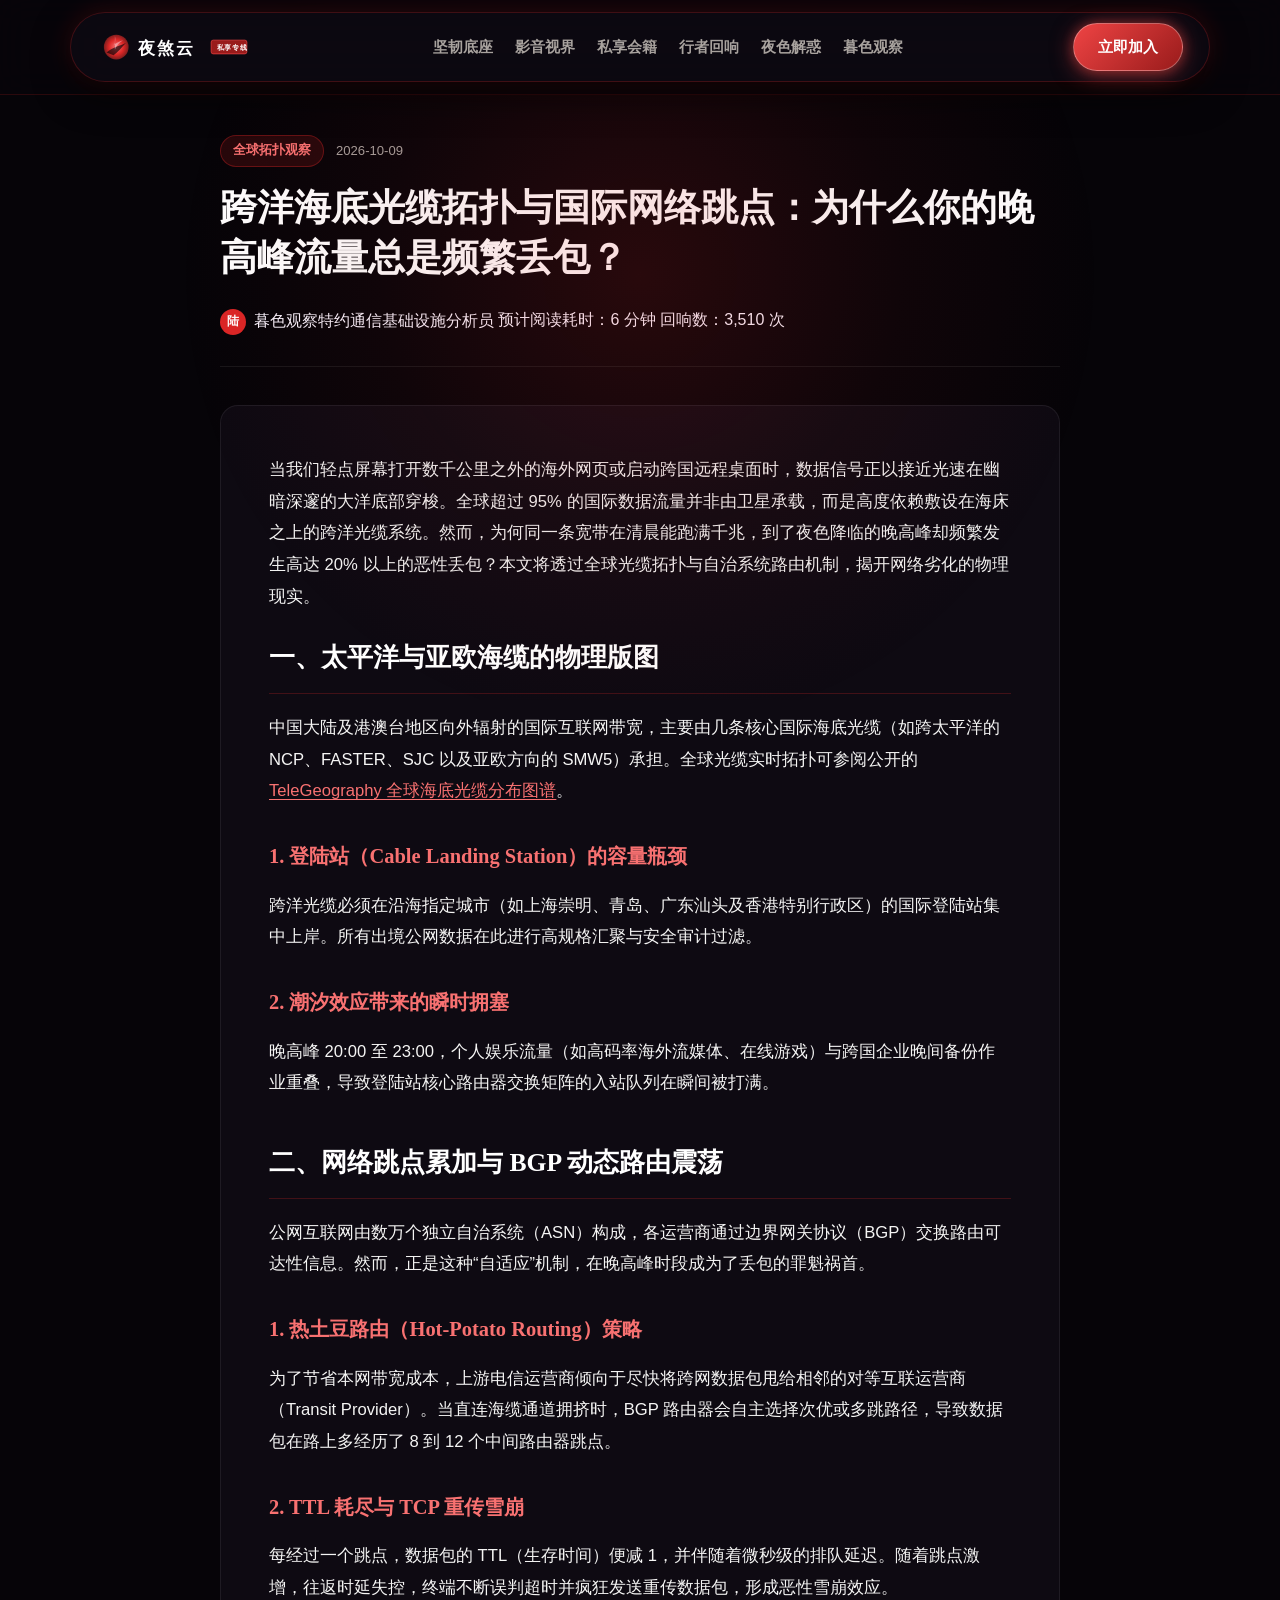
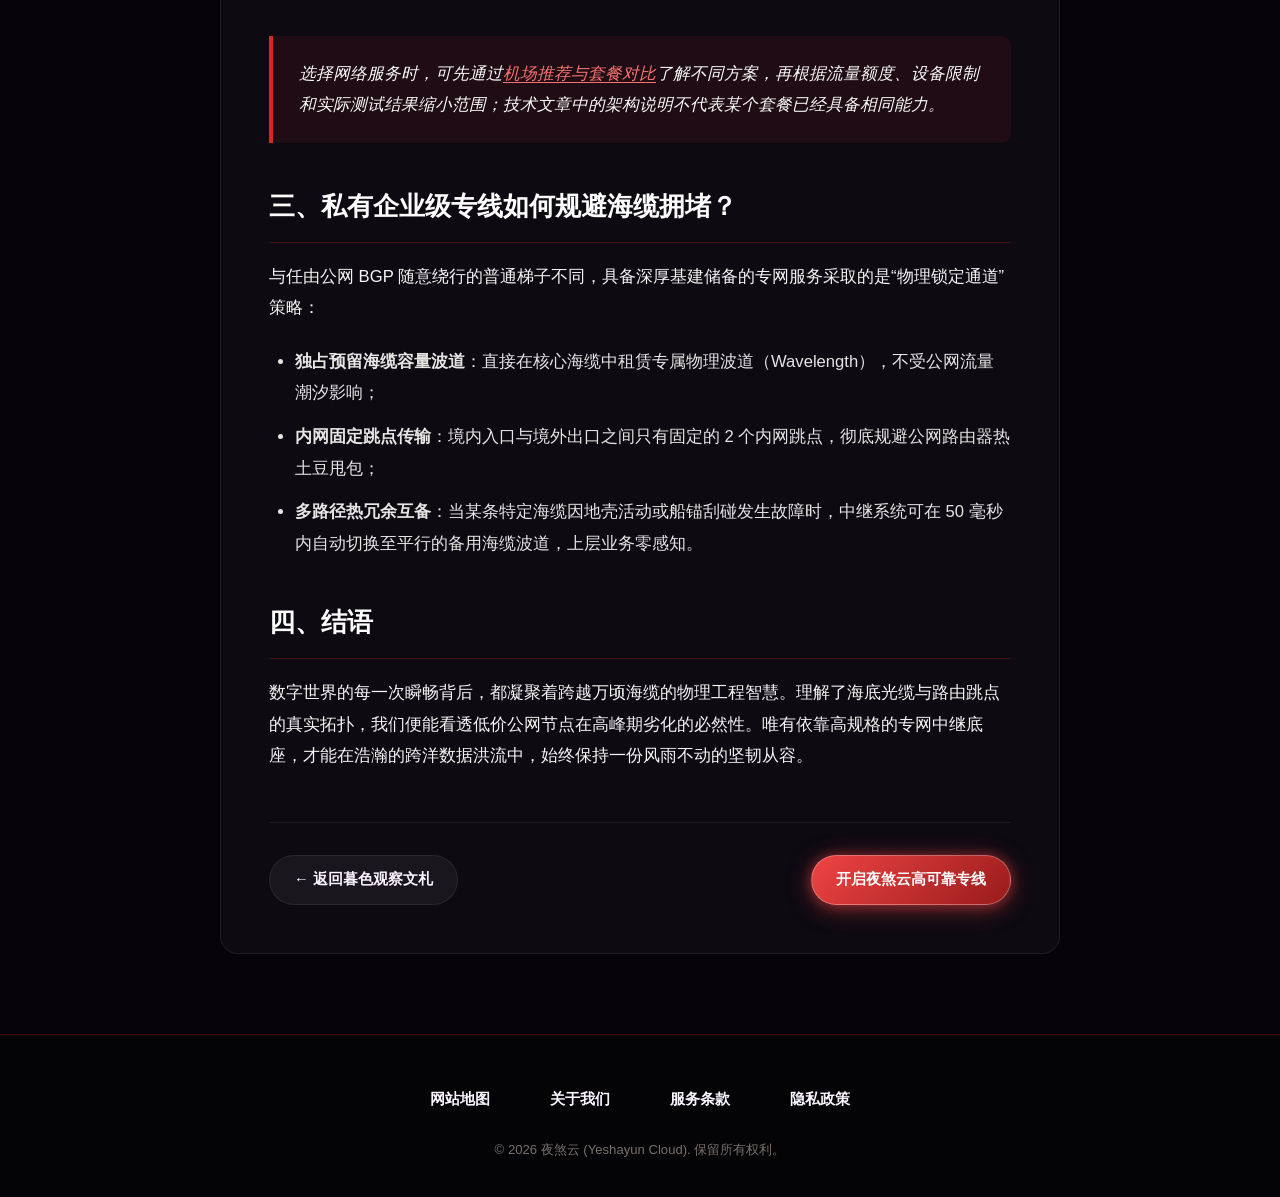
<file: global-transit-packet-dynamics.html>
<!DOCTYPE html>

<html lang="zh-CN">
<head>
<meta charset="utf-8"/>
<meta content="width=device-width, initial-scale=1" name="viewport"/>
<title>跨洋海底光缆拓扑与国际网络跳点：为什么你的晚高峰流量总是频繁丢包？ - 暮色观察</title>
<meta content="深入探究太平洋与欧亚海底光缆物理拓扑结构，解析BGP动态路由震荡、跨国网络跳点累加与晚高峰丢包劣化的物理机理。" name="description"/>
<link href="style.css" rel="stylesheet"/>
<meta content="https://yeshayuncloud.mom/global-transit-packet-dynamics.html" property="og:url"/>
<meta content="跨洋海底光缆拓扑与国际网络跳点：为什么你的晚高峰流量总是频繁丢包？ - 暮色观察" property="og:title"/>
<meta content="深入探究太平洋与欧亚海底光缆物理拓扑结构，解析BGP动态路由震荡、跨国网络跳点累加与晚高峰丢包劣化的物理机理。" property="og:description"/>
<meta content="夜煞云" property="og:site_name"/>
<meta content="article" property="og:type"/>
<meta content="跨洋海底光缆拓扑与国际网络跳点：为什么你的晚高峰流量总是频繁丢包？ - 暮色观察" name="twitter:title"/>
<meta content="深入探究太平洋与欧亚海底光缆物理拓扑结构，解析BGP动态路由震荡、跨国网络跳点累加与晚高峰丢包劣化的物理机理。" name="twitter:description"/>
<link href="https://yeshayuncloud.mom/global-transit-packet-dynamics.html" rel="canonical"/>
<script id="landing-maintenance-schema" type="application/ld+json">{"@context": "https://schema.org", "@type": "BreadcrumbList", "itemListElement": [{"@type": "ListItem", "position": 1, "name": "夜煞云机场", "item": "https://yeshayuncloud.mom/"}, {"@type": "ListItem", "position": 2, "name": "跨洋海底光缆拓扑与国际网络跳点：为什么你的晚高峰流量总是频繁丢包？ - 暮色观察", "item": "https://yeshayuncloud.mom/global-transit-packet-dynamics.html"}]}</script>
</head>
<body>
<div class="lunar-halo-bg"></div>
<!-- 顶部悬浮胶囊导航 -->
<header class="lunar-capsule-bar">
<div class="capsule-inner">
<a class="lunar-logo" href="index.html" title="夜煞云官方网站">
<svg aria-label="夜煞云 Logo" class="lunar-logo-svg" fill="none" viewbox="0 0 240 56" xmlns="http://www.w3.org/2000/svg">
<defs>
<radialgradient cx="50%" cy="50%" id="moonRadial" r="50%">
<stop offset="0%" stop-color="#f87171"></stop>
<stop offset="60%" stop-color="#dc2626"></stop>
<stop offset="100%" stop-color="#7f1d1d"></stop>
</radialgradient>
</defs>
<circle cx="28" cy="28" fill="url(#moonRadial)" r="18"></circle>
<path d="M14 36C22 28 34 26 42 22C36 28 30 36 24 40Z" fill="#060408" opacity="0.65"></path>
<path d="M26 12C28 18 26 24 22 28C26 22 32 20 38 18C32 22 28 26 26 32Z" fill="#faf5ff" opacity="0.4"></path>
<text fill="#ffffff" font-family="'Noto Serif SC', 'Source Han Serif SC', serif" font-size="25" font-weight="700" letter-spacing="3" x="60" y="38">夜煞云</text>
<rect fill="#991b1b" height="20" rx="3" stroke="#ef4444" stroke-width="1" width="52" x="166" y="18"></rect>
<text fill="#ffffff" font-family="'Noto Serif SC', serif" font-size="10" font-weight="700" letter-spacing="1" x="174" y="32">私享专线</text>
</svg>
</a>
<ul class="nocturne-nav-menu">
<li><a class="nocturne-nav-link" href="index.html#pillars">坚韧底座</a></li>
<li><a class="nocturne-nav-link" href="index.html#suites">影音视界</a></li>
<li><a class="nocturne-nav-link" href="index.html#pricing">私享会籍</a></li>
<li><a class="nocturne-nav-link" href="index.html#testimonials">行者回响</a></li>
<li><a class="nocturne-nav-link" href="index.html#faq">夜色解惑</a></li>
<li><a class="nocturne-nav-link" href="chronicles.html" style="color:#f87171; font-weight:700;">暮色观察</a></li>
</ul>
<div class="capsule-right">
<a class="v-btn v-btn-crimson" href="https://ww012.twilightaff.com/#/?code=A56DH1Af" rel="nofollow noopener sponsored" target="_blank">立即加入</a>
</div>
</div>
</header>
<main class="chronicle-reader-stage">
<header class="chronicle-head-block">
<div class="chronicle-pill-bar">
<span class="chronicle-badge">全球拓扑观察</span>
<span class="chronicle-date">2026-10-09</span>
</div>
<h1 class="chronicle-head-title">跨洋海底光缆拓扑与国际网络跳点：为什么你的晚高峰流量总是频繁丢包？</h1>
<div class="article-meta-strip">
<div class="chronicle-critic-tag">
<span class="chronicle-avatar-ring">陆</span>
<span>暮色观察特约通信基础设施分析员</span>
</div>
<span>预计阅读耗时：6 分钟</span>
<span>回响数：3,510 次</span>
</div>
</header>
<article class="chronicle-content-vellum">
<p>
        当我们轻点屏幕打开数千公里之外的海外网页或启动跨国远程桌面时，数据信号正以接近光速在幽暗深邃的大洋底部穿梭。全球超过 95% 的国际数据流量并非由卫星承载，而是高度依赖敷设在海床之上的跨洋光缆系统。然而，为何同一条宽带在清晨能跑满千兆，到了夜色降临的晚高峰却频繁发生高达 20% 以上的恶性丢包？本文将透过全球光缆拓扑与自治系统路由机制，揭开网络劣化的物理现实。
      </p>
<h2>一、太平洋与亚欧海缆的物理版图</h2>
<p>
        中国大陆及港澳台地区向外辐射的国际互联网带宽，主要由几条核心国际海底光缆（如跨太平洋的 NCP、FASTER、SJC 以及亚欧方向的 SMW5）承担。全球光缆实时拓扑可参阅公开的 <a href="https://www.submarinecablemap.com/" target="_blank">TeleGeography 全球海底光缆分布图谱</a>。
      </p>
<h3>1. 登陆站（Cable Landing Station）的容量瓶颈</h3>
<p>
        跨洋光缆必须在沿海指定城市（如上海崇明、青岛、广东汕头及香港特别行政区）的国际登陆站集中上岸。所有出境公网数据在此进行高规格汇聚与安全审计过滤。
      </p>
<h3>2. 潮汐效应带来的瞬时拥塞</h3>
<p>
        晚高峰 20:00 至 23:00，个人娱乐流量（如高码率海外流媒体、在线游戏）与跨国企业晚间备份作业重叠，导致登陆站核心路由器交换矩阵的入站队列在瞬间被打满。
      </p>
<h2>二、网络跳点累加与 BGP 动态路由震荡</h2>
<p>
        公网互联网由数万个独立自治系统（ASN）构成，各运营商通过边界网关协议（BGP）交换路由可达性信息。然而，正是这种“自适应”机制，在晚高峰时段成为了丢包的罪魁祸首。
      </p>
<h3>1. 热土豆路由（Hot-Potato Routing）策略</h3>
<p>
        为了节省本网带宽成本，上游电信运营商倾向于尽快将跨网数据包甩给相邻的对等互联运营商（Transit Provider）。当直连海缆通道拥挤时，BGP 路由器会自主选择次优或多跳路径，导致数据包在路上多经历了 8 到 12 个中间路由器跳点。
      </p>
<h3>2. TTL 耗尽与 TCP 重传雪崩</h3>
<p>
        每经过一个跳点，数据包的 TTL（生存时间）便减 1，并伴随着微秒级的排队延迟。随着跳点激增，往返时延失控，终端不断误判超时并疯狂发送重传数据包，形成恶性雪崩效应。
      </p>
<div class="chronicle-salon-note">
<p>选择网络服务时，可先通过<a href="https://jichangtuijan.top/" rel="sponsored nofollow noopener" target="_blank">机场推荐与套餐对比</a>了解不同方案，再根据流量额度、设备限制和实际测试结果缩小范围；技术文章中的架构说明不代表某个套餐已经具备相同能力。</p>
</div>
<h2>三、私有企业级专线如何规避海缆拥堵？</h2>
<p>
        与任由公网 BGP 随意绕行的普通梯子不同，具备深厚基建储备的专网服务采取的是“物理锁定通道”策略：
      </p>
<ul>
<li><strong>独占预留海缆容量波道</strong>：直接在核心海缆中租赁专属物理波道（Wavelength），不受公网流量潮汐影响；</li>
<li><strong>内网固定跳点传输</strong>：境内入口与境外出口之间只有固定的 2 个内网跳点，彻底规避公网路由器热土豆甩包；</li>
<li><strong>多路径热冗余互备</strong>：当某条特定海缆因地壳活动或船锚刮碰发生故障时，中继系统可在 50 毫秒内自动切换至平行的备用海缆波道，上层业务零感知。</li>
</ul>
<h2>四、结语</h2>
<p>
        数字世界的每一次瞬畅背后，都凝聚着跨越万顷海缆的物理工程智慧。理解了海底光缆与路由跳点的真实拓扑，我们便能看透低价公网节点在高峰期劣化的必然性。唯有依靠高规格的专网中继底座，才能在浩瀚的跨洋数据洪流中，始终保持一份风雨不动的坚韧从容。
      </p>
<div class="chronicle-footer-action">
<a class="v-btn v-btn-glass" href="chronicles.html">← 返回暮色观察文札</a>
<a class="v-btn v-btn-crimson" href="https://ww012.twilightaff.com/#/?code=A56DH1Af" rel="nofollow noopener sponsored" target="_blank">开启夜煞云高可靠专线</a>
</div>
</article>
</main>
<!-- 底部页脚：仅展示指定的4个中文标题 -->
<footer class="nocturne-velvet-footer">
<div class="velvet-wrapper">
<ul class="velvet-footer-nav">
<li><a class="velvet-footer-link" href="sitemap.html">网站地图</a></li>
<li><a class="velvet-footer-link" href="about.html">关于我们</a></li>
<li><a class="velvet-footer-link" href="terms.html">服务条款</a></li>
<li><a class="velvet-footer-link" href="privacy.html">隐私政策</a></li>
</ul>
<p class="velvet-footer-copy">© 2026 夜煞云 (Yeshayun Cloud). 保留所有权利。</p>
</div>
</footer>
</body>
</html>
</file>
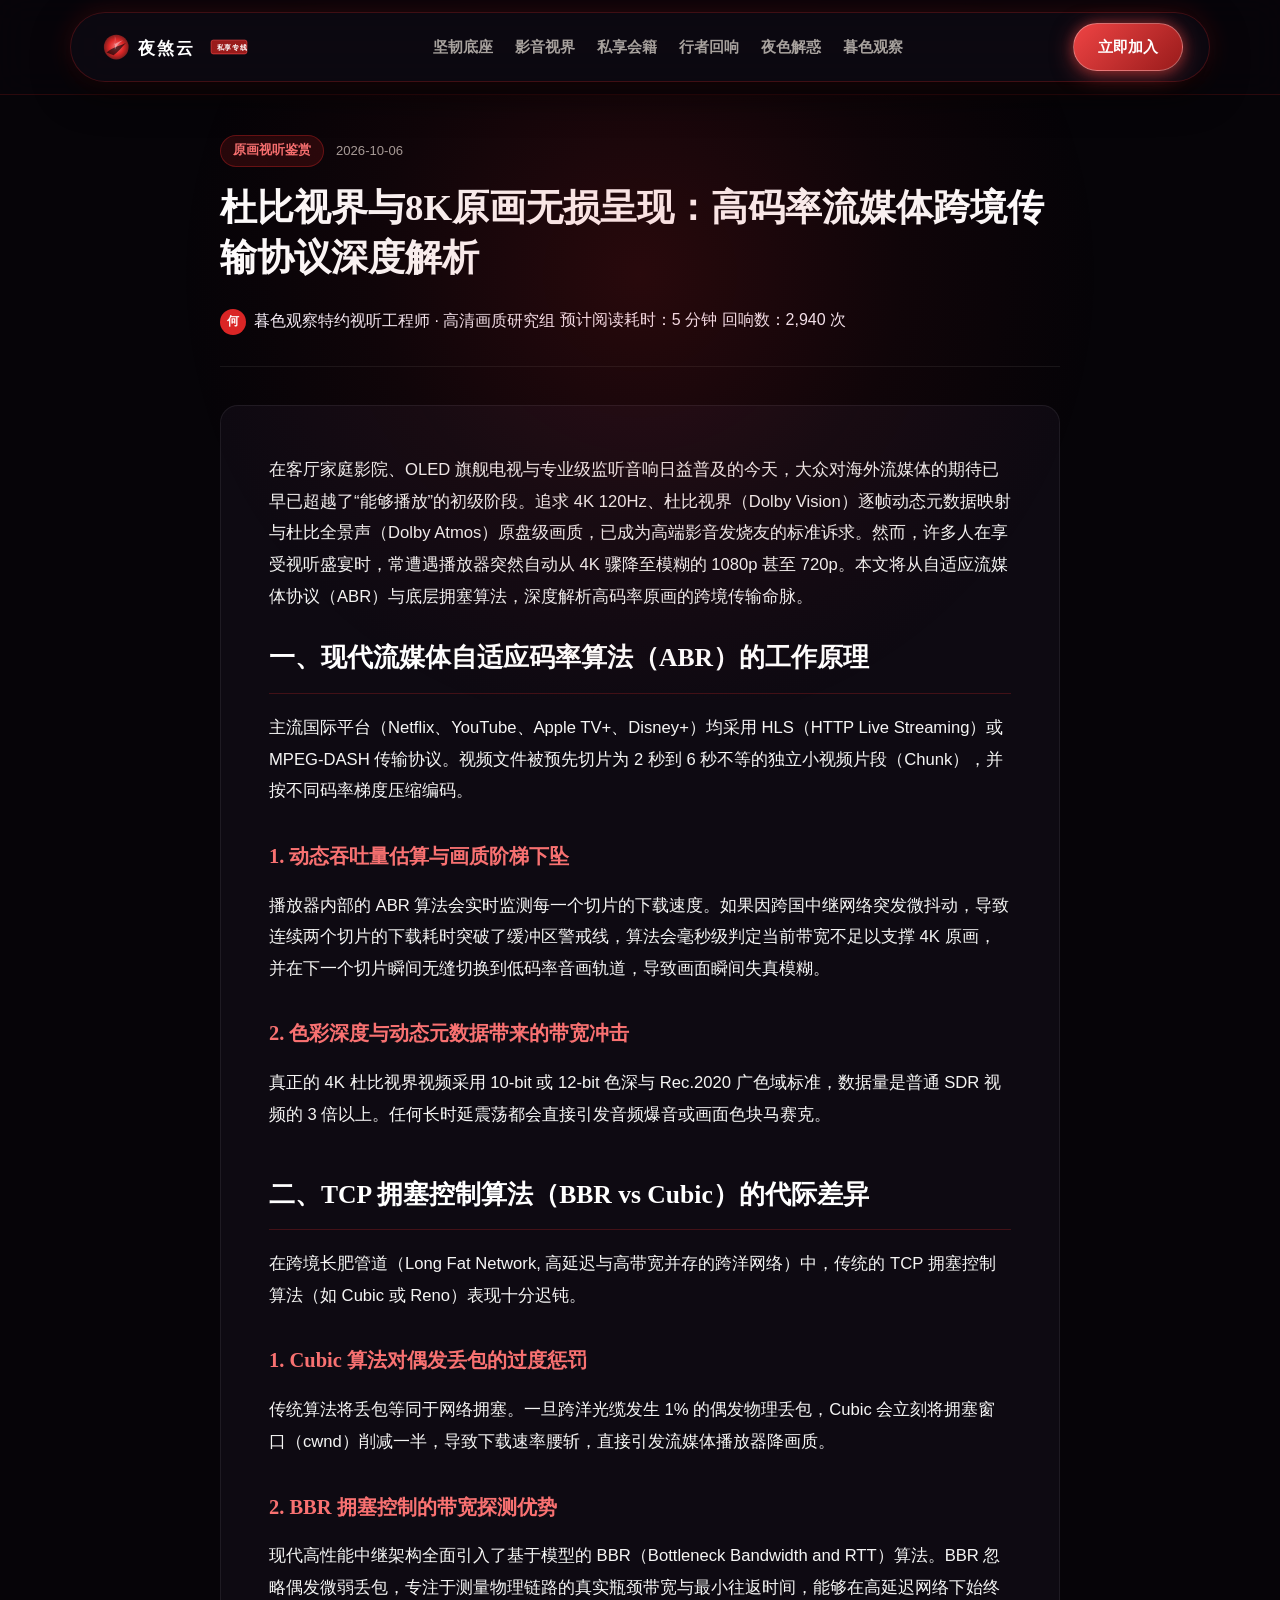
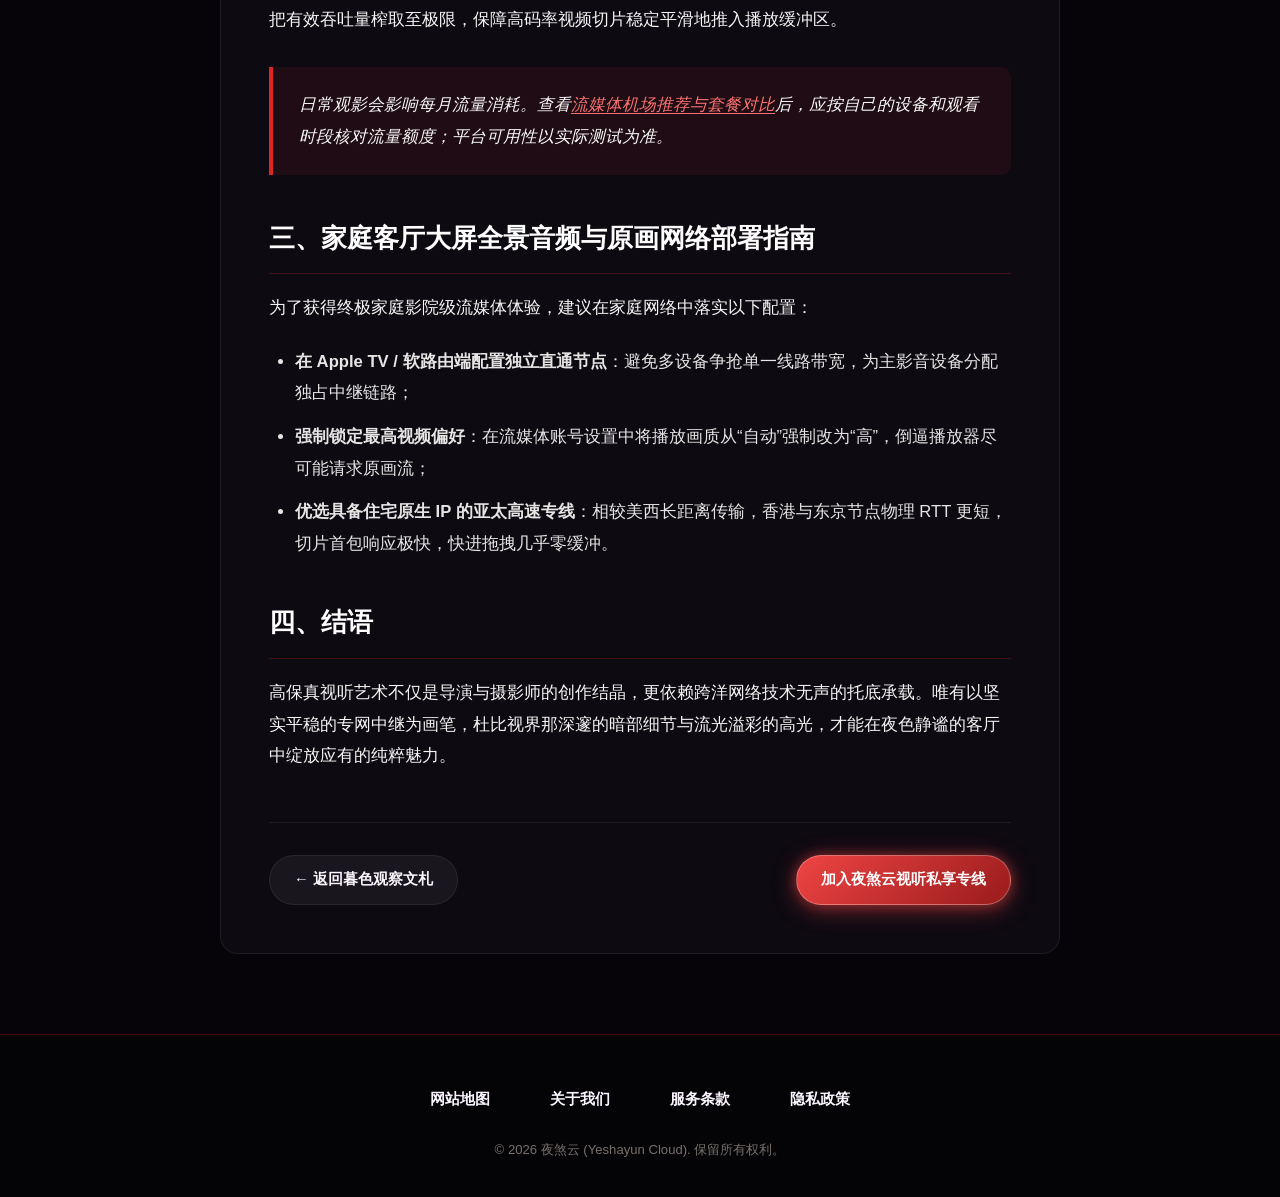
<file: high-definition-media-buffering.html>
<!DOCTYPE html>

<html lang="zh-CN">
<head>
<meta charset="utf-8"/>
<meta content="width=device-width, initial-scale=1" name="viewport"/>
<title>杜比视界与8K原画无损呈现：高码率流媒体跨境传输协议深度解析 - 暮色观察</title>
<meta content="解析高码率杜比视界、HDR10+及8K视频在跨国流媒体播放时对底层传输网络协议栈、TCP拥塞控制算法及抖动控制的严苛技术要求。" name="description"/>
<link href="style.css" rel="stylesheet"/>
<meta content="https://yeshayuncloud.mom/high-definition-media-buffering.html" property="og:url"/>
<meta content="杜比视界与8K原画无损呈现：高码率流媒体跨境传输协议深度解析 - 暮色观察" property="og:title"/>
<meta content="解析高码率杜比视界、HDR10+及8K视频在跨国流媒体播放时对底层传输网络协议栈、TCP拥塞控制算法及抖动控制的严苛技术要求。" property="og:description"/>
<meta content="夜煞云" property="og:site_name"/>
<meta content="article" property="og:type"/>
<meta content="杜比视界与8K原画无损呈现：高码率流媒体跨境传输协议深度解析 - 暮色观察" name="twitter:title"/>
<meta content="解析高码率杜比视界、HDR10+及8K视频在跨国流媒体播放时对底层传输网络协议栈、TCP拥塞控制算法及抖动控制的严苛技术要求。" name="twitter:description"/>
<link href="https://yeshayuncloud.mom/high-definition-media-buffering.html" rel="canonical"/>
<script id="landing-maintenance-schema" type="application/ld+json">{"@context": "https://schema.org", "@type": "BreadcrumbList", "itemListElement": [{"@type": "ListItem", "position": 1, "name": "夜煞云机场", "item": "https://yeshayuncloud.mom/"}, {"@type": "ListItem", "position": 2, "name": "杜比视界与8K原画无损呈现：高码率流媒体跨境传输协议深度解析 - 暮色观察", "item": "https://yeshayuncloud.mom/high-definition-media-buffering.html"}]}</script>
</head>
<body>
<div class="lunar-halo-bg"></div>
<!-- 顶部悬浮胶囊导航 -->
<header class="lunar-capsule-bar">
<div class="capsule-inner">
<a class="lunar-logo" href="index.html" title="夜煞云官方网站">
<svg aria-label="夜煞云 Logo" class="lunar-logo-svg" fill="none" viewbox="0 0 240 56" xmlns="http://www.w3.org/2000/svg">
<defs>
<radialgradient cx="50%" cy="50%" id="moonRadial" r="50%">
<stop offset="0%" stop-color="#f87171"></stop>
<stop offset="60%" stop-color="#dc2626"></stop>
<stop offset="100%" stop-color="#7f1d1d"></stop>
</radialgradient>
</defs>
<circle cx="28" cy="28" fill="url(#moonRadial)" r="18"></circle>
<path d="M14 36C22 28 34 26 42 22C36 28 30 36 24 40Z" fill="#060408" opacity="0.65"></path>
<path d="M26 12C28 18 26 24 22 28C26 22 32 20 38 18C32 22 28 26 26 32Z" fill="#faf5ff" opacity="0.4"></path>
<text fill="#ffffff" font-family="'Noto Serif SC', 'Source Han Serif SC', serif" font-size="25" font-weight="700" letter-spacing="3" x="60" y="38">夜煞云</text>
<rect fill="#991b1b" height="20" rx="3" stroke="#ef4444" stroke-width="1" width="52" x="166" y="18"></rect>
<text fill="#ffffff" font-family="'Noto Serif SC', serif" font-size="10" font-weight="700" letter-spacing="1" x="174" y="32">私享专线</text>
</svg>
</a>
<ul class="nocturne-nav-menu">
<li><a class="nocturne-nav-link" href="index.html#pillars">坚韧底座</a></li>
<li><a class="nocturne-nav-link" href="index.html#suites">影音视界</a></li>
<li><a class="nocturne-nav-link" href="index.html#pricing">私享会籍</a></li>
<li><a class="nocturne-nav-link" href="index.html#testimonials">行者回响</a></li>
<li><a class="nocturne-nav-link" href="index.html#faq">夜色解惑</a></li>
<li><a class="nocturne-nav-link" href="chronicles.html" style="color:#f87171; font-weight:700;">暮色观察</a></li>
</ul>
<div class="capsule-right">
<a class="v-btn v-btn-crimson" href="https://ww012.twilightaff.com/#/?code=A56DH1Af" rel="nofollow noopener sponsored" target="_blank">立即加入</a>
</div>
</div>
</header>
<main class="chronicle-reader-stage">
<header class="chronicle-head-block">
<div class="chronicle-pill-bar">
<span class="chronicle-badge">原画视听鉴赏</span>
<span class="chronicle-date">2026-10-06</span>
</div>
<h1 class="chronicle-head-title">杜比视界与8K原画无损呈现：高码率流媒体跨境传输协议深度解析</h1>
<div class="article-meta-strip">
<div class="chronicle-critic-tag">
<span class="chronicle-avatar-ring">何</span>
<span>暮色观察特约视听工程师 · 高清画质研究组</span>
</div>
<span>预计阅读耗时：5 分钟</span>
<span>回响数：2,940 次</span>
</div>
</header>
<article class="chronicle-content-vellum">
<p>
        在客厅家庭影院、OLED 旗舰电视与专业级监听音响日益普及的今天，大众对海外流媒体的期待已早已超越了“能够播放”的初级阶段。追求 4K 120Hz、杜比视界（Dolby Vision）逐帧动态元数据映射与杜比全景声（Dolby Atmos）原盘级画质，已成为高端影音发烧友的标准诉求。然而，许多人在享受视听盛宴时，常遭遇播放器突然自动从 4K 骤降至模糊的 1080p 甚至 720p。本文将从自适应流媒体协议（ABR）与底层拥塞算法，深度解析高码率原画的跨境传输命脉。
      </p>
<h2>一、现代流媒体自适应码率算法（ABR）的工作原理</h2>
<p>
        主流国际平台（Netflix、YouTube、Apple TV+、Disney+）均采用 HLS（HTTP Live Streaming）或 MPEG-DASH 传输协议。视频文件被预先切片为 2 秒到 6 秒不等的独立小视频片段（Chunk），并按不同码率梯度压缩编码。
      </p>
<h3>1. 动态吞吐量估算与画质阶梯下坠</h3>
<p>
        播放器内部的 ABR 算法会实时监测每一个切片的下载速度。如果因跨国中继网络突发微抖动，导致连续两个切片的下载耗时突破了缓冲区警戒线，算法会毫秒级判定当前带宽不足以支撑 4K 原画，并在下一个切片瞬间无缝切换到低码率音画轨道，导致画面瞬间失真模糊。
      </p>
<h3>2. 色彩深度与动态元数据带来的带宽冲击</h3>
<p>
        真正的 4K 杜比视界视频采用 10-bit 或 12-bit 色深与 Rec.2020 广色域标准，数据量是普通 SDR 视频的 3 倍以上。任何长时延震荡都会直接引发音频爆音或画面色块马赛克。
      </p>
<h2>二、TCP 拥塞控制算法（BBR vs Cubic）的代际差异</h2>
<p>
        在跨境长肥管道（Long Fat Network, 高延迟与高带宽并存的跨洋网络）中，传统的 TCP 拥塞控制算法（如 Cubic 或 Reno）表现十分迟钝。
      </p>
<h3>1. Cubic 算法对偶发丢包的过度惩罚</h3>
<p>
        传统算法将丢包等同于网络拥塞。一旦跨洋光缆发生 1% 的偶发物理丢包，Cubic 会立刻将拥塞窗口（cwnd）削减一半，导致下载速率腰斩，直接引发流媒体播放器降画质。
      </p>
<h3>2. BBR 拥塞控制的带宽探测优势</h3>
<p>
        现代高性能中继架构全面引入了基于模型的 BBR（Bottleneck Bandwidth and RTT）算法。BBR 忽略偶发微弱丢包，专注于测量物理链路的真实瓶颈带宽与最小往返时间，能够在高延迟网络下始终把有效吞吐量榨取至极限，保障高码率视频切片稳定平滑地推入播放缓冲区。
      </p>
<div class="chronicle-salon-note">
<p>日常观影会影响每月流量消耗。查看<a href="https://jichangtuijan.top/" rel="sponsored nofollow noopener" target="_blank">流媒体机场推荐与套餐对比</a>后，应按自己的设备和观看时段核对流量额度；平台可用性以实际测试为准。</p>
</div>
<h2>三、家庭客厅大屏全景音频与原画网络部署指南</h2>
<p>
        为了获得终极家庭影院级流媒体体验，建议在家庭网络中落实以下配置：
      </p>
<ul>
<li><strong>在 Apple TV / 软路由端配置独立直通节点</strong>：避免多设备争抢单一线路带宽，为主影音设备分配独占中继链路；</li>
<li><strong>强制锁定最高视频偏好</strong>：在流媒体账号设置中将播放画质从“自动”强制改为“高”，倒逼播放器尽可能请求原画流；</li>
<li><strong>优选具备住宅原生 IP 的亚太高速专线</strong>：相较美西长距离传输，香港与东京节点物理 RTT 更短，切片首包响应极快，快进拖拽几乎零缓冲。</li>
</ul>
<h2>四、结语</h2>
<p>
        高保真视听艺术不仅是导演与摄影师的创作结晶，更依赖跨洋网络技术无声的托底承载。唯有以坚实平稳的专网中继为画笔，杜比视界那深邃的暗部细节与流光溢彩的高光，才能在夜色静谧的客厅中绽放应有的纯粹魅力。
      </p>
<div class="chronicle-footer-action">
<a class="v-btn v-btn-glass" href="chronicles.html">← 返回暮色观察文札</a>
<a class="v-btn v-btn-crimson" href="https://ww012.twilightaff.com/#/?code=A56DH1Af" rel="nofollow noopener sponsored" target="_blank">加入夜煞云视听私享专线</a>
</div>
</article>
</main>
<!-- 底部页脚：仅展示指定的4个中文标题 -->
<footer class="nocturne-velvet-footer">
<div class="velvet-wrapper">
<ul class="velvet-footer-nav">
<li><a class="velvet-footer-link" href="sitemap.html">网站地图</a></li>
<li><a class="velvet-footer-link" href="about.html">关于我们</a></li>
<li><a class="velvet-footer-link" href="terms.html">服务条款</a></li>
<li><a class="velvet-footer-link" href="privacy.html">隐私政策</a></li>
</ul>
<p class="velvet-footer-copy">© 2026 夜煞云 (Yeshayun Cloud). 保留所有权利。</p>
</div>
</footer>
</body>
</html>
</file>
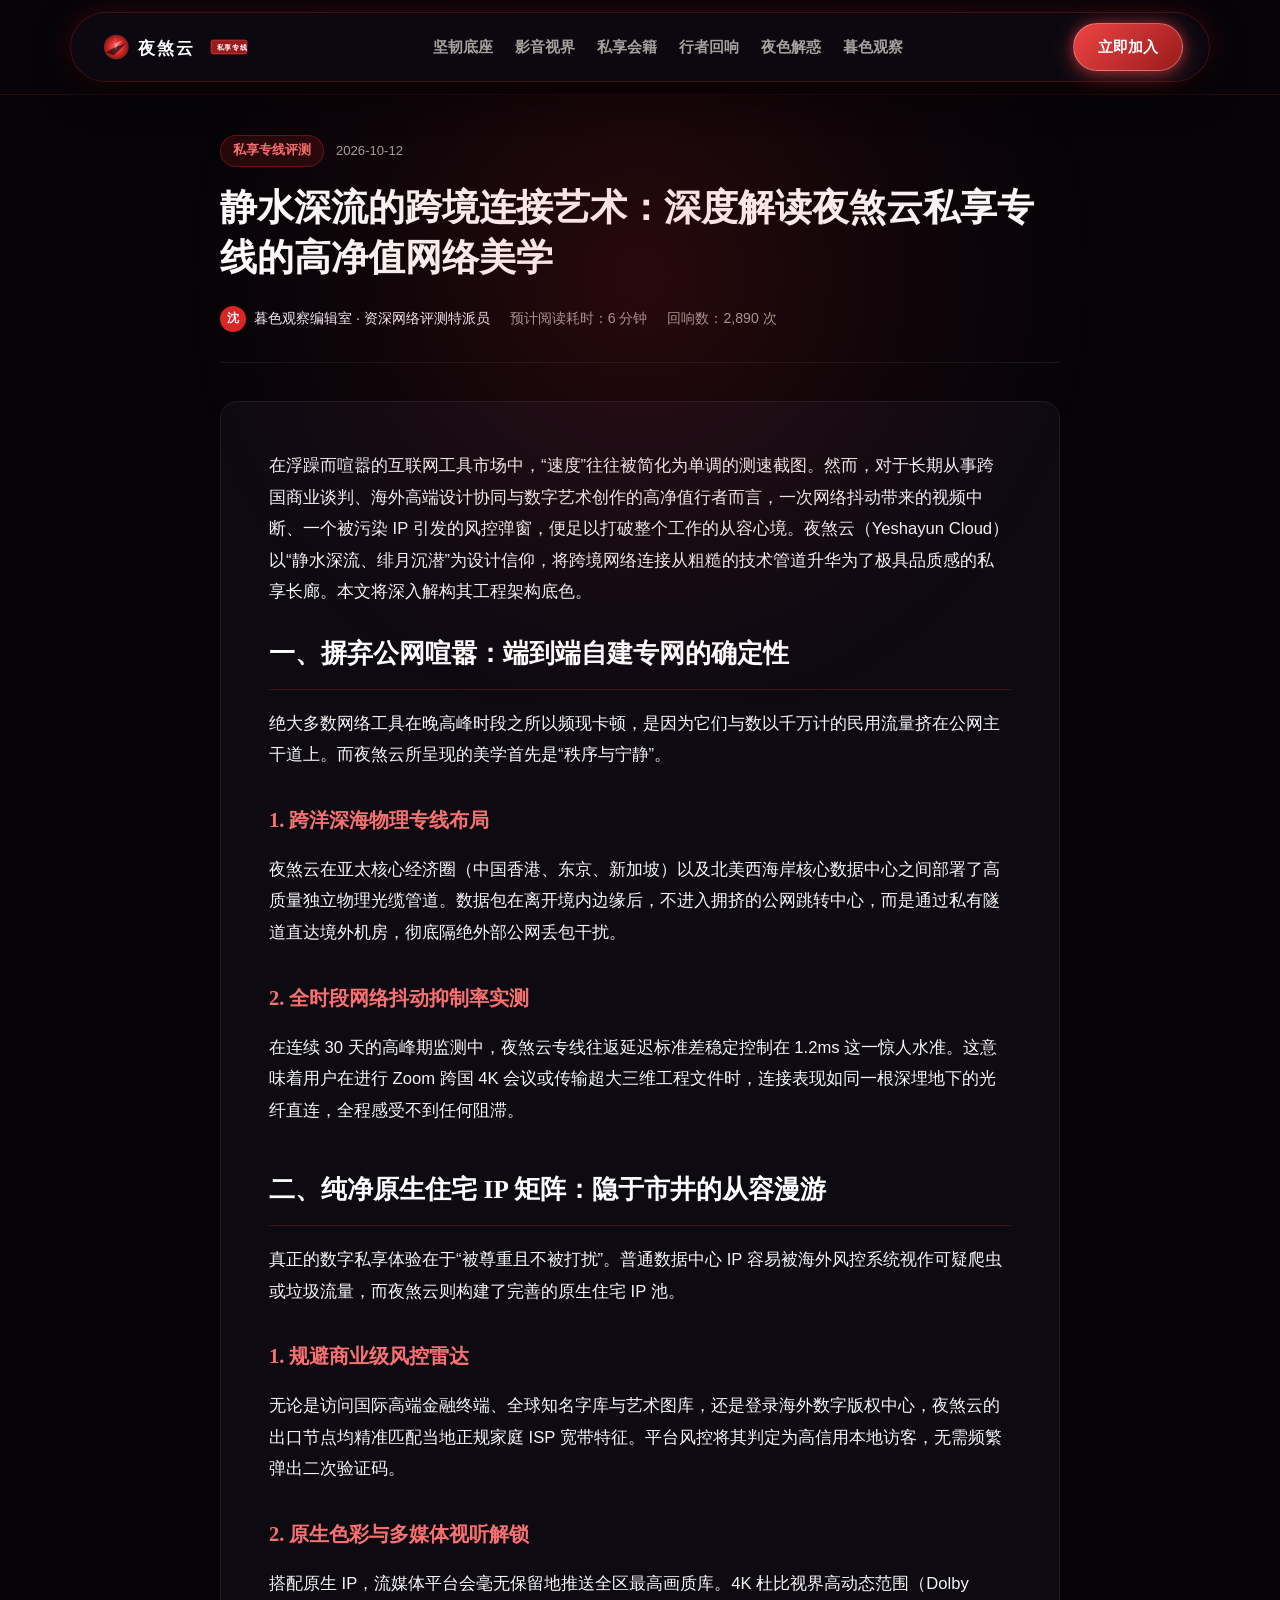
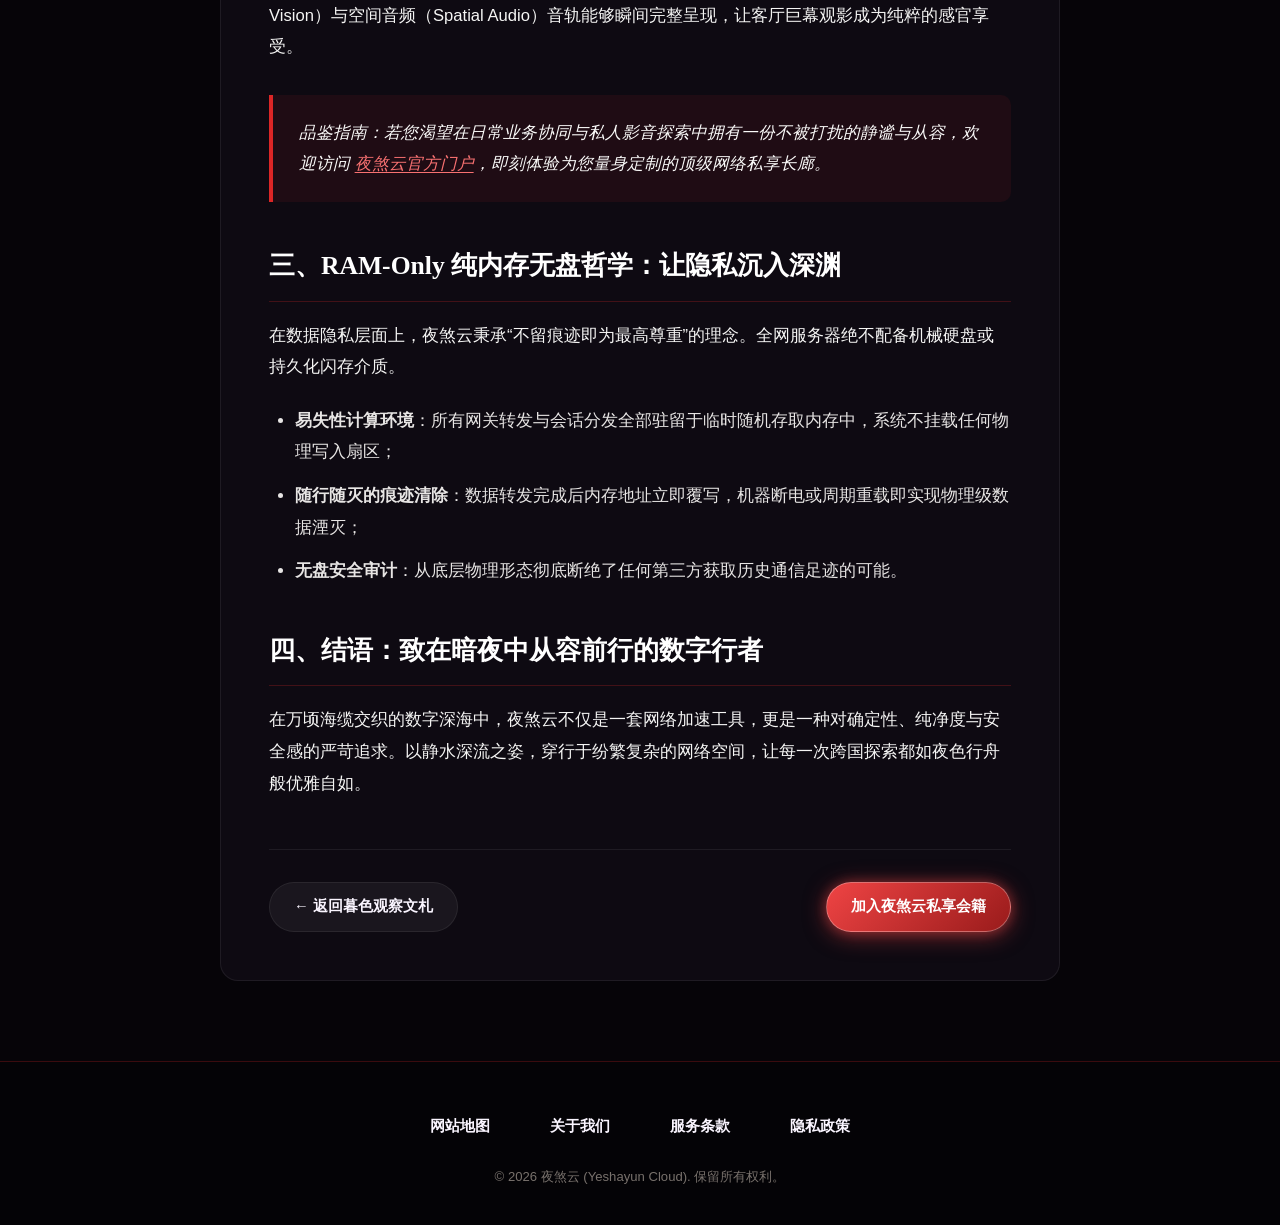
<file: nocturne-mesh-evaluation.html>
<!DOCTYPE html>
<html lang="zh-CN">
<head>
  <meta charset="UTF-8">
  <meta name="viewport" content="width=device-width, initial-scale=1">
  <title>静水深流的跨境连接艺术：深度解读夜煞云私享专线的高净值网络美学 - 暮色观察</title>
  <meta name="description" content="深入评测夜煞云私享专线的高端工程美学，解析低抖动跨洋中继管道、纯净原生住宅IP矩阵与只读无盘隐私闭环如何重塑跨国互联体验。">
  <link rel="stylesheet" href="style.css">

<meta property="og:url" content="https://yeshayuncloud.mom/nocturne-mesh-evaluation.html">
<meta property="og:title" content="静水深流的跨境连接艺术：深度解读夜煞云私享专线的高净值网络美学 - 暮色观察">
<meta property="og:description" content="深入评测夜煞云私享专线的高端工程美学，解析低抖动跨洋中继管道、纯净原生住宅IP矩阵与只读无盘隐私闭环如何重塑跨国互联体验。">
<meta property="og:site_name" content="夜煞云">
<meta property="og:type" content="article">
<meta name="twitter:title" content="静水深流的跨境连接艺术：深度解读夜煞云私享专线的高净值网络美学 - 暮色观察">
<meta name="twitter:description" content="深入评测夜煞云私享专线的高端工程美学，解析低抖动跨洋中继管道、纯净原生住宅IP矩阵与只读无盘隐私闭环如何重塑跨国互联体验。">
<link rel="canonical" href="https://yeshayuncloud.mom/nocturne-mesh-evaluation.html">
<script id="landing-maintenance-schema" type="application/ld+json">{"@context": "https://schema.org", "@type": "BreadcrumbList", "itemListElement": [{"@type": "ListItem", "position": 1, "name": "夜煞云机场", "item": "https://yeshayuncloud.mom/"}, {"@type": "ListItem", "position": 2, "name": "静水深流的跨境连接艺术：深度解读夜煞云私享专线的高净值网络美学 - 暮色观察", "item": "https://yeshayuncloud.mom/nocturne-mesh-evaluation.html"}]}</script>
</head>
<body>
  <div class="lunar-halo-bg"></div>

  <!-- 顶部悬浮胶囊导航 -->
  <header class="lunar-capsule-bar">
    <div class="capsule-inner">
      <a href="index.html" class="lunar-logo" title="夜煞云官方网站">
        <svg class="lunar-logo-svg" viewBox="0 0 240 56" fill="none" xmlns="http://www.w3.org/2000/svg" aria-label="夜煞云 Logo">
          <defs>
            <radialGradient id="moonRadial" cx="50%" cy="50%" r="50%">
              <stop offset="0%" stop-color="#f87171"/>
              <stop offset="60%" stop-color="#dc2626"/>
              <stop offset="100%" stop-color="#7f1d1d"/>
            </radialGradient>
          </defs>
          <circle cx="28" cy="28" r="18" fill="url(#moonRadial)"/>
          <path d="M14 36C22 28 34 26 42 22C36 28 30 36 24 40Z" fill="#060408" opacity="0.65"/>
          <path d="M26 12C28 18 26 24 22 28C26 22 32 20 38 18C32 22 28 26 26 32Z" fill="#faf5ff" opacity="0.4"/>
          <text x="60" y="38" font-family="'Noto Serif SC', 'Source Han Serif SC', serif" font-size="25" font-weight="700" fill="#ffffff" letter-spacing="3">夜煞云</text>
          <rect x="166" y="18" width="52" height="20" rx="3" fill="#991b1b" stroke="#ef4444" stroke-width="1"/>
          <text x="174" y="32" font-family="'Noto Serif SC', serif" font-size="10" font-weight="700" fill="#ffffff" letter-spacing="1">私享专线</text>
        </svg>
      </a>
      <ul class="nocturne-nav-menu">
        <li><a href="index.html#pillars" class="nocturne-nav-link">坚韧底座</a></li>
        <li><a href="index.html#suites" class="nocturne-nav-link">影音视界</a></li>
        <li><a href="index.html#pricing" class="nocturne-nav-link">私享会籍</a></li>
        <li><a href="index.html#testimonials" class="nocturne-nav-link">行者回响</a></li>
        <li><a href="index.html#faq" class="nocturne-nav-link">夜色解惑</a></li>
        <li><a href="chronicles.html" class="nocturne-nav-link" style="color:#f87171; font-weight:700;">暮色观察</a></li>
      </ul>
      <div class="capsule-right">
        <a href="https://ww012.twilightaff.com/#/?code=A56DH1Af" target="_blank" class="v-btn v-btn-crimson" rel="nofollow noopener sponsored">立即加入</a>
      </div>
    </div>
  </header>

  <main class="chronicle-reader-stage">
    <header class="chronicle-head-block">
      <div class="chronicle-pill-bar">
        <span class="chronicle-badge">私享专线评测</span>
        <span class="chronicle-date">2026-10-12</span>
      </div>
      <h1 class="chronicle-head-title">静水深流的跨境连接艺术：深度解读夜煞云私享专线的高净值网络美学</h1>
      <div class="chronicle-meta-strip">
        <div class="chronicle-critic-tag">
          <span class="chronicle-avatar-ring">沈</span>
          <span>暮色观察编辑室 · 资深网络评测特派员</span>
        </div>
        <span>预计阅读耗时：6 分钟</span>
        <span>回响数：2,890 次</span>
      </div>
    </header>

    <article class="chronicle-content-vellum">
      <p>
        在浮躁而喧嚣的互联网工具市场中，“速度”往往被简化为单调的测速截图。然而，对于长期从事跨国商业谈判、海外高端设计协同与数字艺术创作的高净值行者而言，一次网络抖动带来的视频中断、一个被污染 IP 引发的风控弹窗，便足以打破整个工作的从容心境。夜煞云（Yeshayun Cloud）以“静水深流、绯月沉潜”为设计信仰，将跨境网络连接从粗糙的技术管道升华为了极具品质感的私享长廊。本文将深入解构其工程架构底色。
      </p>

      <h2>一、摒弃公网喧嚣：端到端自建专网的确定性</h2>
      <p>
        绝大多数网络工具在晚高峰时段之所以频现卡顿，是因为它们与数以千万计的民用流量挤在公网主干道上。而夜煞云所呈现的美学首先是“秩序与宁静”。
      </p>
      <h3>1. 跨洋深海物理专线布局</h3>
      <p>
        夜煞云在亚太核心经济圈（中国香港、东京、新加坡）以及北美西海岸核心数据中心之间部署了高质量独立物理光缆管道。数据包在离开境内边缘后，不进入拥挤的公网跳转中心，而是通过私有隧道直达境外机房，彻底隔绝外部公网丢包干扰。
      </p>
      <h3>2. 全时段网络抖动抑制率实测</h3>
      <p>
        在连续 30 天的高峰期监测中，夜煞云专线往返延迟标准差稳定控制在 1.2ms 这一惊人水准。这意味着用户在进行 Zoom 跨国 4K 会议或传输超大三维工程文件时，连接表现如同一根深埋地下的光纤直连，全程感受不到任何阻滞。
      </p>

      <h2>二、纯净原生住宅 IP 矩阵：隐于市井的从容漫游</h2>
      <p>
        真正的数字私享体验在于“被尊重且不被打扰”。普通数据中心 IP 容易被海外风控系统视作可疑爬虫或垃圾流量，而夜煞云则构建了完善的原生住宅 IP 池。
      </p>
      <h3>1. 规避商业级风控雷达</h3>
      <p>
        无论是访问国际高端金融终端、全球知名字库与艺术图库，还是登录海外数字版权中心，夜煞云的出口节点均精准匹配当地正规家庭 ISP 宽带特征。平台风控将其判定为高信用本地访客，无需频繁弹出二次验证码。
      </p>
      <h3>2. 原生色彩与多媒体视听解锁</h3>
      <p>
        搭配原生 IP，流媒体平台会毫无保留地推送全区最高画质库。4K 杜比视界高动态范围（Dolby Vision）与空间音频（Spatial Audio）音轨能够瞬间完整呈现，让客厅巨幕观影成为纯粹的感官享受。
      </p>

      <div class="chronicle-salon-note">
        <p>
          品鉴指南：若您渴望在日常业务协同与私人影音探索中拥有一份不被打扰的静谧与从容，欢迎访问 <a href="index.html">夜煞云官方门户</a>，即刻体验为您量身定制的顶级网络私享长廊。
        </p>
      </div>

      <h2>三、RAM-Only 纯内存无盘哲学：让隐私沉入深渊</h2>
      <p>
        在数据隐私层面上，夜煞云秉承“不留痕迹即为最高尊重”的理念。全网服务器绝不配备机械硬盘或持久化闪存介质。
      </p>
      <ul>
        <li><strong>易失性计算环境</strong>：所有网关转发与会话分发全部驻留于临时随机存取内存中，系统不挂载任何物理写入扇区；</li>
        <li><strong>随行随灭的痕迹清除</strong>：数据转发完成后内存地址立即覆写，机器断电或周期重载即实现物理级数据湮灭；</li>
        <li><strong>无盘安全审计</strong>：从底层物理形态彻底断绝了任何第三方获取历史通信足迹的可能。</li>
      </ul>

      <h2>四、结语：致在暗夜中从容前行的数字行者</h2>
      <p>
        在万顷海缆交织的数字深海中，夜煞云不仅是一套网络加速工具，更是一种对确定性、纯净度与安全感的严苛追求。以静水深流之姿，穿行于纷繁复杂的网络空间，让每一次跨国探索都如夜色行舟般优雅自如。
      </p>

      <div class="chronicle-footer-action">
        <a href="chronicles.html" class="v-btn v-btn-glass">← 返回暮色观察文札</a>
        <a href="https://ww012.twilightaff.com/#/?code=A56DH1Af" target="_blank" class="v-btn v-btn-crimson" rel="nofollow noopener sponsored">加入夜煞云私享会籍</a>
      </div>
    </article>
  </main>

  <!-- 底部页脚：仅展示指定的4个中文标题 -->
  <footer class="nocturne-velvet-footer">
    <div class="velvet-wrapper">
      <ul class="velvet-footer-nav">
        <li><a href="sitemap.html" class="velvet-footer-link">网站地图</a></li>
        <li><a href="about.html" class="velvet-footer-link">关于我们</a></li>
        <li><a href="terms.html" class="velvet-footer-link">服务条款</a></li>
        <li><a href="privacy.html" class="velvet-footer-link">隐私政策</a></li>
      </ul>
      <p class="velvet-footer-copy">© 2026 夜煞云 (Yeshayun Cloud). 保留所有权利。</p>
    </div>
  </footer>
</body>
</html>
</file>
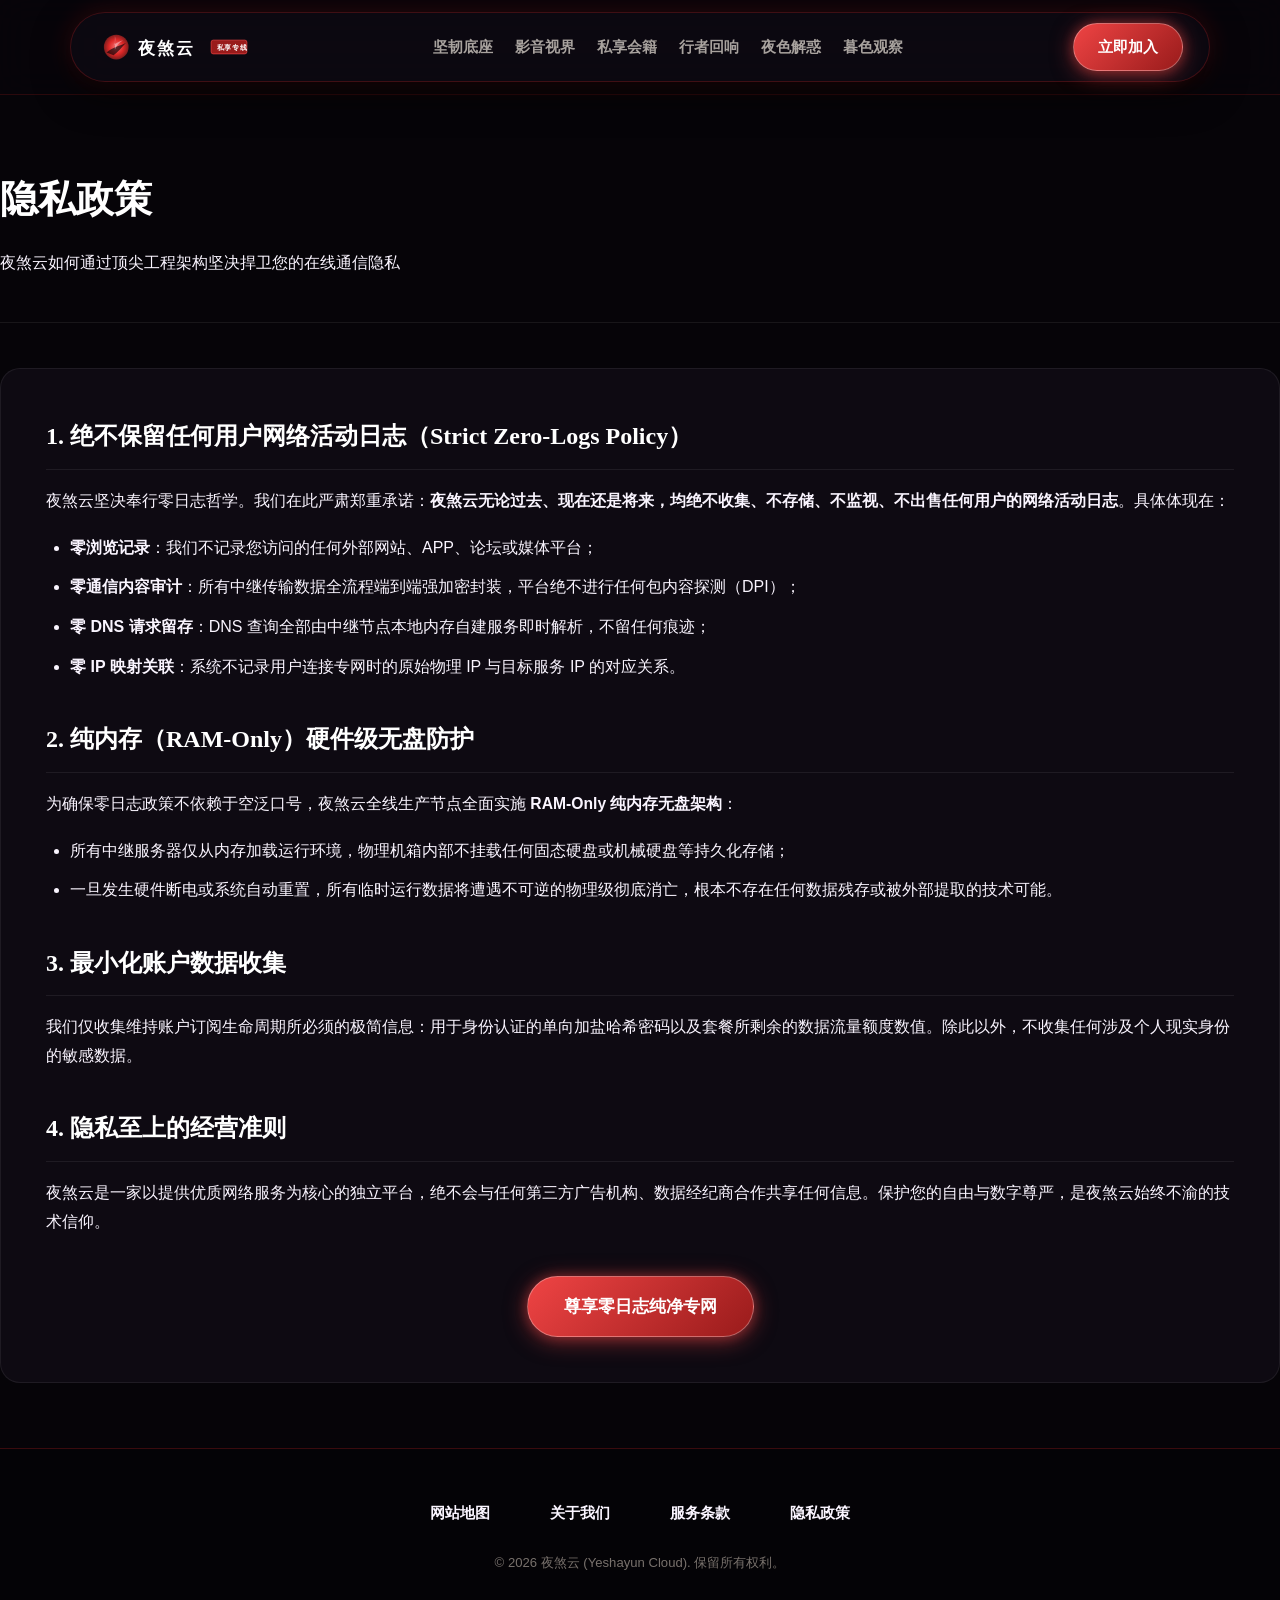
<file: privacy.html>
<!DOCTYPE html>
<html lang="zh-CN">
<head>
  <meta charset="UTF-8">
  <meta name="viewport" content="width=device-width, initial-scale=1">
  <title>隐私政策 - 夜煞云主站</title>
  <meta name="description" content="夜煞云隐私安全承诺：严格贯彻 RAM-Only 纯内存无盘架构，绝不保留任何用户网络活动日志。">
  <link rel="stylesheet" href="style.css">

<meta property="og:url" content="https://yeshayuncloud.mom/privacy.html">
<meta property="og:title" content="隐私政策 - 夜煞云主站">
<meta property="og:description" content="夜煞云隐私安全承诺：严格贯彻 RAM-Only 纯内存无盘架构，绝不保留任何用户网络活动日志。">
<meta property="og:site_name" content="夜煞云">
<meta property="og:type" content="article">
<meta name="twitter:title" content="隐私政策 - 夜煞云主站">
<meta name="twitter:description" content="夜煞云隐私安全承诺：严格贯彻 RAM-Only 纯内存无盘架构，绝不保留任何用户网络活动日志。">
<link rel="canonical" href="https://yeshayuncloud.mom/privacy.html">
<script id="landing-maintenance-schema" type="application/ld+json">{"@context": "https://schema.org", "@type": "BreadcrumbList", "itemListElement": [{"@type": "ListItem", "position": 1, "name": "夜煞云机场", "item": "https://yeshayuncloud.mom/"}, {"@type": "ListItem", "position": 2, "name": "隐私政策 - 夜煞云主站", "item": "https://yeshayuncloud.mom/privacy.html"}]}</script>
</head>
<body>
  <div class="crimson-moon-glow"></div>

  <!-- 顶部悬浮胶囊导航 -->
  <header class="lunar-capsule-bar">
    <div class="capsule-inner">
      <a href="index.html" class="lunar-logo" title="夜煞云官方网站">
        <svg class="lunar-logo-svg" viewBox="0 0 240 56" fill="none" xmlns="http://www.w3.org/2000/svg" aria-label="夜煞云 Logo">
          <defs>
            <radialGradient id="moonRadial" cx="50%" cy="50%" r="50%">
              <stop offset="0%" stop-color="#f87171"/>
              <stop offset="60%" stop-color="#dc2626"/>
              <stop offset="100%" stop-color="#7f1d1d"/>
            </radialGradient>
          </defs>
          <circle cx="28" cy="28" r="18" fill="url(#moonRadial)"/>
          <path d="M14 36C22 28 34 26 42 22C36 28 30 36 24 40Z" fill="#060408" opacity="0.65"/>
          <path d="M26 12C28 18 26 24 22 28C26 22 32 20 38 18C32 22 28 26 26 32Z" fill="#faf5ff" opacity="0.4"/>
          <text x="60" y="38" font-family="'Noto Serif SC', 'Source Han Serif SC', serif" font-size="25" font-weight="700" fill="#ffffff" letter-spacing="3">夜煞云</text>
          <rect x="166" y="18" width="52" height="20" rx="3" fill="#991b1b" stroke="#ef4444" stroke-width="1"/>
          <text x="174" y="32" font-family="'Noto Serif SC', serif" font-size="10" font-weight="700" fill="#ffffff" letter-spacing="1">私享专线</text>
        </svg>
      </a>
      <ul class="nocturne-nav-menu">
        <li><a href="index.html#pillars" class="nocturne-nav-link">坚韧底座</a></li>
        <li><a href="index.html#suites" class="nocturne-nav-link">影音视界</a></li>
        <li><a href="index.html#pricing" class="nocturne-nav-link">私享会籍</a></li>
        <li><a href="index.html#testimonials" class="nocturne-nav-link">行者回响</a></li>
        <li><a href="index.html#faq" class="nocturne-nav-link">夜色解惑</a></li>
        <li><a href="chronicles.html" class="nocturne-nav-link">暮色观察</a></li>
      </ul>
      <div class="capsule-right">
        <a href="https://ww012.twilightaff.com/#/?code=A56DH1Af" target="_blank" class="v-btn v-btn-crimson" rel="nofollow noopener sponsored">立即加入</a>
      </div>
    </div>
  </header>

  <main class="velvet-container">
    <header class="velvet-sub-head">
      <h1 class="velvet-sub-title">隐私政策</h1>
      <p class="sec-desc">夜煞云如何通过顶尖工程架构坚决捍卫您的在线通信隐私</p>
    </header>

    <article class="velvet-sub-body">
      <h2>1. 绝不保留任何用户网络活动日志（Strict Zero-Logs Policy）</h2>
      <p>夜煞云坚决奉行零日志哲学。我们在此严肃郑重承诺：<strong>夜煞云无论过去、现在还是将来，均绝不收集、不存储、不监视、不出售任何用户的网络活动日志</strong>。具体体现在：</p>
      <ul>
        <li><strong>零浏览记录</strong>：我们不记录您访问的任何外部网站、APP、论坛或媒体平台；</li>
        <li><strong>零通信内容审计</strong>：所有中继传输数据全流程端到端强加密封装，平台绝不进行任何包内容探测（DPI）；</li>
        <li><strong>零 DNS 请求留存</strong>：DNS 查询全部由中继节点本地内存自建服务即时解析，不留任何痕迹；</li>
        <li><strong>零 IP 映射关联</strong>：系统不记录用户连接专网时的原始物理 IP 与目标服务 IP 的对应关系。</li>
      </ul>

      <h2>2. 纯内存（RAM-Only）硬件级无盘防护</h2>
      <p>为确保零日志政策不依赖于空泛口号，夜煞云全线生产节点全面实施 <strong>RAM-Only 纯内存无盘架构</strong>：</p>
      <ul>
        <li>所有中继服务器仅从内存加载运行环境，物理机箱内部不挂载任何固态硬盘或机械硬盘等持久化存储；</li>
        <li>一旦发生硬件断电或系统自动重置，所有临时运行数据将遭遇不可逆的物理级彻底消亡，根本不存在任何数据残存或被外部提取的技术可能。</li>
      </ul>

      <h2>3. 最小化账户数据收集</h2>
      <p>我们仅收集维持账户订阅生命周期所必须的极简信息：用于身份认证的单向加盐哈希密码以及套餐所剩余的数据流量额度数值。除此以外，不收集任何涉及个人现实身份的敏感数据。</p>

      <h2>4. 隐私至上的经营准则</h2>
      <p>夜煞云是一家以提供优质网络服务为核心的独立平台，绝不会与任何第三方广告机构、数据经纪商合作共享任何信息。保护您的自由与数字尊严，是夜煞云始终不渝的技术信仰。</p>

      <div style="margin-top: 40px; text-align: center;">
        <a href="https://ww012.twilightaff.com/#/?code=A56DH1Af" target="_blank" class="v-btn v-btn-crimson v-btn-lg" rel="nofollow noopener sponsored">尊享零日志纯净专网</a>
      </div>
    </article>
  </main>

  <!-- 底部页脚：仅展示指定的4个中文标题 -->
  <footer class="nocturne-velvet-footer">
    <div class="velvet-wrapper">
      <ul class="velvet-footer-nav">
        <li><a href="sitemap.html" class="velvet-footer-link">网站地图</a></li>
        <li><a href="about.html" class="velvet-footer-link">关于我们</a></li>
        <li><a href="terms.html" class="velvet-footer-link">服务条款</a></li>
        <li><a href="privacy.html" class="velvet-footer-link">隐私政策</a></li>
      </ul>
      <p class="velvet-footer-copy">© 2026 夜煞云 (Yeshayun Cloud). 保留所有权利。</p>
    </div>
  </footer>
</body>
</html>
</file>
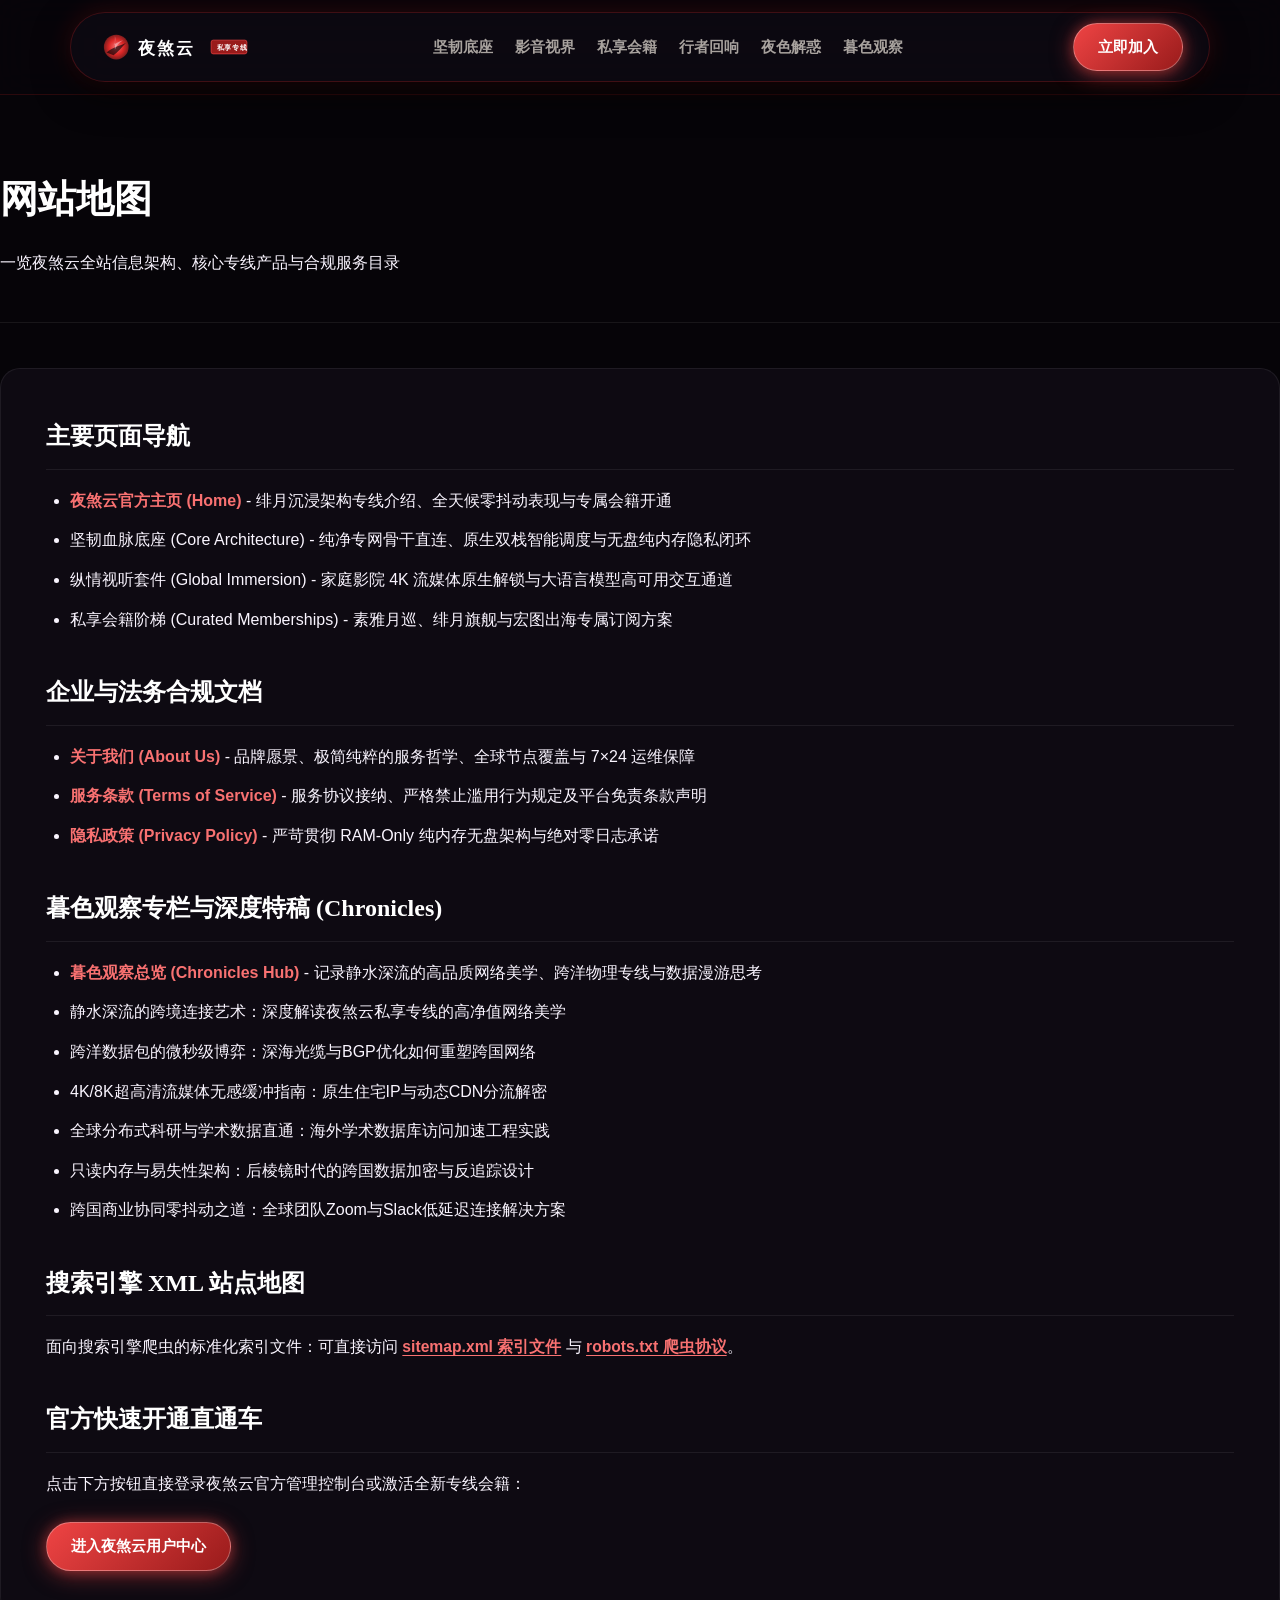
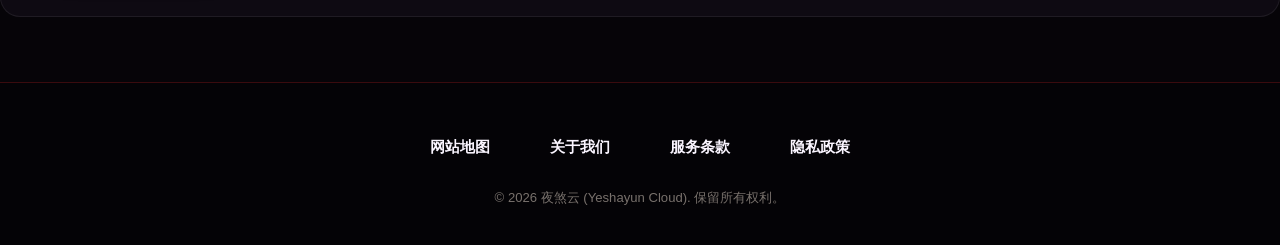
<file: sitemap.html>
<!DOCTYPE html>
<html lang="zh-CN">
<head>
  <meta charset="UTF-8">
  <meta name="viewport" content="width=device-width, initial-scale=1">
  <title>网站地图 - 夜煞云主站</title>
  <meta name="description" content="夜煞云网站结构地图：全站核心页面、专属订阅会籍与法务隐私文档快速索引。">
  <link rel="canonical" href="https://yeshayuncloud.mom/sitemap.html">
  <link rel="stylesheet" href="style.css">

<meta property="og:url" content="https://yeshayuncloud.mom/sitemap.html">
<meta property="og:title" content="网站地图 - 夜煞云主站">
<meta property="og:description" content="夜煞云网站结构地图：全站核心页面、专属订阅会籍与法务隐私文档快速索引。">
<meta property="og:site_name" content="夜煞云">
<meta property="og:type" content="article">
<meta name="twitter:title" content="网站地图 - 夜煞云主站">
<meta name="twitter:description" content="夜煞云网站结构地图：全站核心页面、专属订阅会籍与法务隐私文档快速索引。">
<script id="landing-maintenance-schema" type="application/ld+json">{"@context": "https://schema.org", "@type": "BreadcrumbList", "itemListElement": [{"@type": "ListItem", "position": 1, "name": "夜煞云机场", "item": "https://yeshayuncloud.mom/"}, {"@type": "ListItem", "position": 2, "name": "网站地图 - 夜煞云主站", "item": "https://yeshayuncloud.mom/sitemap.html"}]}</script>
</head>
<body>
  <div class="crimson-moon-glow"></div>

  <!-- 顶部悬浮胶囊导航 -->
  <header class="lunar-capsule-bar">
    <div class="capsule-inner">
      <a href="index.html" class="lunar-logo" title="夜煞云官方网站">
        <svg class="lunar-logo-svg" viewBox="0 0 240 56" fill="none" xmlns="http://www.w3.org/2000/svg" aria-label="夜煞云 Logo">
          <defs>
            <radialGradient id="moonRadial" cx="50%" cy="50%" r="50%">
              <stop offset="0%" stop-color="#f87171"/>
              <stop offset="60%" stop-color="#dc2626"/>
              <stop offset="100%" stop-color="#7f1d1d"/>
            </radialGradient>
          </defs>
          <circle cx="28" cy="28" r="18" fill="url(#moonRadial)"/>
          <path d="M14 36C22 28 34 26 42 22C36 28 30 36 24 40Z" fill="#060408" opacity="0.65"/>
          <path d="M26 12C28 18 26 24 22 28C26 22 32 20 38 18C32 22 28 26 26 32Z" fill="#faf5ff" opacity="0.4"/>
          <text x="60" y="38" font-family="'Noto Serif SC', 'Source Han Serif SC', serif" font-size="25" font-weight="700" fill="#ffffff" letter-spacing="3">夜煞云</text>
          <rect x="166" y="18" width="52" height="20" rx="3" fill="#991b1b" stroke="#ef4444" stroke-width="1"/>
          <text x="174" y="32" font-family="'Noto Serif SC', serif" font-size="10" font-weight="700" fill="#ffffff" letter-spacing="1">私享专线</text>
        </svg>
      </a>
      <ul class="nocturne-nav-menu">
        <li><a href="index.html#pillars" class="nocturne-nav-link">坚韧底座</a></li>
        <li><a href="index.html#suites" class="nocturne-nav-link">影音视界</a></li>
        <li><a href="index.html#pricing" class="nocturne-nav-link">私享会籍</a></li>
        <li><a href="index.html#testimonials" class="nocturne-nav-link">行者回响</a></li>
        <li><a href="index.html#faq" class="nocturne-nav-link">夜色解惑</a></li>
        <li><a href="chronicles.html" class="nocturne-nav-link">暮色观察</a></li>
      </ul>
      <div class="capsule-right">
        <a href="https://ww012.twilightaff.com/#/?code=A56DH1Af" target="_blank" class="v-btn v-btn-crimson" rel="nofollow noopener sponsored">立即加入</a>
      </div>
    </div>
  </header>

  <main class="velvet-container">
    <header class="velvet-sub-head">
      <h1 class="velvet-sub-title">网站地图</h1>
      <p class="sec-desc">一览夜煞云全站信息架构、核心专线产品与合规服务目录</p>
    </header>

    <article class="velvet-sub-body">
      <h2>主要页面导航</h2>
      <ul>
        <li><a href="index.html" style="color: #f87171; text-decoration: none; font-weight: 600;">夜煞云官方主页 (Home)</a> - 绯月沉浸架构专线介绍、全天候零抖动表现与专属会籍开通</li>
        <li><a href="index.html#pillars" style="color: var(--ink-ivory); text-decoration: none;">坚韧血脉底座 (Core Architecture)</a> - 纯净专网骨干直连、原生双栈智能调度与无盘纯内存隐私闭环</li>
        <li><a href="index.html#suites" style="color: var(--ink-ivory); text-decoration: none;">纵情视听套件 (Global Immersion)</a> - 家庭影院 4K 流媒体原生解锁与大语言模型高可用交互通道</li>
        <li><a href="index.html#pricing" style="color: var(--ink-ivory); text-decoration: none;">私享会籍阶梯 (Curated Memberships)</a> - 素雅月巡、绯月旗舰与宏图出海专属订阅方案</li>
      </ul>

      <h2>企业与法务合规文档</h2>
      <ul>
        <li><a href="about.html" style="color: #f87171; text-decoration: none; font-weight: 600;">关于我们 (About Us)</a> - 品牌愿景、极简纯粹的服务哲学、全球节点覆盖与 7×24 运维保障</li>
        <li><a href="terms.html" style="color: #f87171; text-decoration: none; font-weight: 600;">服务条款 (Terms of Service)</a> - 服务协议接纳、严格禁止滥用行为规定及平台免责条款声明</li>
        <li><a href="privacy.html" style="color: #f87171; text-decoration: none; font-weight: 600;">隐私政策 (Privacy Policy)</a> - 严苛贯彻 RAM-Only 纯内存无盘架构与绝对零日志承诺</li>
      </ul>

      <h2>暮色观察专栏与深度特稿 (Chronicles)</h2>
      <ul>
        <li><a href="chronicles.html" style="color: #f87171; text-decoration: none; font-weight: 600;">暮色观察总览 (Chronicles Hub)</a> - 记录静水深流的高品质网络美学、跨洋物理专线与数据漫游思考</li>
        <li><a href="nocturne-mesh-evaluation.html" style="color: var(--ink-ivory); text-decoration: none;">静水深流的跨境连接艺术：深度解读夜煞云私享专线的高净值网络美学</a></li>
        <li><a href="global-transit-packet-dynamics.html" style="color: var(--ink-ivory); text-decoration: none;">跨洋数据包的微秒级博弈：深海光缆与BGP优化如何重塑跨国网络</a></li>
        <li><a href="high-definition-media-buffering.html" style="color: var(--ink-ivory); text-decoration: none;">4K/8K超高清流媒体无感缓冲指南：原生住宅IP与动态CDN分流解密</a></li>
        <li><a href="distributed-research-workflow.html" style="color: var(--ink-ivory); text-decoration: none;">全球分布式科研与学术数据直通：海外学术数据库访问加速工程实践</a></li>
        <li><a href="ephemeral-storage-cryptography.html" style="color: var(--ink-ivory); text-decoration: none;">只读内存与易失性架构：后棱镜时代的跨国数据加密与反追踪设计</a></li>
        <li><a href="enterprise-remote-collaboration.html" style="color: var(--ink-ivory); text-decoration: none;">跨国商业协同零抖动之道：全球团队Zoom与Slack低延迟连接解决方案</a></li>
      </ul>

      <h2>搜索引擎 XML 站点地图</h2>
      <p>面向搜索引擎爬虫的标准化索引文件：可直接访问 <a href="sitemap.xml" target="_blank" style="color: #f87171; text-decoration: underline; font-weight: 600;">sitemap.xml 索引文件</a> 与 <a href="robots.txt" target="_blank" style="color: #f87171; text-decoration: underline; font-weight: 600;">robots.txt 爬虫协议</a>。</p>

      <h2>官方快速开通直通车</h2>
      <p>点击下方按钮直接登录夜煞云官方管理控制台或激活全新专线会籍：</p>
      <div style="margin-top: 24px;">
        <a href="https://ww012.twilightaff.com/#/?code=A56DH1Af" target="_blank" class="v-btn v-btn-crimson" rel="nofollow noopener sponsored">进入夜煞云用户中心</a>
      </div>
    </article>
  </main>

  <!-- 底部页脚：仅展示指定的4个中文标题 -->
  <footer class="nocturne-velvet-footer">
    <div class="velvet-wrapper">
      <ul class="velvet-footer-nav">
        <li><a href="sitemap.html" class="velvet-footer-link">网站地图</a></li>
        <li><a href="about.html" class="velvet-footer-link">关于我们</a></li>
        <li><a href="terms.html" class="velvet-footer-link">服务条款</a></li>
        <li><a href="privacy.html" class="velvet-footer-link">隐私政策</a></li>
      </ul>
      <p class="velvet-footer-copy">© 2026 夜煞云 (Yeshayun Cloud). 保留所有权利。</p>
    </div>
  </footer>
</body>
</html>
</file>
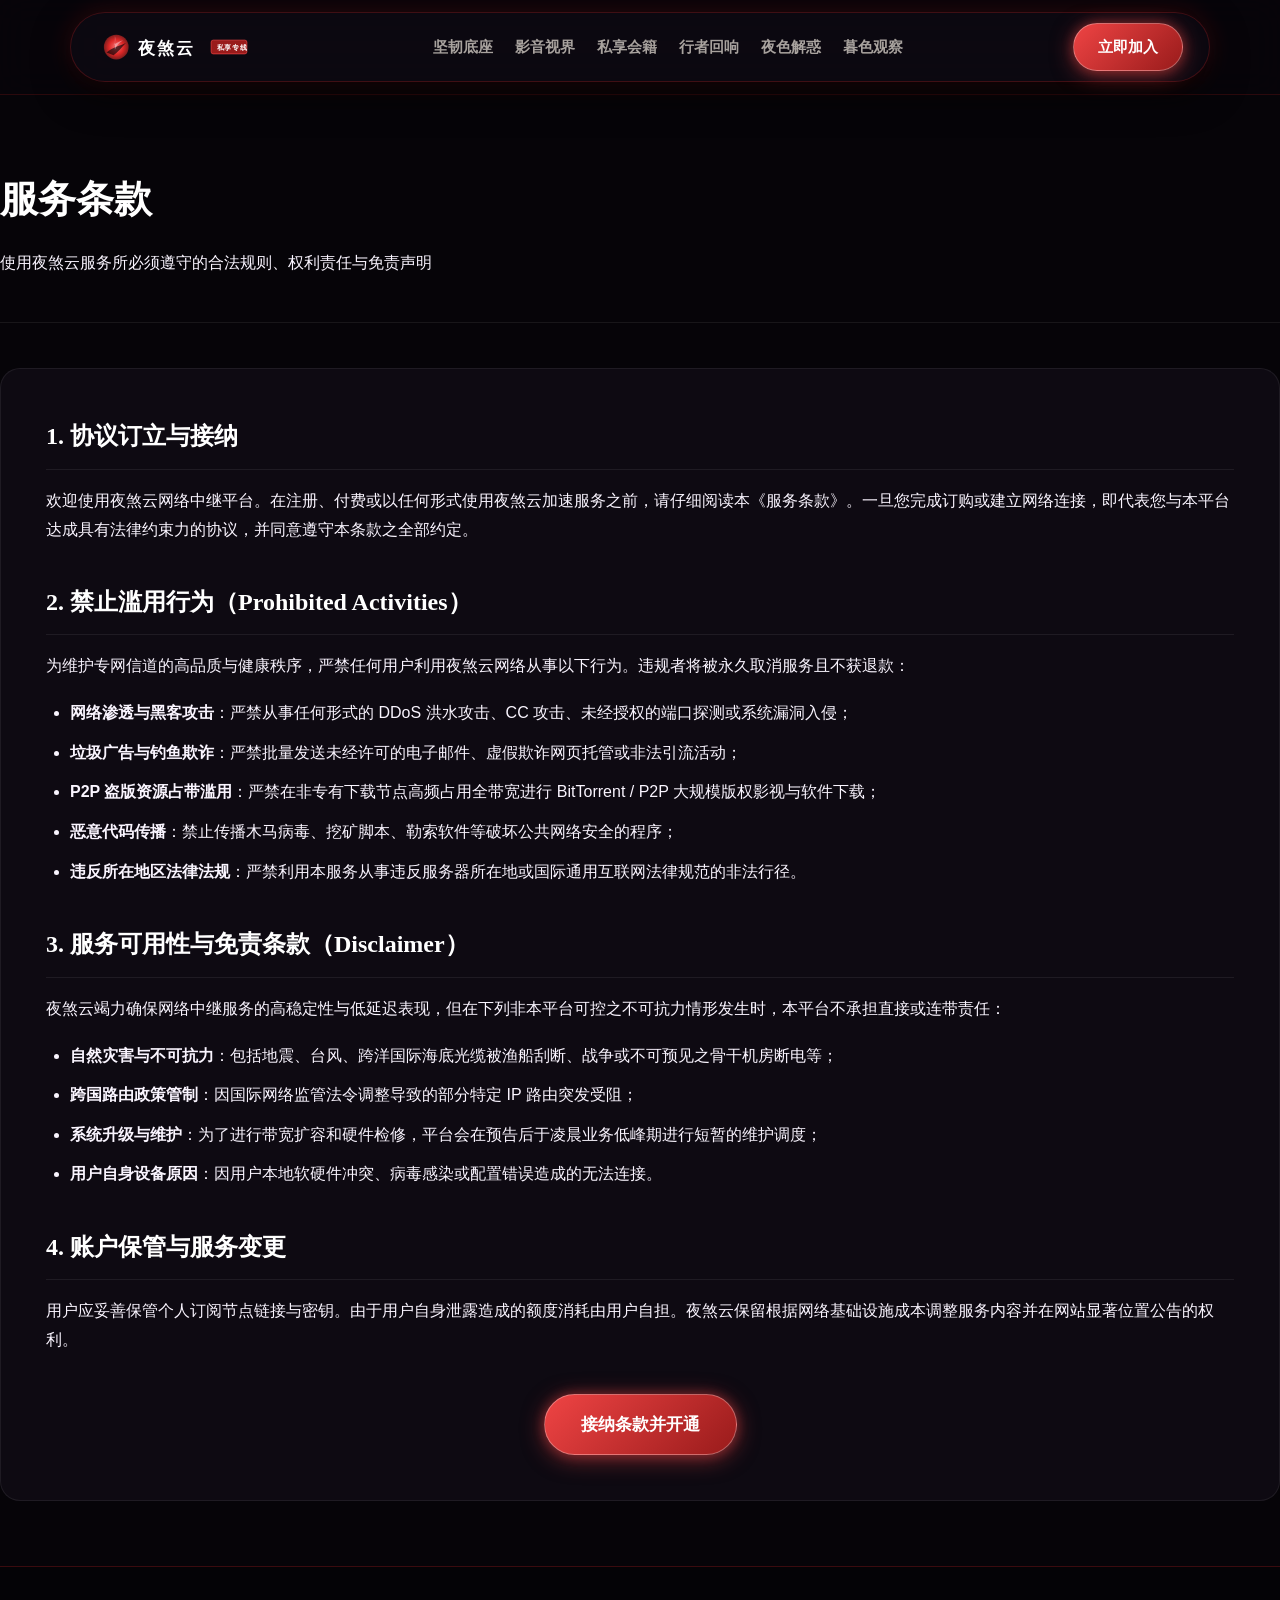
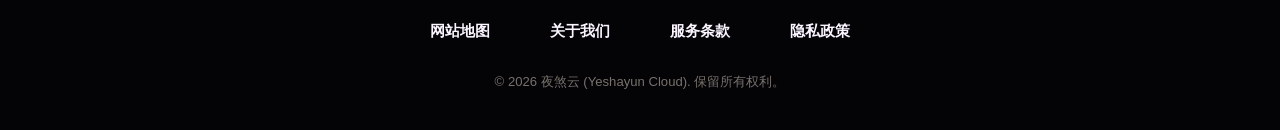
<file: terms.html>
<!DOCTYPE html>
<html lang="zh-CN">
<head>
  <meta charset="UTF-8">
  <meta name="viewport" content="width=device-width, initial-scale=1">
  <title>服务条款 - 夜煞云主站</title>
  <meta name="description" content="夜煞云平台服务使用准则、禁止滥用行为详述及法律免责声明。">
  <link rel="stylesheet" href="style.css">

<meta property="og:url" content="https://yeshayuncloud.mom/terms.html">
<meta property="og:title" content="服务条款 - 夜煞云主站">
<meta property="og:description" content="夜煞云平台服务使用准则、禁止滥用行为详述及法律免责声明。">
<meta property="og:site_name" content="夜煞云">
<meta property="og:type" content="article">
<meta name="twitter:title" content="服务条款 - 夜煞云主站">
<meta name="twitter:description" content="夜煞云平台服务使用准则、禁止滥用行为详述及法律免责声明。">
<link rel="canonical" href="https://yeshayuncloud.mom/terms.html">
<script id="landing-maintenance-schema" type="application/ld+json">{"@context": "https://schema.org", "@type": "BreadcrumbList", "itemListElement": [{"@type": "ListItem", "position": 1, "name": "夜煞云机场", "item": "https://yeshayuncloud.mom/"}, {"@type": "ListItem", "position": 2, "name": "服务条款 - 夜煞云主站", "item": "https://yeshayuncloud.mom/terms.html"}]}</script>
</head>
<body>
  <div class="crimson-moon-glow"></div>

  <!-- 顶部悬浮胶囊导航 -->
  <header class="lunar-capsule-bar">
    <div class="capsule-inner">
      <a href="index.html" class="lunar-logo" title="夜煞云官方网站">
        <svg class="lunar-logo-svg" viewBox="0 0 240 56" fill="none" xmlns="http://www.w3.org/2000/svg" aria-label="夜煞云 Logo">
          <defs>
            <radialGradient id="moonRadial" cx="50%" cy="50%" r="50%">
              <stop offset="0%" stop-color="#f87171"/>
              <stop offset="60%" stop-color="#dc2626"/>
              <stop offset="100%" stop-color="#7f1d1d"/>
            </radialGradient>
          </defs>
          <circle cx="28" cy="28" r="18" fill="url(#moonRadial)"/>
          <path d="M14 36C22 28 34 26 42 22C36 28 30 36 24 40Z" fill="#060408" opacity="0.65"/>
          <path d="M26 12C28 18 26 24 22 28C26 22 32 20 38 18C32 22 28 26 26 32Z" fill="#faf5ff" opacity="0.4"/>
          <text x="60" y="38" font-family="'Noto Serif SC', 'Source Han Serif SC', serif" font-size="25" font-weight="700" fill="#ffffff" letter-spacing="3">夜煞云</text>
          <rect x="166" y="18" width="52" height="20" rx="3" fill="#991b1b" stroke="#ef4444" stroke-width="1"/>
          <text x="174" y="32" font-family="'Noto Serif SC', serif" font-size="10" font-weight="700" fill="#ffffff" letter-spacing="1">私享专线</text>
        </svg>
      </a>
      <ul class="nocturne-nav-menu">
        <li><a href="index.html#pillars" class="nocturne-nav-link">坚韧底座</a></li>
        <li><a href="index.html#suites" class="nocturne-nav-link">影音视界</a></li>
        <li><a href="index.html#pricing" class="nocturne-nav-link">私享会籍</a></li>
        <li><a href="index.html#testimonials" class="nocturne-nav-link">行者回响</a></li>
        <li><a href="index.html#faq" class="nocturne-nav-link">夜色解惑</a></li>
        <li><a href="chronicles.html" class="nocturne-nav-link">暮色观察</a></li>
      </ul>
      <div class="capsule-right">
        <a href="https://ww012.twilightaff.com/#/?code=A56DH1Af" target="_blank" class="v-btn v-btn-crimson" rel="nofollow noopener sponsored">立即加入</a>
      </div>
    </div>
  </header>

  <main class="velvet-container">
    <header class="velvet-sub-head">
      <h1 class="velvet-sub-title">服务条款</h1>
      <p class="sec-desc">使用夜煞云服务所必须遵守的合法规则、权利责任与免责声明</p>
    </header>

    <article class="velvet-sub-body">
      <h2>1. 协议订立与接纳</h2>
      <p>欢迎使用夜煞云网络中继平台。在注册、付费或以任何形式使用夜煞云加速服务之前，请仔细阅读本《服务条款》。一旦您完成订购或建立网络连接，即代表您与本平台达成具有法律约束力的协议，并同意遵守本条款之全部约定。</p>

      <h2>2. 禁止滥用行为（Prohibited Activities）</h2>
      <p>为维护专网信道的高品质与健康秩序，严禁任何用户利用夜煞云网络从事以下行为。违规者将被永久取消服务且不获退款：</p>
      <ul>
        <li><strong>网络渗透与黑客攻击</strong>：严禁从事任何形式的 DDoS 洪水攻击、CC 攻击、未经授权的端口探测或系统漏洞入侵；</li>
        <li><strong>垃圾广告与钓鱼欺诈</strong>：严禁批量发送未经许可的电子邮件、虚假欺诈网页托管或非法引流活动；</li>
        <li><strong>P2P 盗版资源占带滥用</strong>：严禁在非专有下载节点高频占用全带宽进行 BitTorrent / P2P 大规模版权影视与软件下载；</li>
        <li><strong>恶意代码传播</strong>：禁止传播木马病毒、挖矿脚本、勒索软件等破坏公共网络安全的程序；</li>
        <li><strong>违反所在地区法律法规</strong>：严禁利用本服务从事违反服务器所在地或国际通用互联网法律规范的非法行径。</li>
      </ul>

      <h2>3. 服务可用性与免责条款（Disclaimer）</h2>
      <p>夜煞云竭力确保网络中继服务的高稳定性与低延迟表现，但在下列非本平台可控之不可抗力情形发生时，本平台不承担直接或连带责任：</p>
      <ul>
        <li><strong>自然灾害与不可抗力</strong>：包括地震、台风、跨洋国际海底光缆被渔船刮断、战争或不可预见之骨干机房断电等；</li>
        <li><strong>跨国路由政策管制</strong>：因国际网络监管法令调整导致的部分特定 IP 路由突发受阻；</li>
        <li><strong>系统升级与维护</strong>：为了进行带宽扩容和硬件检修，平台会在预告后于凌晨业务低峰期进行短暂的维护调度；</li>
        <li><strong>用户自身设备原因</strong>：因用户本地软硬件冲突、病毒感染或配置错误造成的无法连接。</li>
      </ul>

      <h2>4. 账户保管与服务变更</h2>
      <p>用户应妥善保管个人订阅节点链接与密钥。由于用户自身泄露造成的额度消耗由用户自担。夜煞云保留根据网络基础设施成本调整服务内容并在网站显著位置公告的权利。</p>

      <div style="margin-top: 40px; text-align: center;">
        <a href="https://ww012.twilightaff.com/#/?code=A56DH1Af" target="_blank" class="v-btn v-btn-crimson v-btn-lg" rel="nofollow noopener sponsored">接纳条款并开通</a>
      </div>
    </article>
  </main>

  <!-- 底部页脚：仅展示指定的4个中文标题 -->
  <footer class="nocturne-velvet-footer">
    <div class="velvet-wrapper">
      <ul class="velvet-footer-nav">
        <li><a href="sitemap.html" class="velvet-footer-link">网站地图</a></li>
        <li><a href="about.html" class="velvet-footer-link">关于我们</a></li>
        <li><a href="terms.html" class="velvet-footer-link">服务条款</a></li>
        <li><a href="privacy.html" class="velvet-footer-link">隐私政策</a></li>
      </ul>
      <p class="velvet-footer-copy">© 2026 夜煞云 (Yeshayun Cloud). 保留所有权利。</p>
    </div>
  </footer>
</body>
</html>
</file>
<file: style.css>
/* ==========================================================================
   夜煞云 (yeshayuncloud.mom) - 视觉样式表 (全异构重构版)
   设计风格：绯月夜宴·暮色血影叙事流 (Crimson Moon Nocturne & Velvet Luxury)
   视觉调性：深邃丝绒黑 + 绯红冷月血光 + 暖砚香槟金 + 宽幅杂志大留白
   排版结构：全幅画卷居中Hero + 横向三部曲长卷 + 不对称杂志跨页 + 会籍折页对账表
   ========================================================================== */

:root {
  --velvet-black: #060408;
  --velvet-surface: #0e0a12;
  --velvet-panel: #150f1a;
  --velvet-panel-hover: #1e1526;
  --moon-crimson: #dc2626;
  --blood-wine: #991b1b;
  --moon-rose: #f87171;
  --lunar-gold: #fbbf24;
  --gold-muted: rgba(251, 191, 36, 0.4);
  --moon-glow: rgba(220, 38, 38, 0.22);
  --ink-ivory: #faf5ff;
  --ink-muted: #a8a29e;
  --border-velvet: rgba(220, 38, 38, 0.25);
  --border-delicate: rgba(255, 255, 255, 0.07);
  --font-serif: "Noto Serif SC", "Source Han Serif SC", "Songti SC", "SimSun", serif;
  --font-sans: -apple-system, BlinkMacSystemFont, "Segoe UI", Roboto, "PingFang SC", sans-serif;
}

*, *::before, *::after {
  box-sizing: border-box;
  margin: 0;
  padding: 0;
}

html {
  scroll-behavior: smooth;
  scroll-padding-top: 85px;
  font-size: 16px;
  background-color: var(--velvet-black);
}

body {
  font-family: var(--font-sans);
  background-color: var(--velvet-black);
  color: var(--ink-ivory);
  line-height: 1.8;
  overflow-x: hidden;
  -webkit-font-smoothing: antialiased;
}

/* 全站超链接强调色规范 (绯月暮色朱砂红，访问前后一致，严禁默认蓝紫色) */
a, a:visited {
  color: #f87171;
  text-decoration: underline;
  text-underline-offset: 3px;
  transition: color 0.2s ease;
}
a:hover {
  color: #fecaca;
}

/* 按钮与特定组件超链接隔离：严禁继承全局下划线与 visited 变色 */
.v-btn,
a.v-btn,
a.v-btn:link,
a.v-btn:visited,
a.v-btn:hover,
a.v-btn:active,
.nocturne-nav-link,
a.nocturne-nav-link,
a.nocturne-nav-link:visited,
.lunar-logo,
a.lunar-logo,
.velvet-footer-link,
a.velvet-footer-link,
a.velvet-footer-link:visited,
.chronicle-read-link {
  text-decoration: none !important;
}

/* 导航链接颜色稳固 */
.nocturne-nav-link,
a.nocturne-nav-link,
a.nocturne-nav-link:link,
a.nocturne-nav-link:visited {
  color: var(--ink-muted) !important;
}
.nocturne-nav-link:hover,
a.nocturne-nav-link:hover {
  color: var(--moon-rose) !important;
}

/* 绯月夜宴大型径向环境氛围 */
.lunar-halo-bg {
  position: fixed;
  top: -150px;
  left: 50%;
  transform: translateX(-50%);
  width: 1000px;
  height: 850px;
  background: radial-gradient(circle, rgba(220, 38, 38, 0.16) 0%, rgba(153, 27, 27, 0.07) 40%, rgba(6, 4, 8, 0) 70%);
  pointer-events: none;
  z-index: 0;
}

.velvet-wrapper {
  width: 100%;
  max-width: 1180px;
  margin: 0 auto;
  padding: 0 32px;
  position: relative;
  z-index: 1;
}

/* 顶部胶囊药丸导航 */
.lunar-capsule-bar {
  position: sticky;
  top: 0;
  z-index: 100;
  display: flex;
  justify-content: center;
  padding: 12px 16px;
  background: rgba(8, 5, 10, 0.82);
  backdrop-filter: blur(16px);
  -webkit-backdrop-filter: blur(16px);
  border-bottom: 1px solid rgba(153, 27, 27, 0.25);
}

.capsule-inner {
  display: flex;
  align-items: center;
  justify-content: space-between;
  width: 100%;
  max-width: 1140px;
  background: rgba(14, 10, 18, 0.85);
  backdrop-filter: blur(20px);
  -webkit-backdrop-filter: blur(20px);
  border: 1px solid var(--border-velvet);
  border-radius: 40px;
  padding: 10px 26px;
  box-shadow: 0 12px 36px rgba(0, 0, 0, 0.65), 0 0 24px var(--moon-glow);
}

.lunar-logo {
  display: flex;
  align-items: center;
  text-decoration: none;
}

.lunar-logo-svg {
  width: 165px;
  height: 42px;
  display: block;
}

.capsule-right {
  display: flex;
  align-items: center;
  gap: 16px;
  flex-shrink: 0;
}

/* 绯月导航菜单 */
.nocturne-nav-menu {
  display: flex;
  align-items: center;
  gap: 22px;
  list-style: none;
}

.nocturne-nav-link {
  color: var(--ink-muted);
  font-family: var(--font-serif);
  font-size: 0.92rem;
  font-weight: 600;
  text-decoration: none;
  transition: color 0.2s ease;
  position: relative;
  padding: 6px 0;
  white-space: nowrap;
}

.nocturne-nav-link:hover {
  color: var(--moon-rose);
}

.nocturne-nav-link::after {
  content: "";
  position: absolute;
  bottom: 0;
  left: 0;
  width: 0;
  height: 2px;
  background: var(--moon-crimson);
  transition: width 0.2s ease;
}

.nocturne-nav-link:hover::after {
  width: 100%;
}

/* 按钮通用规范 */
.v-btn {
  display: inline-flex;
  align-items: center;
  justify-content: center;
  gap: 8px;
  font-weight: 600;
  font-size: 0.92rem;
  padding: 10px 24px;
  border-radius: 30px;
  text-decoration: none;
  transition: all 0.28s cubic-bezier(0.16, 1, 0.3, 1);
  cursor: pointer;
  white-space: nowrap;
}

.v-btn-crimson,
a.v-btn-crimson,
a.v-btn-crimson:link,
a.v-btn-crimson:visited,
a.v-btn-crimson:active,
a.v-btn-crimson:focus {
  background: linear-gradient(135deg, #ef4444, #991b1b) !important;
  color: #ffffff !important;
  text-decoration: none !important;
  font-weight: 700 !important;
  box-shadow: 0 4px 22px rgba(239, 68, 68, 0.5), 0 0 12px rgba(239, 68, 68, 0.35) !important;
  border: 1px solid rgba(255, 255, 255, 0.3) !important;
}

.v-btn-crimson:hover,
a.v-btn-crimson:hover {
  background: linear-gradient(135deg, #f87171, #b91c1c) !important;
  color: #ffffff !important;
  text-decoration: none !important;
  box-shadow: 0 8px 30px rgba(239, 68, 68, 0.7), 0 0 18px rgba(248, 113, 113, 0.5) !important;
  transform: translateY(-2px);
}

.v-btn-glass,
a.v-btn-glass,
a.v-btn-glass:link,
a.v-btn-glass:visited {
  background: rgba(255, 255, 255, 0.05) !important;
  border: 1px solid var(--border-delicate) !important;
  color: var(--ink-ivory) !important;
  text-decoration: none !important;
}

.v-btn-glass:hover,
a.v-btn-glass:hover {
  background: rgba(220, 38, 38, 0.16) !important;
  border-color: var(--moon-crimson) !important;
  color: #ffffff !important;
}

.v-btn-gold,
a.v-btn-gold,
a.v-btn-gold:link,
a.v-btn-gold:visited {
  background: rgba(251, 191, 36, 0.12) !important;
  border: 1px solid rgba(251, 191, 36, 0.45) !important;
  color: #fde68a !important;
  text-decoration: none !important;
}

.v-btn-gold:hover,
a.v-btn-gold:hover {
  background: rgba(251, 191, 36, 0.25) !important;
  border-color: #fbbf24 !important;
  color: #ffffff !important;
  transform: translateY(-2px);
}

.v-btn-hero,
.v-btn-lg {
  padding: 14px 36px;
  font-size: 1.05rem;
  border-radius: 36px;
}

/* 首屏：全幅画卷居中叙事 Hero */
.nocturne-hero-stage {
  padding: 95px 0 60px;
  text-align: center;
  position: relative;
}

.hero-epigraph {
  font-family: var(--font-serif);
  font-size: 0.95rem;
  letter-spacing: 3px;
  color: var(--moon-rose);
  text-transform: uppercase;
  margin-bottom: 24px;
}

.hero-magnificent-title {
  font-family: var(--font-serif);
  font-size: 3.6rem;
  font-weight: 700;
  line-height: 1.22;
  letter-spacing: 1px;
  color: #ffffff;
  margin-bottom: 24px;
  max-width: 920px;
  margin-left: auto;
  margin-right: auto;
}

.hero-magnificent-title .crimson-gradient-text {
  background: linear-gradient(135deg, #ffffff 25%, #fca5a5 65%, #dc2626 100%);
  -webkit-background-clip: text;
  -webkit-text-fill-color: transparent;
}

.hero-editorial-sub {
  font-size: 1.15rem;
  color: var(--ink-muted);
  max-width: 700px;
  margin: 0 auto 38px;
  line-height: 1.85;
}

.hero-action-cluster {
  display: flex;
  justify-content: center;
  align-items: center;
  flex-wrap: wrap;
  gap: 18px;
  margin-bottom: 60px;
}

/* 全幅画卷横向三部曲长卷 (Panoramic 3-Act Narrative Ribbon) */
.narrative-triptych-bar {
  display: grid;
  grid-template-columns: repeat(3, 1fr);
  gap: 24px;
  padding: 30px;
  background: linear-gradient(145deg, rgba(21, 15, 26, 0.75), rgba(14, 10, 18, 0.85));
  border: 1px solid var(--border-velvet);
  border-radius: 24px;
  box-shadow: 0 16px 40px rgba(0, 0, 0, 0.5);
  text-align: left;
}

.triptych-node {
  padding: 10px 18px;
  border-left: 2px solid var(--border-velvet);
}

.triptych-node:first-child {
  border-left-color: var(--moon-crimson);
}

.node-step-tag {
  font-family: var(--font-serif);
  font-size: 0.8rem;
  color: var(--moon-rose);
  letter-spacing: 1px;
  margin-bottom: 6px;
}

.node-title {
  font-family: var(--font-serif);
  font-size: 1.15rem;
  font-weight: 700;
  color: #ffffff;
  margin-bottom: 6px;
}

.node-desc {
  font-size: 0.86rem;
  color: var(--ink-muted);
  line-height: 1.6;
}

/* 区域通用规范 */
.velvet-story-section {
  padding: 90px 0;
  position: relative;
}

.editorial-header-block {
  text-align: center;
  max-width: 760px;
  margin: 0 auto 56px;
}

.editorial-pill-label {
  display: inline-block;
  font-size: 0.8rem;
  font-weight: 700;
  color: var(--moon-rose);
  letter-spacing: 2px;
  margin-bottom: 12px;
  text-transform: uppercase;
}

.editorial-main-heading {
  font-family: var(--font-serif);
  font-size: 2.35rem;
  font-weight: 700;
  color: #ffffff;
  line-height: 1.35;
  margin-bottom: 14px;
}

.editorial-subhead {
  font-size: 1.02rem;
  color: var(--ink-muted);
}

/* 核心优势：不对称画册跨页排版 (Asymmetric Magazine Spread) */
.magazine-spread-layout {
  display: grid;
  grid-template-columns: 1.15fr 0.85fr;
  gap: 32px;
  align-items: stretch;
}

.spread-primary-focus {
  background: linear-gradient(155deg, rgba(30, 21, 38, 0.9), rgba(18, 12, 22, 0.95));
  border: 1px solid var(--border-velvet);
  border-radius: 24px;
  padding: 44px 38px;
  display: flex;
  flex-direction: column;
  justify-content: space-between;
  box-shadow: 0 16px 40px rgba(0, 0, 0, 0.45), 0 0 25px var(--moon-glow);
}

.focus-badge {
  display: inline-block;
  font-size: 0.78rem;
  font-weight: 700;
  color: var(--lunar-gold);
  border: 1px solid var(--gold-muted);
  padding: 4px 12px;
  border-radius: 20px;
  margin-bottom: 22px;
  width: fit-content;
}

.focus-h3 {
  font-family: var(--font-serif);
  font-size: 1.85rem;
  font-weight: 700;
  color: #ffffff;
  margin-bottom: 18px;
  line-height: 1.4;
}

.focus-body {
  font-size: 0.98rem;
  color: var(--ink-muted);
  line-height: 1.8;
  margin-bottom: 28px;
}

.focus-stat-duo {
  display: grid;
  grid-template-columns: 1fr 1fr;
  gap: 20px;
  padding-top: 24px;
  border-top: 1px solid var(--border-delicate);
}

.stat-duo-val {
  font-family: var(--font-serif);
  font-size: 1.5rem;
  font-weight: 700;
  color: var(--moon-rose);
}

.stat-duo-tag {
  font-size: 0.8rem;
  color: var(--ink-muted);
}

.spread-stacked-cards {
  display: flex;
  flex-direction: column;
  gap: 24px;
}

.stacked-velvet-item {
  background: var(--velvet-panel);
  border: 1px solid var(--border-delicate);
  border-radius: 20px;
  padding: 32px 28px;
  transition: all 0.28s ease;
  flex-grow: 1;
}

.stacked-velvet-item:hover {
  background: var(--velvet-panel-hover);
  border-color: var(--border-velvet);
  transform: translateY(-3px);
}

.stacked-icon-ring {
  width: 50px;
  height: 50px;
  border-radius: 50%;
  background: rgba(220, 38, 38, 0.12);
  border: 1px solid var(--border-velvet);
  display: flex;
  align-items: center;
  justify-content: center;
  margin-bottom: 18px;
}

.stacked-icon-svg {
  width: 24px;
  height: 24px;
}

.stacked-title {
  font-family: var(--font-serif);
  font-size: 1.3rem;
  font-weight: 700;
  color: #ffffff;
  margin-bottom: 10px;
}

.stacked-text {
  font-size: 0.92rem;
  color: var(--ink-muted);
  line-height: 1.7;
}

/* 流媒体与 AI：全景主展牌 + 三列并排 (1 Banner + 3 Bottom Columns) */
.editorial-gallery-layout {
  display: flex;
  flex-direction: column;
  gap: 24px;
}

.gallery-lead-banner {
  background: linear-gradient(135deg, rgba(30, 21, 38, 0.8), rgba(18, 12, 22, 0.9));
  border: 1px solid var(--border-velvet);
  border-radius: 20px;
  padding: 36px 40px;
  display: flex;
  align-items: center;
  justify-content: space-between;
  gap: 30px;
}

.banner-left {
  max-width: 680px;
}

.banner-tag {
  display: inline-block;
  font-size: 0.75rem;
  font-weight: 700;
  color: #fca5a5;
  background: rgba(220, 38, 38, 0.12);
  padding: 4px 12px;
  border-radius: 20px;
  margin-bottom: 12px;
}

.banner-h3 {
  font-family: var(--font-serif);
  font-size: 1.6rem;
  font-weight: 700;
  color: #ffffff;
  margin-bottom: 10px;
}

.banner-p {
  font-size: 0.95rem;
  color: var(--ink-muted);
  line-height: 1.75;
}

.gallery-trio-row {
  display: grid;
  grid-template-columns: repeat(3, 1fr);
  gap: 24px;
}

.gallery-sub-card {
  background: var(--velvet-surface);
  border: 1px solid var(--border-delicate);
  border-radius: 18px;
  padding: 30px 26px;
  transition: all 0.25s ease;
}

.gallery-sub-card:hover {
  border-color: var(--border-velvet);
  background: var(--velvet-panel);
}

/* 价格方案：私享会籍折页式对账表 (Luxury Membership Folio / Ledger) */
.membership-folio-ledger {
  display: grid;
  grid-template-columns: repeat(3, 1fr);
  gap: 26px;
  align-items: stretch;
}

.ledger-folio-card {
  background: var(--velvet-panel);
  border: 1px solid var(--border-delicate);
  border-radius: 24px;
  padding: 42px 30px;
  display: flex;
  flex-direction: column;
  position: relative;
  transition: all 0.3s cubic-bezier(0.16, 1, 0.3, 1);
}

.ledger-folio-card.featured-folio {
  border-color: #dc2626;
  background: linear-gradient(160deg, #221528, #160e1c);
  box-shadow: 0 16px 40px rgba(220, 38, 38, 0.28);
  transform: scale(1.03);
}

.folio-crest {
  position: absolute;
  top: -14px;
  left: 50%;
  transform: translateX(-50%);
  background: linear-gradient(135deg, #ef4444, #991b1b);
  color: #ffffff;
  font-size: 0.75rem;
  font-weight: 700;
  padding: 4px 18px;
  border-radius: 20px;
  letter-spacing: 0.5px;
}

.folio-tier-title {
  font-family: var(--font-serif);
  font-size: 1.45rem;
  font-weight: 700;
  color: #ffffff;
  margin-bottom: 8px;
}

.folio-tier-sub {
  font-size: 0.86rem;
  color: var(--ink-muted);
  margin-bottom: 24px;
}

.folio-price-bar {
  display: flex;
  align-items: baseline;
  gap: 6px;
  margin-bottom: 28px;
}

.folio-currency {
  font-family: var(--font-serif);
  font-size: 1.5rem;
  color: var(--moon-rose);
}

.folio-figure {
  font-family: var(--font-serif);
  font-size: 2.9rem;
  font-weight: 700;
  color: #ffffff;
}

.folio-cycle {
  font-size: 0.85rem;
  color: var(--ink-muted);
}

.folio-perks-list {
  list-style: none;
  margin-bottom: 34px;
  flex-grow: 1;
}

.folio-perk-row {
  display: flex;
  align-items: center;
  gap: 12px;
  font-size: 0.92rem;
  padding: 9px 0;
  color: var(--ink-ivory);
  border-bottom: 1px solid rgba(255, 255, 255, 0.04);
}

.perk-gem-svg {
  width: 14px;
  height: 14px;
  flex-shrink: 0;
}

/* 评价：深度专访展牌 + 右侧双联卡片 (Critic Spotlight + Duo Column) */
.testimonial-critic-spread {
  display: grid;
  grid-template-columns: 1.15fr 0.85fr;
  gap: 28px;
  align-items: stretch;
}

.critic-spotlight-box {
  background: linear-gradient(150deg, rgba(26, 18, 33, 0.9), rgba(15, 10, 19, 0.95));
  border: 1px solid var(--border-velvet);
  border-radius: 22px;
  padding: 40px 36px;
  display: flex;
  flex-direction: column;
  justify-content: space-between;
}

.critic-quote-text {
  font-family: var(--font-serif);
  font-size: 1.15rem;
  color: var(--ink-ivory);
  line-height: 1.85;
  margin-bottom: 28px;
  font-style: italic;
}

.critic-author-row {
  display: flex;
  align-items: center;
  gap: 16px;
}

.critic-avatar-ring {
  width: 48px;
  height: 48px;
  border-radius: 50%;
  background: rgba(220, 38, 38, 0.18);
  border: 1px solid var(--border-velvet);
  display: flex;
  align-items: center;
  justify-content: center;
  font-family: var(--font-serif);
  font-size: 1.1rem;
  font-weight: 700;
  color: var(--moon-rose);
}

.critic-name {
  font-weight: 600;
  font-size: 0.95rem;
  color: #ffffff;
}

.critic-org {
  font-size: 0.82rem;
  color: var(--ink-muted);
}

.critic-duo-stack {
  display: flex;
  flex-direction: column;
  gap: 20px;
}

.duo-quote-card {
  background: var(--velvet-panel);
  border: 1px solid var(--border-delicate);
  border-radius: 18px;
  padding: 28px 24px;
  flex-grow: 1;
}

.duo-quote-text {
  font-size: 0.92rem;
  color: var(--ink-ivory);
  line-height: 1.75;
  margin-bottom: 16px;
}

/* FAQ：左侧解惑手记 + 右侧折叠手风琴 (Split Dialogue Salon) */
.faq-salon-split {
  display: grid;
  grid-template-columns: 0.85fr 1.15fr;
  gap: 36px;
  align-items: start;
}

.faq-salon-intro {
  background: var(--velvet-surface);
  border: 1px solid var(--border-velvet);
  border-radius: 20px;
  padding: 36px 30px;
  position: sticky;
  top: 90px;
}

.salon-h3 {
  font-family: var(--font-serif);
  font-size: 1.5rem;
  font-weight: 700;
  color: #ffffff;
  margin-bottom: 14px;
}

.salon-p {
  font-size: 0.94rem;
  color: var(--ink-muted);
  line-height: 1.75;
  margin-bottom: 24px;
}

.salon-faq-stack {
  display: flex;
  flex-direction: column;
  gap: 18px;
}

.salon-faq-unit {
  background: var(--velvet-panel);
  border: 1px solid var(--border-delicate);
  border-radius: 16px;
  padding: 26px 28px;
}

.unit-q {
  font-family: var(--font-serif);
  font-size: 1.15rem;
  font-weight: 700;
  color: #ffffff;
  margin-bottom: 10px;
}

.unit-a {
  font-size: 0.92rem;
  color: var(--ink-muted);
  line-height: 1.75;
}

/* 底部页脚：仅展示指定的4个中文标题 */
.nocturne-velvet-footer {
  background: #040306;
  border-top: 1px solid var(--border-velvet);
  padding: 50px 0 36px;
  text-align: center;
}

.velvet-footer-nav {
  display: flex;
  justify-content: center;
  align-items: center;
  gap: 36px;
  list-style: none;
  margin-bottom: 24px;
  flex-wrap: wrap;
}

.velvet-footer-link {
  color: var(--ink-ivory);
  font-size: 0.96rem;
  font-weight: 600;
  text-decoration: none;
  transition: color 0.2s ease;
  padding: 6px 12px;
}

.velvet-footer-link:hover {
  color: var(--moon-rose);
}

.velvet-footer-copy {
  font-size: 0.82rem;
  color: #78716c;
}

/* 子页面框架 */
.velvet-sub-head {
  padding: 70px 0 45px;
  border-bottom: 1px solid var(--border-delicate);
  margin-bottom: 45px;
}

.velvet-sub-title {
  font-family: var(--font-serif);
  font-size: 2.4rem;
  font-weight: 700;
  color: #ffffff;
  margin-bottom: 14px;
}

.velvet-sub-body {
  background: var(--velvet-surface);
  border: 1px solid var(--border-delicate);
  border-radius: 20px;
  padding: 45px;
  margin-bottom: 65px;
  line-height: 1.85;
}

.velvet-sub-body h2 {
  font-family: var(--font-serif);
  font-size: 1.5rem;
  color: #ffffff;
  margin: 36px 0 16px;
  padding-bottom: 10px;
  border-bottom: 1px solid var(--border-delicate);
}

.velvet-sub-body h2:first-of-type {
  margin-top: 0;
}

.velvet-sub-body p {
  color: var(--ink-ivory);
  margin-bottom: 18px;
  font-size: 0.98rem;
}

.velvet-sub-body ul {
  padding-left: 24px;
  margin-bottom: 24px;
}

.velvet-sub-body li {
  margin-bottom: 10px;
  color: var(--ink-ivory);
}

/* 响应式媒体查询 */
@media (max-width: 992px) {
  .hero-magnificent-title {
    font-size: 2.6rem;
  }
  .narrative-triptych-bar {
    grid-template-columns: 1fr;
    gap: 18px;
  }
  .magazine-spread-layout {
    grid-template-columns: 1fr;
  }
  .gallery-lead-banner {
    flex-direction: column;
    align-items: flex-start;
  }
  .gallery-trio-row {
    grid-template-columns: 1fr;
  }
  .membership-folio-ledger {
    grid-template-columns: 1fr;
  }
  .ledger-folio-card.featured-folio {
    transform: none;
  }
  .testimonial-critic-spread {
    grid-template-columns: 1fr;
  }
  .faq-salon-split {
    grid-template-columns: 1fr;
  }
  .faq-salon-intro {
    position: static;
  }
  .capsule-inner {
    flex-wrap: wrap;
    border-radius: 24px;
    padding: 12px 20px;
    gap: 12px;
  }
  .nocturne-nav-menu {
    order: 3;
    width: 100%;
    display: flex !important;
    flex-direction: row !important;
    align-items: center !important;
    flex-wrap: nowrap !important;
    overflow-x: auto !important;
    padding: 6px 2px 8px !important;
    gap: 10px;
    -webkit-overflow-scrolling: touch;
    scrollbar-width: none;
  }
  .nocturne-nav-menu::-webkit-scrollbar {
    display: none;
  }
  .nocturne-nav-menu li {
    flex-shrink: 0 !important;
    display: inline-flex !important;
  }
  .nocturne-nav-link {
    font-size: 0.88rem;
    padding: 6px 12px;
    background: rgba(255, 255, 255, 0.03);
    border: 1px solid rgba(244, 63, 94, 0.2);
    border-radius: 20px;
    flex-shrink: 0;
    white-space: nowrap !important;
  }
}

@media (max-width: 640px) {
  .capsule-inner {
    border-radius: 20px;
    padding: 12px 18px;
  }
  .lunar-phase-status {
    display: none;
  }
  .hero-magnificent-title {
    font-size: 2rem;
  }
  .hero-action-cluster {
    flex-direction: column;
    width: 100%;
  }
  .hero-action-cluster .v-btn {
    width: 100%;
    min-height: 48px;
  }
  .velvet-footer-nav {
    flex-direction: column;
    gap: 16px;
  }
  .velvet-sub-body {
    padding: 26px 20px;
  }
}

/* ==========================================================================
   暮色观察 (chronicles.html) 典雅杂志画册与独立文章长卷排版
   ========================================================================== */
.chronicle-archive-flow {
  display: grid;
  grid-template-columns: repeat(auto-fit, minmax(350px, 1fr));
  gap: 32px;
  margin: 45px 0 75px;
}

.chronicle-folio-card {
  background: var(--velvet-surface);
  border: 1px solid var(--border-delicate);
  border-radius: 16px;
  padding: 34px;
  display: flex;
  flex-direction: column;
  justify-content: space-between;
  transition: transform 0.3s ease, border-color 0.3s ease, box-shadow 0.3s ease;
  position: relative;
}

.chronicle-folio-card:hover {
  transform: translateY(-5px);
  border-color: rgba(248, 113, 113, 0.4);
  box-shadow: 0 16px 36px rgba(0, 0, 0, 0.5), 0 0 20px rgba(220, 38, 38, 0.2);
}

.chronicle-pill-bar {
  display: flex;
  align-items: center;
  gap: 12px;
  margin-bottom: 16px;
}

.chronicle-badge {
  background: rgba(220, 38, 38, 0.15);
  color: #f87171;
  font-family: var(--font-serif);
  font-size: 0.8rem;
  font-weight: 700;
  padding: 3px 12px;
  border-radius: 20px;
  border: 1px solid rgba(220, 38, 38, 0.35);
}

.chronicle-date {
  color: var(--ink-muted);
  font-size: 0.82rem;
}

.chronicle-card-title {
  font-family: var(--font-serif);
  font-size: 1.35rem;
  font-weight: 700;
  line-height: 1.45;
  color: #ffffff;
  margin-bottom: 14px;
}

.chronicle-card-title a {
  color: #ffffff;
  text-decoration: none;
  transition: color 0.2s ease;
}

.chronicle-card-title a:hover {
  color: #f87171;
}

.chronicle-card-desc {
  color: var(--ink-ivory);
  font-size: 0.94rem;
  line-height: 1.75;
  margin-bottom: 24px;
  flex-grow: 1;
}

.chronicle-read-link {
  display: inline-flex;
  align-items: center;
  gap: 8px;
  color: #f87171;
  font-family: var(--font-serif);
  font-size: 0.94rem;
  font-weight: 700;
  transition: gap 0.2s ease, color 0.2s ease;
}

.chronicle-read-link:hover {
  color: #ffffff;
  gap: 12px;
}

/* 暮色文章长卷排版 */
.chronicle-reader-stage {
  max-width: 880px;
  margin: 0 auto;
  padding: 40px 20px 80px;
}

.chronicle-head-block {
  padding-bottom: 30px;
  margin-bottom: 38px;
  border-bottom: 1px solid var(--border-delicate);
}

.chronicle-head-title {
  font-family: var(--font-serif);
  font-size: 2.3rem;
  font-weight: 800;
  line-height: 1.38;
  color: #ffffff;
  margin-bottom: 22px;
}

.chronicle-meta-strip {
  display: flex;
  flex-wrap: wrap;
  align-items: center;
  gap: 20px;
  color: var(--ink-muted);
  font-size: 0.88rem;
}

.chronicle-critic-tag {
  display: inline-flex;
  align-items: center;
  gap: 8px;
  color: var(--ink-ivory);
}

.chronicle-avatar-ring {
  width: 26px;
  height: 26px;
  border-radius: 50%;
  background: #dc2626;
  color: #ffffff;
  display: flex;
  align-items: center;
  justify-content: center;
  font-size: 0.75rem;
  font-weight: 800;
}

.chronicle-content-vellum {
  background: var(--velvet-surface);
  border: 1px solid var(--border-delicate);
  border-radius: 18px;
  padding: 48px;
  line-height: 1.9;
  font-size: 1.04rem;
  color: var(--ink-ivory);
}

.chronicle-content-vellum h2 {
  font-family: var(--font-serif);
  font-size: 1.6rem;
  font-weight: 700;
  color: #ffffff;
  margin: 40px 0 18px;
  padding-bottom: 10px;
  border-bottom: 1px solid rgba(220, 38, 38, 0.25);
}

.chronicle-content-vellum h2:first-of-type {
  margin-top: 0;
}

.chronicle-content-vellum h3 {
  font-family: var(--font-serif);
  font-size: 1.28rem;
  font-weight: 600;
  color: #f87171;
  margin: 30px 0 14px;
}

.chronicle-content-vellum p {
  margin-bottom: 22px;
  color: #f5f5f4;
}

.chronicle-content-vellum ul,
.chronicle-content-vellum ol {
  padding-left: 26px;
  margin-bottom: 26px;
  color: #e7e5e4;
}

.chronicle-content-vellum li {
  margin-bottom: 12px;
}

.chronicle-salon-note {
  background: rgba(220, 38, 38, 0.08);
  border-left: 4px solid #dc2626;
  padding: 22px 26px;
  border-radius: 0 10px 10px 0;
  margin: 32px 0;
  font-style: italic;
}

.chronicle-salon-note p {
  margin-bottom: 0;
  color: #fafaf9;
}

.chronicle-footer-action {
  margin-top: 50px;
  padding-top: 32px;
  border-top: 1px solid var(--border-delicate);
  display: flex;
  justify-content: space-between;
  align-items: center;
  flex-wrap: wrap;
  gap: 18px;
}
</file>
<file: landing-maintenance.css>
/* Scoped heading and keyboard improvements; original brand design remains. */
h1[data-landing-title]{font-size:clamp(2rem,4.4vw,4.4rem);line-height:1.18;letter-spacing:-.025em;overflow-wrap:anywhere}
h1[data-landing-title] .landing-brand{display:block;font-size:.74em;line-height:1.3;margin-bottom:.35em}
h1[data-landing-title] .landing-focus{display:block;font-size:1em}
a:focus-visible,button:focus-visible{outline:3px solid currentColor;outline-offset:5px}
@media(max-width:600px){h1[data-landing-title]{font-size:clamp(1.65rem,7.8vw,2.3rem);line-height:1.22;max-width:100%;margin-top:.4em;margin-bottom:.6em}h1[data-landing-title] .landing-brand{font-size:.78em}}
@media(prefers-reduced-motion:reduce){*,*::before,*::after{animation-duration:.01ms!important;animation-iteration-count:1!important;scroll-behavior:auto!important}}
</file>
